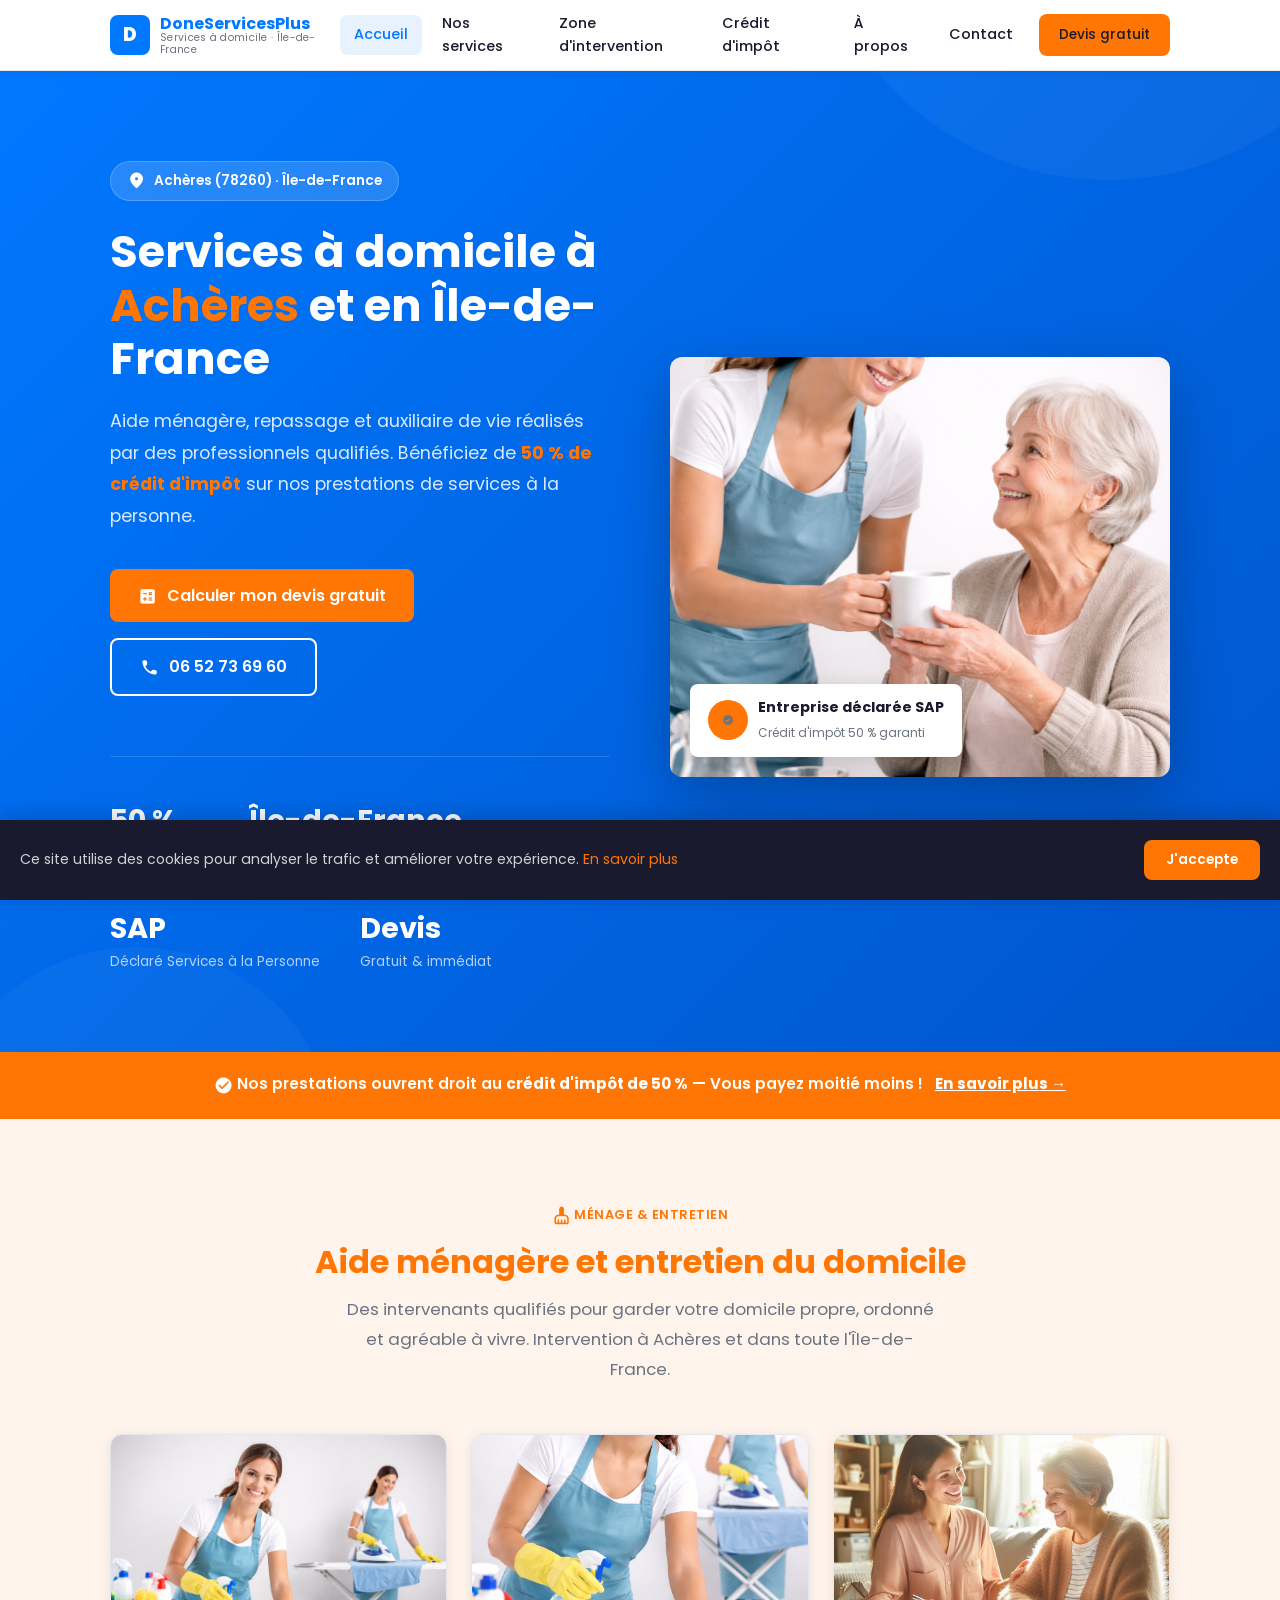
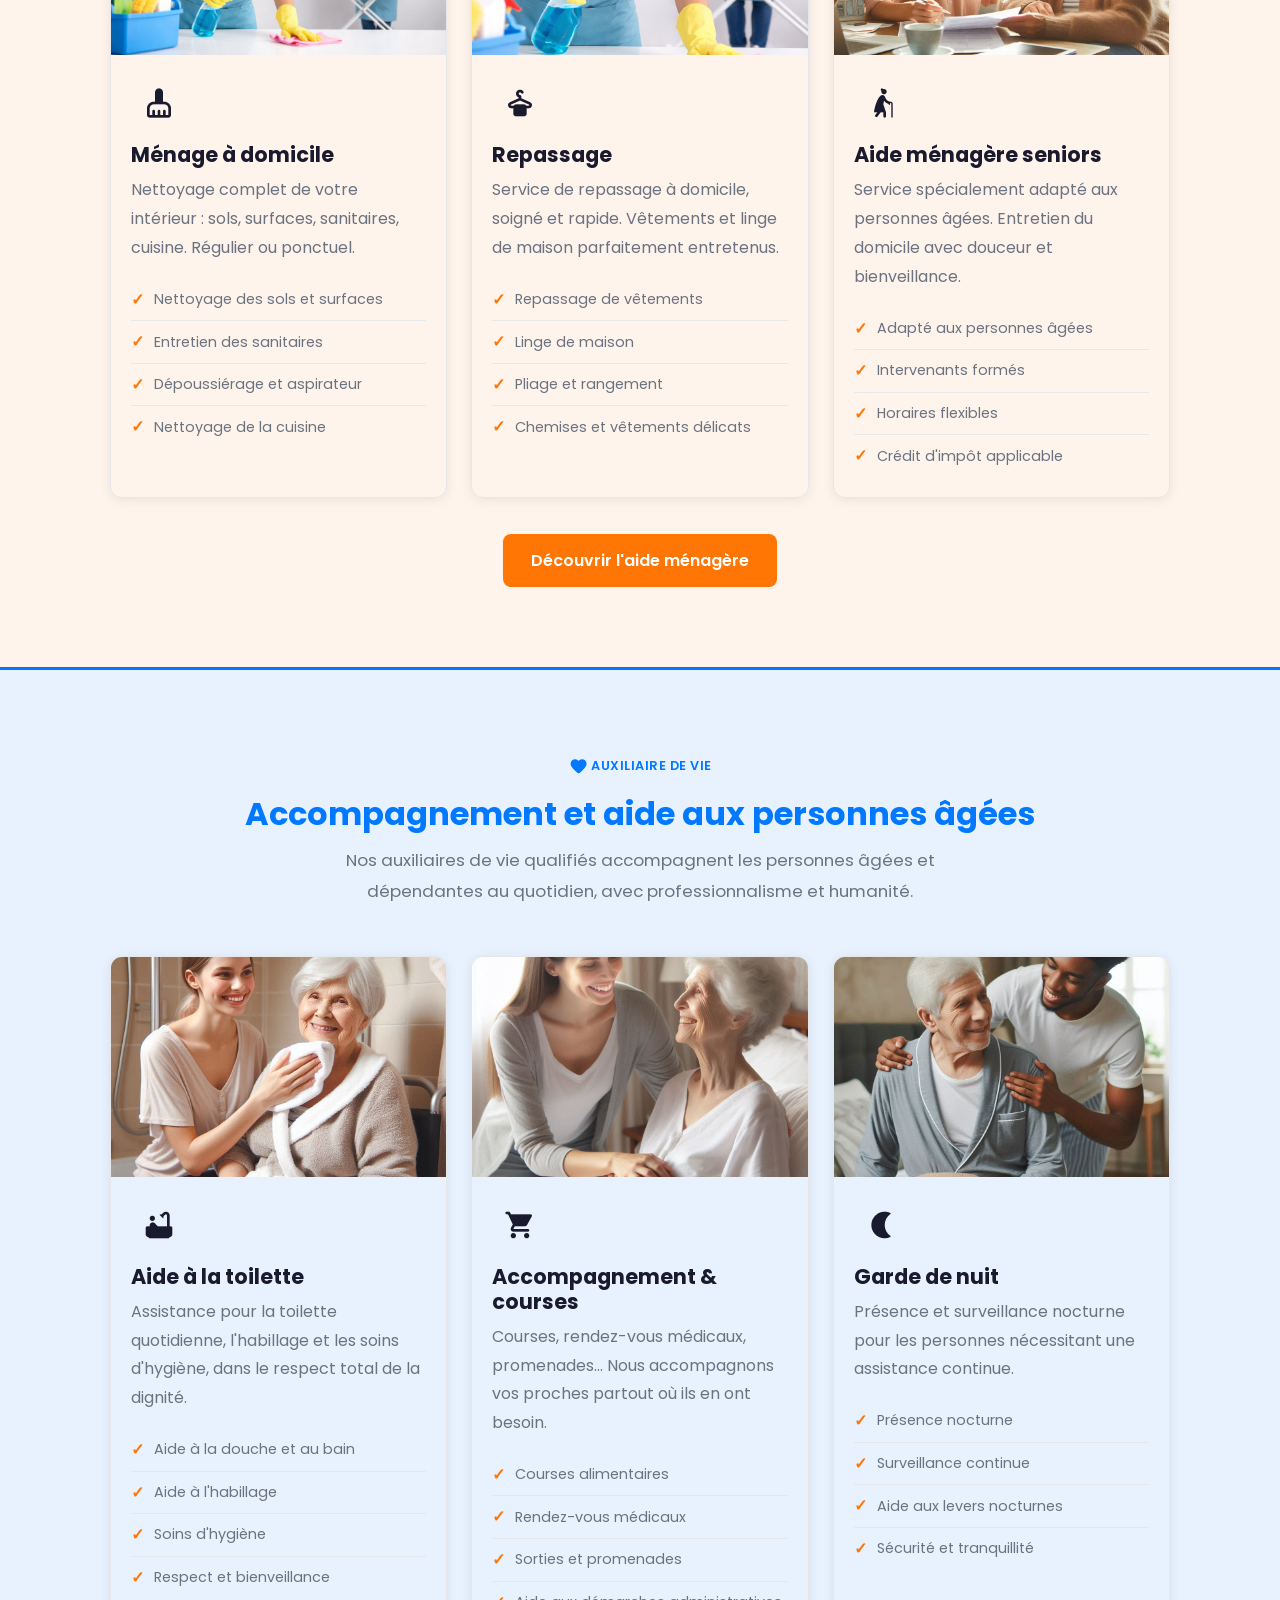
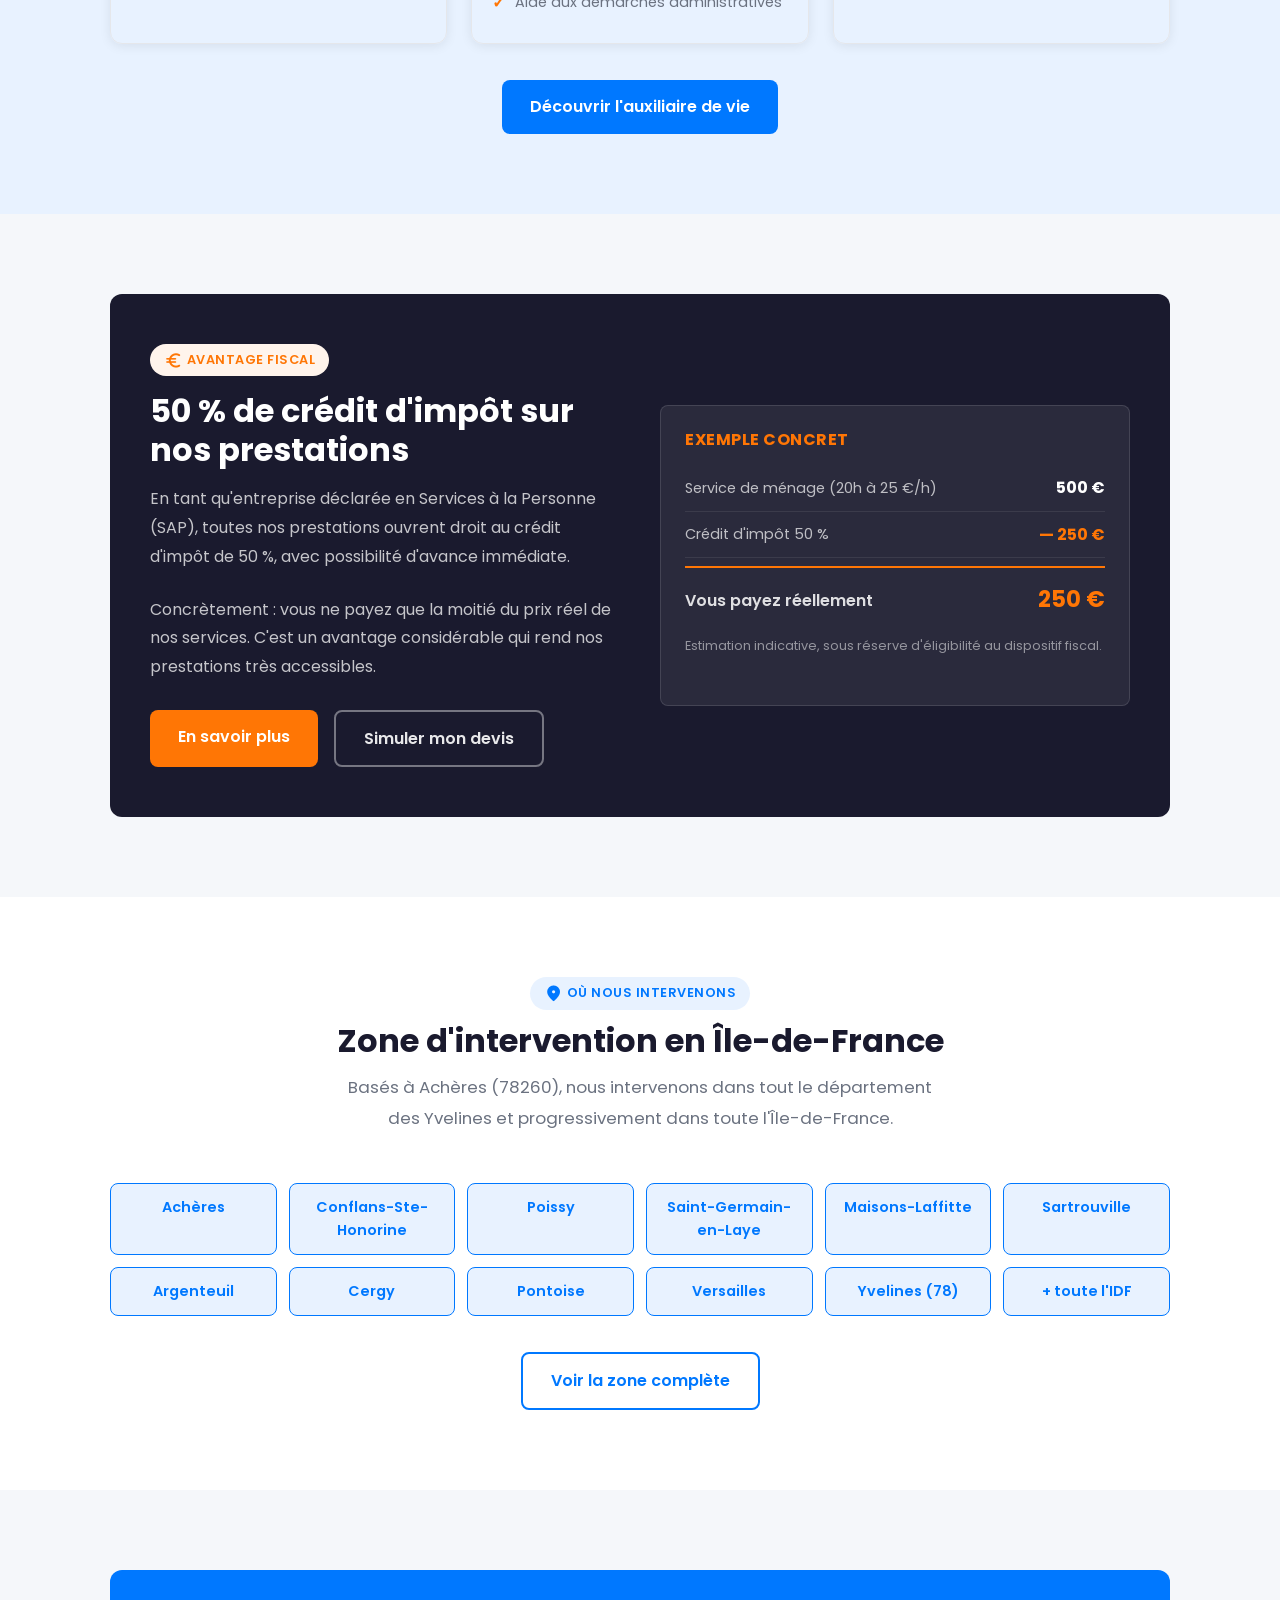
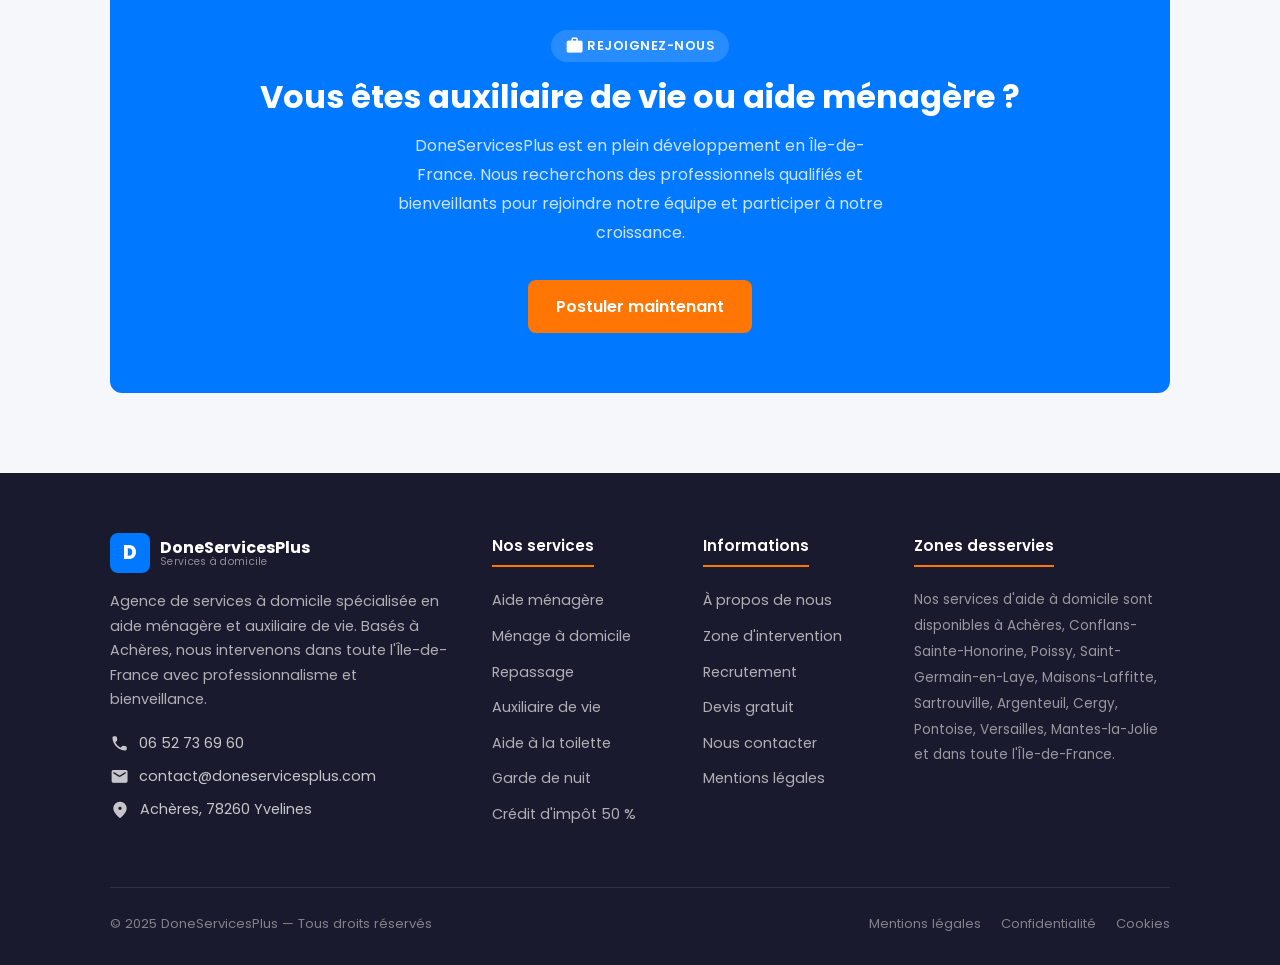
<file: index.html>
<!DOCTYPE html>
<html lang="fr">
<head>
  <meta charset="UTF-8">
  <meta name="viewport" content="width=device-width, initial-scale=1.0">

  <!-- SEO -->
  <title>Services à domicile à Achères et en Île-de-France | DoneServicesPlus</title>
  <meta name="description" content="DoneServicesPlus, agence de services à domicile à Achères. Aide ménagère, repassage, auxiliaire de vie et accompagnement personnes âgées en Île-de-France. Crédit d'impôt 50 %. Devis gratuit.">
  <meta name="robots" content="index, follow">
  <link rel="canonical" href="https://doneservicesplus.com/">

  <!-- Open Graph -->
  <meta property="og:title" content="Services à domicile à Achères | DoneServicesPlus">
  <meta property="og:description" content="Aide ménagère et auxiliaire de vie en Île-de-France avec 50 % de crédit d'impôt. Devis gratuit en ligne.">
  <meta property="og:type" content="website">
  <meta property="og:url" content="https://doneservicesplus.com/">
  <meta property="og:locale" content="fr_FR">

  <!-- Schema.org LocalBusiness -->
  <script type="application/ld+json">
  {
    "@context": "https://schema.org",
    "@type": "HomeAndConstructionBusiness",
    "name": "DoneServicesPlus",
    "description": "Agence de services à domicile spécialisée en aide ménagère et auxiliaire de vie en Île-de-France.",
    "url": "https://doneservicesplus.com",
    "telephone": "+33652736960",
    "email": "contact@doneservicesplus.com",
    "address": {
      "@type": "PostalAddress",
      "addressLocality": "Achères",
      "postalCode": "78260",
      "addressRegion": "Île-de-France",
      "addressCountry": "FR"
    },
    "areaServed": "Île-de-France",
    "priceRange": "€€",
    "serviceType": [
      "Aide ménagère",
      "Auxiliaire de vie",
      "Ménage à domicile",
      "Repassage",
      "Services à la personne"
    ]
  }
  </script>

  <!-- Fonts -->
  <link rel="preconnect" href="https://fonts.googleapis.com">
  <link rel="preconnect" href="https://fonts.gstatic.com" crossorigin>
  <link href="https://fonts.googleapis.com/css2?family=Poppins:wght@400;500;600;700;800&display=swap" rel="stylesheet">

  <!-- CSS -->
  <link rel="stylesheet" href="css/style.css">

  <style>
    /* Animations fade-in */
    .fade-in {
      opacity: 0;
      transform: translateY(20px);
      transition: opacity 0.5s ease, transform 0.5s ease;
    }
    .fade-in.visible {
      opacity: 1;
      transform: translateY(0);
    }
  </style>
  <link rel="apple-touch-icon" sizes="180x180" href="assets/images/favicon_io/apple-touch-icon.png">
  <link rel="icon" type="image/png" sizes="32x32" href="assets/images/favicon_io/favicon-32x32.png">
  <link rel="icon" type="image/png" sizes="16x16" href="assets/images/favicon_io/favicon-16x16.png">
  <link rel="manifest" href="assets/images/favicon_io/site.webmanifest">
  <link rel="shortcut icon" href="assets/images/favicon_io/favicon.ico">
</head>

<body>

  <!-- ========== HEADER ========== -->
  <header class="header">
    <div class="container">
      <div class="header-inner">

        <!-- Logo -->
        <a href="index.html" class="logo">
          <div class="logo-icon">D</div>
          <div class="logo-text">
            <span class="logo-name">DoneServicesPlus</span>
            <span class="logo-tagline">Services à domicile · Île-de-France</span>
          </div>
        </a>

        <!-- Navigation desktop -->
        <nav class="nav">
          <a href="index.html">Accueil</a>
          <a href="nos-services.html">Nos services</a>
          <a href="zone-intervention-ile-de-france.html">Zone d'intervention</a>
          <a href="credit-impot-50-services-personne.html">Crédit d'impôt</a>
          <a href="a-propos.html">À propos</a>
          <a href="contact.html">Contact</a>
          <a href="devis.html" class="btn btn-orange">Devis gratuit</a>
        </nav>

        <!-- Hamburger mobile -->
        <button class="hamburger" aria-label="Menu" aria-expanded="false">
          <span></span>
          <span></span>
          <span></span>
        </button>

      </div>
    </div>

    <!-- Menu mobile -->
    <nav class="mobile-menu">
      <a href="index.html"><span class="mi mi-sm">home</span> Accueil</a>
      <a href="nos-services.html"><span class="mi mi-sm">room_service</span> Nos services</a>
      <a href="aide-menagere-acheres.html"><span class="mi mi-sm">cleaning_services</span> Aide ménagère</a>
      <a href="auxiliaire-de-vie-acheres.html"><span class="mi mi-sm">favorite</span> Auxiliaire de vie</a>
      <a href="zone-intervention-ile-de-france.html"><span class="mi mi-sm">location_on</span> Zone d'intervention</a>
      <a href="credit-impot-50-services-personne.html"><span class="mi mi-sm">euro</span> Crédit d'impôt 50 %</a>
      <a href="recrutement.html"><span class="mi mi-sm">work</span> Recrutement</a>
      <a href="a-propos.html"><span class="mi mi-sm">info</span> À propos</a>
      <a href="contact.html"><span class="mi mi-sm">call</span> Contact</a>
      <a href="devis.html" class="btn btn-orange">Obtenir un devis gratuit</a>
    </nav>
  </header>

  <!-- ========== HERO ========== -->
  <section class="hero">
    <div class="container">
      <div class="hero-split">

        <!-- Texte -->
        <div class="hero-content">
          <div class="hero-badge">
            <span class="mi mi-sm">location_on</span> Achères (78260) · Île-de-France
          </div>

          <h1>Services à domicile à <span>Achères</span> et en Île-de-France</h1>

          <p>
            Aide ménagère, repassage et auxiliaire de vie réalisés par des professionnels qualifiés.
            Bénéficiez de <strong style="color:#FF7605">50 % de crédit d'impôt</strong> sur nos prestations de services à la personne.
          </p>

          <div class="hero-cta">
            <a href="devis.html" class="btn btn-orange" onclick="trackEvent('clic_devis_hero')">
              <span class="mi mi-sm" style="margin-right:6px;">calculate</span> Calculer mon devis gratuit
            </a>
            <a href="tel:+33652736960" class="btn btn-outline" onclick="trackEvent('clic_tel_hero')">
              <span class="mi mi-sm" style="margin-right:6px;">phone</span> 06 52 73 69 60
            </a>
          </div>

          <div class="hero-stats">
            <div class="hero-stat">
              <strong>50 %</strong>
              <span>Crédit d'impôt</span>
            </div>
            <div class="hero-stat">
              <strong>Île-de-France</strong>
              <span>Zone d'intervention</span>
            </div>
            <div class="hero-stat">
              <strong>SAP</strong>
              <span>Déclaré Services à la Personne</span>
            </div>
            <div class="hero-stat">
              <strong>Devis</strong>
              <span>Gratuit & immédiat</span>
            </div>
          </div>
        </div>

        <!-- Image -->
        <div class="hero-image-wrap">
          <img src="assets/images/service_personne_ag%C3%A9e.png"
               alt="Service à domicile professionnel DoneServicesPlus — Île-de-France"
               loading="eager">
          <div class="hero-image-badge">
            <div class="icon"><span class="mi">verified</span></div>
            <div>
              <strong>Entreprise déclarée SAP</strong>
              <span>Crédit d'impôt 50 % garanti</span>
            </div>
          </div>
        </div>

      </div>
    </div>
  </section>

  <!-- ========== BANDEAU CRÉDIT D'IMPÔT ========== -->
  <div class="bandeau-impot">
    <div class="container">
      <p>
        <span class="mi mi-sm">check_circle</span> Nos prestations ouvrent droit au <strong>crédit d'impôt de 50 %</strong> — Vous payez moitié moins !
        <a href="credit-impot-50-services-personne.html">En savoir plus →</a>
      </p>
    </div>
  </div>

  <!-- ========== SECTION AIDE MÉNAGÈRE ========== -->
  <section class="section section-menage">
    <div class="container">

      <div class="section-title">
        <span class="badge badge-orange"><span class="mi mi-sm">cleaning_services</span> Ménage & Entretien</span>
        <h2>Aide ménagère et entretien du domicile</h2>
        <p>
          Des intervenants qualifiés pour garder votre domicile propre, ordonné et agréable à vivre.
          Intervention à Achères et dans toute l'Île-de-France.
        </p>
      </div>

      <div class="grid-3">

        <div class="photo-card">
          <img src="assets/images/menage.png" alt="Ménage à domicile DoneServicesPlus" loading="lazy">
          <div class="photo-card-body">
            <div class="card-icon card-icon-orange" style="margin-bottom:12px;"><span class="mi mi-lg">cleaning_services</span></div>
            <h3>Ménage à domicile</h3>
            <p>Nettoyage complet de votre intérieur : sols, surfaces, sanitaires, cuisine. Régulier ou ponctuel.</p>
            <ul class="service-list">
              <li>Nettoyage des sols et surfaces</li>
              <li>Entretien des sanitaires</li>
              <li>Dépoussiérage et aspirateur</li>
              <li>Nettoyage de la cuisine</li>
            </ul>
          </div>
        </div>

        <div class="photo-card">
          <img src="assets/images/menage%20%26%20repassage.png" alt="Repassage à domicile DoneServicesPlus" loading="lazy">
          <div class="photo-card-body">
            <div class="card-icon card-icon-orange" style="margin-bottom:12px;"><span class="mi mi-lg">dry_cleaning</span></div>
            <h3>Repassage</h3>
            <p>Service de repassage à domicile, soigné et rapide. Vêtements et linge de maison parfaitement entretenus.</p>
            <ul class="service-list">
              <li>Repassage de vêtements</li>
              <li>Linge de maison</li>
              <li>Pliage et rangement</li>
              <li>Chemises et vêtements délicats</li>
            </ul>
          </div>
        </div>

        <div class="photo-card">
          <img src="assets/images/assistance%20personnalis%C3%A9e_une%20jeune%20femme%20souriante%20remplisse%20des%20paperasse%20accompagn%C3%A9e%20d'une%20dame%20ag%C3%A9e.jpg" alt="Aide ménagère seniors DoneServicesPlus" loading="lazy">
          <div class="photo-card-body">
            <div class="card-icon card-icon-orange" style="margin-bottom:12px;"><span class="mi mi-lg">elderly_woman</span></div>
            <h3>Aide ménagère seniors</h3>
            <p>Service spécialement adapté aux personnes âgées. Entretien du domicile avec douceur et bienveillance.</p>
            <ul class="service-list">
              <li>Adapté aux personnes âgées</li>
              <li>Intervenants formés</li>
              <li>Horaires flexibles</li>
              <li>Crédit d'impôt applicable</li>
            </ul>
          </div>
        </div>

      </div>

      <div style="text-align:center; margin-top:36px;">
        <a href="aide-menagere-acheres.html" class="btn btn-orange">Découvrir l'aide ménagère</a>
      </div>

    </div>
  </section>

  <!-- ========== SECTION AUXILIAIRE DE VIE ========== -->
  <section class="section section-auxiliaire">
    <div class="container">

      <div class="section-title">
        <span class="badge badge-blue"><span class="mi mi-sm">favorite</span> Auxiliaire de vie</span>
        <h2>Accompagnement et aide aux personnes âgées</h2>
        <p>
          Nos auxiliaires de vie qualifiés accompagnent les personnes âgées et dépendantes au quotidien,
          avec professionnalisme et humanité.
        </p>
      </div>

      <div class="grid-3">

        <div class="photo-card">
          <img src="assets/images/aide%20%C3%A0%20la%20toilette.jpg" alt="Aide à la toilette DoneServicesPlus" loading="lazy">
          <div class="photo-card-body">
            <div class="card-icon card-icon-blue" style="margin-bottom:12px;"><span class="mi mi-lg">bathtub</span></div>
            <h3>Aide à la toilette</h3>
            <p>Assistance pour la toilette quotidienne, l'habillage et les soins d'hygiène, dans le respect total de la dignité.</p>
            <ul class="service-list">
              <li>Aide à la douche et au bain</li>
              <li>Aide à l'habillage</li>
              <li>Soins d'hygiène</li>
              <li>Respect et bienveillance</li>
            </ul>
          </div>
        </div>

        <div class="photo-card">
          <img src="assets/images/jeune%20femme%20aide%20%C3%A0%20coucher%20une%20femme%20ag%C3%A9e.jpg" alt="Accompagnement personnes âgées DoneServicesPlus" loading="lazy">
          <div class="photo-card-body">
            <div class="card-icon card-icon-blue" style="margin-bottom:12px;"><span class="mi mi-lg">shopping_cart</span></div>
            <h3>Accompagnement & courses</h3>
            <p>Courses, rendez-vous médicaux, promenades... Nous accompagnons vos proches partout où ils en ont besoin.</p>
            <ul class="service-list">
              <li>Courses alimentaires</li>
              <li>Rendez-vous médicaux</li>
              <li>Sorties et promenades</li>
              <li>Aide aux démarches administratives</li>
            </ul>
          </div>
        </div>

        <div class="photo-card">
          <img src="assets/images/aide%20au%20coucher%20et%20lever.jpg" alt="Garde de nuit auxiliaire de vie DoneServicesPlus" loading="lazy">
          <div class="photo-card-body">
            <div class="card-icon card-icon-blue" style="margin-bottom:12px;"><span class="mi mi-lg">nightlight</span></div>
            <h3>Garde de nuit</h3>
            <p>Présence et surveillance nocturne pour les personnes nécessitant une assistance continue.</p>
            <ul class="service-list">
              <li>Présence nocturne</li>
              <li>Surveillance continue</li>
              <li>Aide aux levers nocturnes</li>
              <li>Sécurité et tranquillité</li>
            </ul>
          </div>
        </div>

      </div>

      <div style="text-align:center; margin-top:36px;">
        <a href="auxiliaire-de-vie-acheres.html" class="btn btn-blue">Découvrir l'auxiliaire de vie</a>
      </div>

    </div>
  </section>

  <!-- ========== SECTION CRÉDIT D'IMPÔT ========== -->
  <section class="section" style="background: var(--grey-light);">
    <div class="container">
      <div class="credit-block">

        <div>
          <span class="badge badge-orange" style="margin-bottom:16px;"><span class="mi mi-sm">euro</span> Avantage fiscal</span>
          <h2>50 % de crédit d'impôt sur nos prestations</h2>
          <p>
            En tant qu'entreprise déclarée en Services à la Personne (SAP),
            toutes nos prestations ouvrent droit au crédit d'impôt de 50 %,
            avec possibilité d'avance immédiate.
          </p>
          <p style="margin-top:12px;">
            Concrètement : vous ne payez que la moitié du prix réel de nos services.
            C'est un avantage considérable qui rend nos prestations très accessibles.
          </p>
          <div style="margin-top:28px; display:flex; gap:16px; flex-wrap:wrap;">
            <a href="credit-impot-50-services-personne.html" class="btn btn-orange">En savoir plus</a>
            <a href="devis.html" class="btn btn-outline" style="border-color:rgba(255,255,255,0.4); color:rgba(255,255,255,0.9);">Simuler mon devis</a>
          </div>
        </div>

        <div class="credit-example">
          <h3>Exemple concret</h3>
          <div class="credit-line">
            <span>Service de ménage (20h à 25 €/h)</span>
            <strong>500 €</strong>
          </div>
          <div class="credit-line">
            <span>Crédit d'impôt 50 %</span>
            <strong style="color:var(--orange);">— 250 €</strong>
          </div>
          <div class="credit-final">
            <span>Vous payez réellement</span>
            <strong>250 €</strong>
          </div>
          <p style="margin-top:16px; font-size:0.8rem; color:rgba(255,255,255,0.5);">
            Estimation indicative, sous réserve d'éligibilité au dispositif fiscal.
          </p>
        </div>

      </div>
    </div>
  </section>

  <!-- ========== SECTION ZONE D'INTERVENTION ========== -->
  <section class="section">
    <div class="container">

      <div class="section-title">
        <span class="badge badge-blue"><span class="mi mi-sm">location_on</span> Où nous intervenons</span>
        <h2>Zone d'intervention en Île-de-France</h2>
        <p>
          Basés à Achères (78260), nous intervenons dans tout le département des Yvelines
          et progressivement dans toute l'Île-de-France.
        </p>
      </div>

      <div class="zone-grid">
        <div class="zone-item">Achères</div>
        <div class="zone-item">Conflans-Ste-Honorine</div>
        <div class="zone-item">Poissy</div>
        <div class="zone-item">Saint-Germain-en-Laye</div>
        <div class="zone-item">Maisons-Laffitte</div>
        <div class="zone-item">Sartrouville</div>
        <div class="zone-item">Argenteuil</div>
        <div class="zone-item">Cergy</div>
        <div class="zone-item">Pontoise</div>
        <div class="zone-item">Versailles</div>
        <div class="zone-item">Yvelines (78)</div>
        <div class="zone-item">+ toute l'IDF</div>
      </div>

      <div style="text-align:center; margin-top:36px;">
        <a href="zone-intervention-ile-de-france.html" class="btn btn-outline-blue">Voir la zone complète</a>
      </div>

    </div>
  </section>

  <!-- ========== SECTION RECRUTEMENT ========== -->
  <section class="section" style="background: var(--grey-light); padding-bottom:80px;">
    <div class="container">
      <div class="recrutement-block">
        <span class="badge" style="background:rgba(255,255,255,0.15); color:white; margin-bottom:16px;"><span class="mi mi-sm">work</span> Rejoignez-nous</span>
        <h2>Vous êtes auxiliaire de vie ou aide ménagère ?</h2>
        <p>
          DoneServicesPlus est en plein développement en Île-de-France.
          Nous recherchons des professionnels qualifiés et bienveillants pour rejoindre notre équipe
          et participer à notre croissance.
        </p>
        <a href="recrutement.html" class="btn btn-orange">Postuler maintenant</a>
      </div>
    </div>
  </section>

  <!-- ========== FOOTER ========== -->
  <footer class="footer">
    <div class="container">
      <div class="footer-grid">

        <!-- Colonne 1 : infos -->
        <div>
          <div class="footer-logo">
            <div class="logo-icon">D</div>
            <div class="logo-text">
              <span class="logo-name">DoneServicesPlus</span>
              <span class="logo-tagline">Services à domicile</span>
            </div>
          </div>
          <p class="footer-desc">
            Agence de services à domicile spécialisée en aide ménagère et auxiliaire de vie.
            Basés à Achères, nous intervenons dans toute l'Île-de-France avec professionnalisme et bienveillance.
          </p>
          <div class="footer-contact-item">
            <span class="mi mi-sm">call</span>
            <a href="tel:+33652736960">06 52 73 69 60</a>
          </div>
          <div class="footer-contact-item">
            <span class="mi mi-sm">mail</span>
            <a href="mailto:contact@doneservicesplus.com">contact@doneservicesplus.com</a>
          </div>
          <div class="footer-contact-item">
            <span><span class="mi">location_on</span></span>
            <span>Achères, 78260 Yvelines</span>
          </div>
        </div>

        <!-- Colonne 2 : Services -->
        <div class="footer-col">
          <h4>Nos services</h4>
          <ul>
            <li><a href="aide-menagere-acheres.html">Aide ménagère</a></li>
            <li><a href="aide-menagere-acheres.html">Ménage à domicile</a></li>
            <li><a href="aide-menagere-acheres.html">Repassage</a></li>
            <li><a href="auxiliaire-de-vie-acheres.html">Auxiliaire de vie</a></li>
            <li><a href="auxiliaire-de-vie-acheres.html">Aide à la toilette</a></li>
            <li><a href="auxiliaire-de-vie-acheres.html">Garde de nuit</a></li>
            <li><a href="credit-impot-50-services-personne.html">Crédit d'impôt 50 %</a></li>
          </ul>
        </div>

        <!-- Colonne 3 : Liens utiles -->
        <div class="footer-col">
          <h4>Informations</h4>
          <ul>
            <li><a href="a-propos.html">À propos de nous</a></li>
            <li><a href="zone-intervention-ile-de-france.html">Zone d'intervention</a></li>
            <li><a href="recrutement.html">Recrutement</a></li>
            <li><a href="devis.html">Devis gratuit</a></li>
            <li><a href="contact.html">Nous contacter</a></li>
            <li><a href="mentions-legales.html">Mentions légales</a></li>
          </ul>
        </div>

        <!-- Colonne 4 : Villes -->
        <div class="footer-col">
          <h4>Zones desservies</h4>
          <p class="footer-villes">
            Nos services d'aide à domicile sont disponibles à Achères, Conflans-Sainte-Honorine, Poissy, Saint-Germain-en-Laye, Maisons-Laffitte, Sartrouville, Argenteuil, Cergy, Pontoise, Versailles, Mantes-la-Jolie et dans toute l'Île-de-France.
          </p>
        </div>

      </div>

      <!-- Footer bottom -->
      <div class="footer-bottom">
        <p>© 2025 DoneServicesPlus — Tous droits réservés</p>
        <div style="display:flex; gap:20px;">
          <a href="mentions-legales.html">Mentions légales</a>
          <a href="mentions-legales.html#confidentialite">Confidentialité</a>
          <a href="mentions-legales.html#cookies">Cookies</a>
        </div>
      </div>

    </div>
  </footer>

  <!-- ========== BANNIÈRE COOKIES ========== -->
  <div id="cookie-banner">
    <p>
      Ce site utilise des cookies pour analyser le trafic et améliorer votre expérience.
      <a href="mentions-legales.html#cookies">En savoir plus</a>
    </p>
    <button id="cookie-accept" class="btn btn-orange">J'accepte</button>
  </div>

  <!-- JS -->
  <script src="js/main.js"></script>

</body>
</html>
</file>
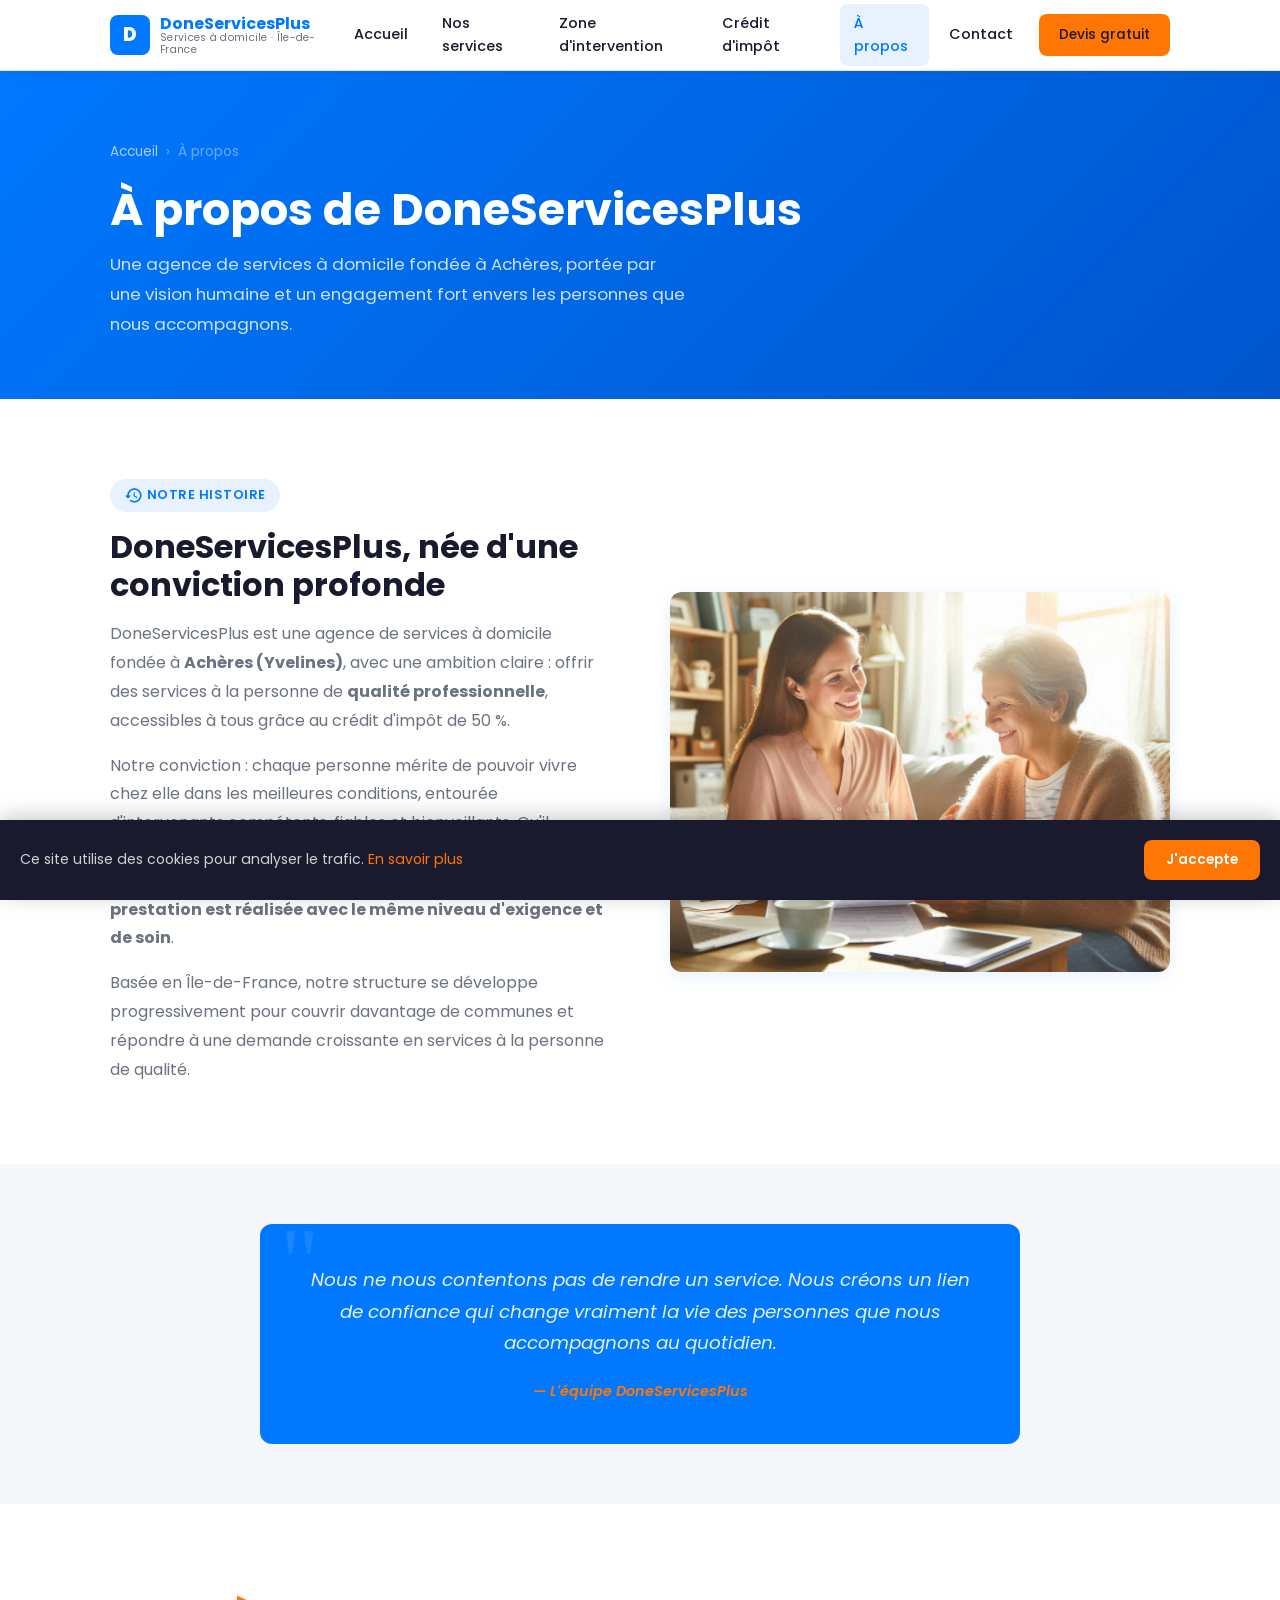
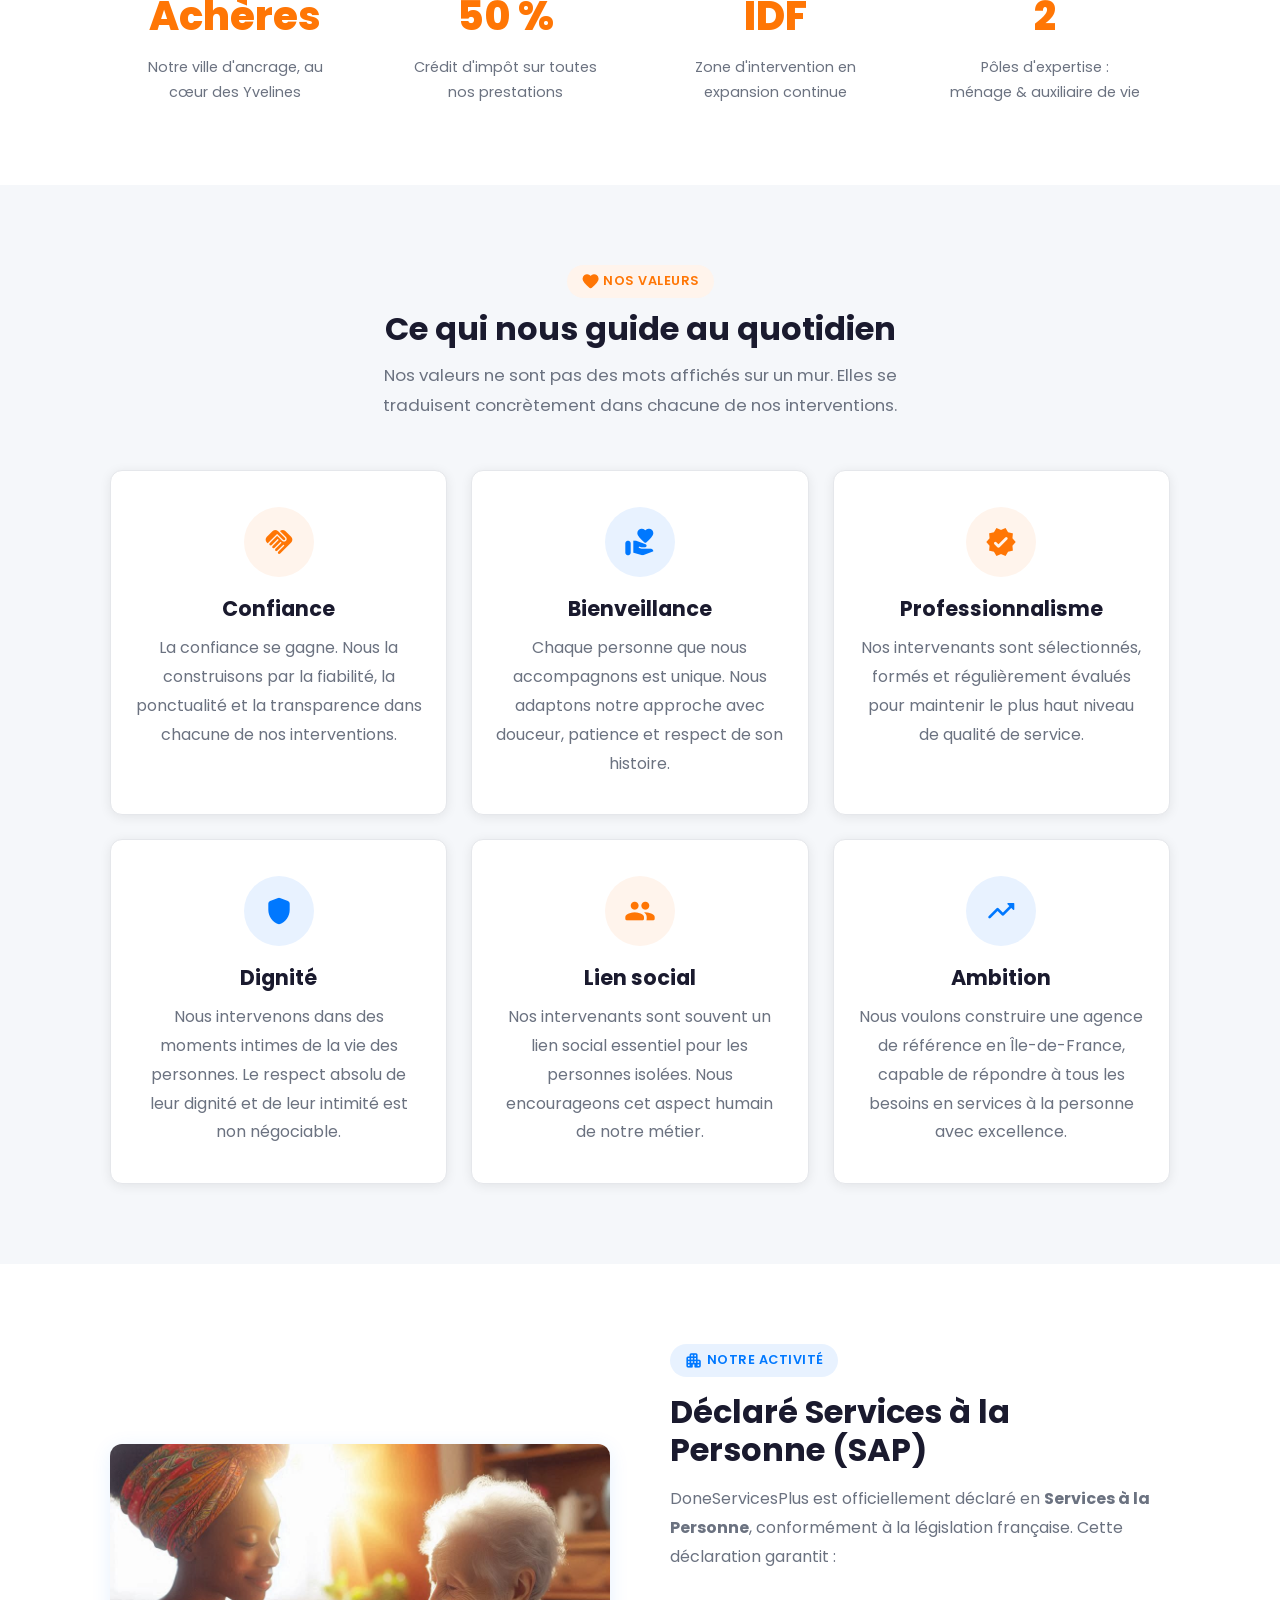
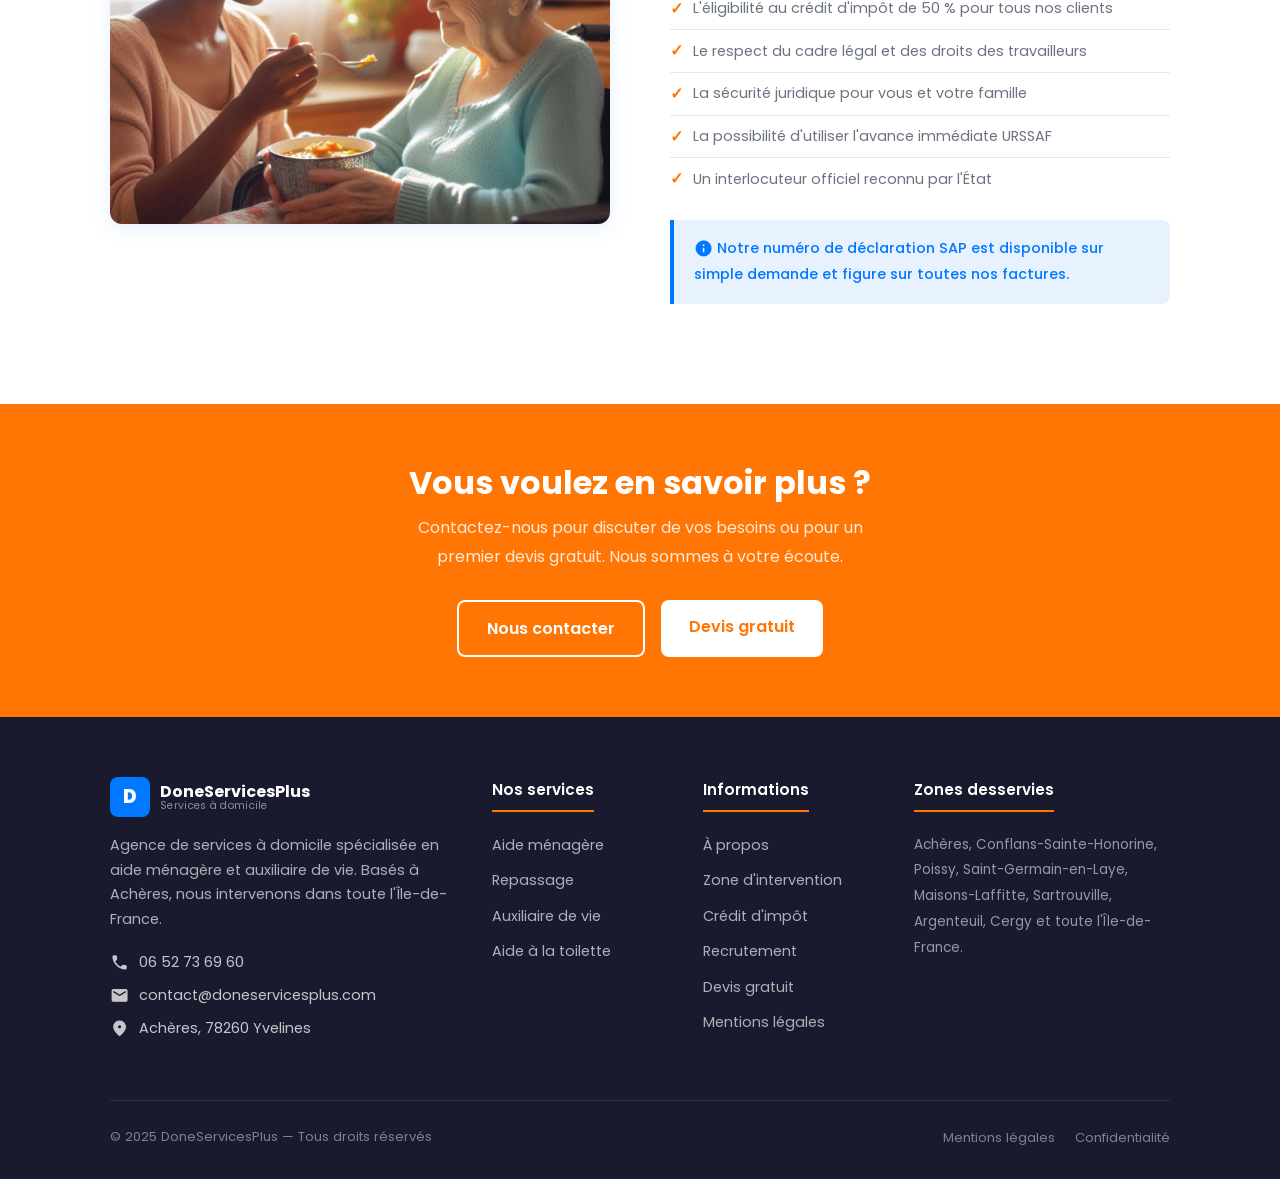
<file: a-propos.html>
<!DOCTYPE html>
<html lang="fr">
<head>
  <meta charset="UTF-8">
  <meta name="viewport" content="width=device-width, initial-scale=1.0">

  <title>À propos de DoneServicesPlus — Agence de services à domicile à Achères</title>
  <meta name="description" content="DoneServicesPlus, agence de services à domicile fondée à Achères. Notre mission : apporter aide ménagère et auxiliaire de vie de qualité en Île-de-France, avec professionnalisme et humanité.">
  <meta name="robots" content="index, follow">
  <link rel="canonical" href="https://doneservicesplus.com/a-propos.html">

  <link rel="preconnect" href="https://fonts.googleapis.com">
  <link rel="preconnect" href="https://fonts.gstatic.com" crossorigin>
  <link href="https://fonts.googleapis.com/css2?family=Poppins:wght@400;500;600;700;800&display=swap" rel="stylesheet">
  <link rel="stylesheet" href="css/style.css">

  <style>
    .fade-in { opacity:0; transform:translateY(20px); transition:opacity .5s ease,transform .5s ease; }
    .fade-in.visible { opacity:1; transform:translateY(0); }

    .valeur-big {
      text-align: center;
      padding: 36px 24px;
      border-radius: var(--radius);
      background: var(--white);
      border: 1px solid var(--border);
      box-shadow: var(--shadow-card);
      transition: transform var(--transition), box-shadow var(--transition);
    }
    .valeur-big:hover {
      transform: translateY(-6px);
      box-shadow: var(--shadow);
    }
    .valeur-big .icon-wrap {
      width: 70px;
      height: 70px;
      border-radius: 50%;
      display: flex;
      align-items: center;
      justify-content: center;
      margin: 0 auto 20px;
    }
    .valeur-big h3 { margin-bottom: 12px; color: var(--dark); }

    .stat-big {
      text-align: center;
      padding: 30px;
    }
    .stat-big strong {
      display: block;
      font-size: 2.5rem;
      font-weight: 800;
      color: var(--orange);
      margin-bottom: 6px;
    }
    .stat-big span {
      color: var(--grey);
      font-size: .9rem;
    }

    .citation {
      background: var(--blue);
      border-radius: var(--radius);
      padding: 40px;
      text-align: center;
      position: relative;
    }
    .citation::before {
      content: '"';
      font-size: 6rem;
      color: rgba(255,255,255,.1);
      position: absolute;
      top: -10px;
      left: 20px;
      line-height: 1;
      font-family: Georgia, serif;
    }
    .citation p {
      color: rgba(255,255,255,.9);
      font-size: 1.15rem;
      font-style: italic;
      line-height: 1.7;
      position: relative;
      z-index: 1;
      margin-bottom: 20px;
    }
    .citation cite {
      color: var(--orange);
      font-weight: 600;
      font-size: .9rem;
    }
  </style>
  <link rel="apple-touch-icon" sizes="180x180" href="assets/images/favicon_io/apple-touch-icon.png">
  <link rel="icon" type="image/png" sizes="32x32" href="assets/images/favicon_io/favicon-32x32.png">
  <link rel="icon" type="image/png" sizes="16x16" href="assets/images/favicon_io/favicon-16x16.png">
  <link rel="manifest" href="assets/images/favicon_io/site.webmanifest">
  <link rel="shortcut icon" href="assets/images/favicon_io/favicon.ico">
</head>

<body>

  <!-- HEADER -->
  <header class="header">
    <div class="container">
      <div class="header-inner">
        <a href="index.html" class="logo">
          <div class="logo-icon">D</div>
          <div class="logo-text">
            <span class="logo-name">DoneServicesPlus</span>
            <span class="logo-tagline">Services à domicile · Île-de-France</span>
          </div>
        </a>
        <nav class="nav">
          <a href="index.html">Accueil</a>
          <a href="nos-services.html">Nos services</a>
          <a href="zone-intervention-ile-de-france.html">Zone d'intervention</a>
          <a href="credit-impot-50-services-personne.html">Crédit d'impôt</a>
          <a href="a-propos.html" class="active">À propos</a>
          <a href="contact.html">Contact</a>
          <a href="devis.html" class="btn btn-orange">Devis gratuit</a>
        </nav>
        <button class="hamburger" aria-label="Menu"><span></span><span></span><span></span></button>
      </div>
    </div>
    <nav class="mobile-menu">
      <a href="index.html">Accueil</a>
      <a href="nos-services.html">Nos services</a>
      <a href="aide-menagere-acheres.html">Aide ménagère</a>
      <a href="auxiliaire-de-vie-acheres.html">Auxiliaire de vie</a>
      <a href="zone-intervention-ile-de-france.html">Zone d'intervention</a>
      <a href="credit-impot-50-services-personne.html">Crédit d'impôt 50 %</a>
      <a href="recrutement.html">Recrutement</a>
      <a href="a-propos.html" class="active">À propos</a>
      <a href="contact.html">Contact</a>
      <a href="devis.html" class="btn btn-orange">Devis gratuit</a>
    </nav>
  </header>

  <!-- PAGE HERO -->
  <section class="page-hero">
    <div class="container">
      <nav class="breadcrumb">
        <a href="index.html">Accueil</a><span>›</span><span>À propos</span>
      </nav>
      <h1>À propos de DoneServicesPlus</h1>
      <p>Une agence de services à domicile fondée à Achères, portée par une vision humaine et un engagement fort envers les personnes que nous accompagnons.</p>
    </div>
  </section>

  <!-- NOTRE HISTOIRE -->
  <section class="section">
    <div class="container">
      <div class="section-img-split" style="gap:60px; align-items:center;">

        <div>
          <span class="badge badge-blue" style="margin-bottom:16px;"><span class="mi mi-sm">history</span> Notre histoire</span>
          <h2>DoneServicesPlus, née d'une conviction profonde</h2>
          <p style="margin:16px 0;">
            DoneServicesPlus est une agence de services à domicile fondée à <strong>Achères (Yvelines)</strong>,
            avec une ambition claire : offrir des services à la personne de <strong>qualité professionnelle</strong>,
            accessibles à tous grâce au crédit d'impôt de 50 %.
          </p>
          <p style="margin-bottom:16px;">
            Notre conviction : chaque personne mérite de pouvoir vivre chez elle dans les meilleures conditions,
            entourée d'intervenants compétents, fiables et bienveillants.
            Qu'il s'agisse d'aide ménagère, de repassage ou d'accompagnement pour les personnes âgées,
            <strong>chaque prestation est réalisée avec le même niveau d'exigence et de soin</strong>.
          </p>
          <p>
            Basée en Île-de-France, notre structure se développe progressivement pour couvrir davantage de communes
            et répondre à une demande croissante en services à la personne de qualité.
          </p>
        </div>

        <div class="section-img-wrap">
          <img src="assets/images/assistance%20personnalis%C3%A9e_une%20jeune%20femme%20souriante%20remplisse%20des%20paperasse%20accompagn%C3%A9e%20d'une%20dame%20ag%C3%A9e.jpg"
               alt="Assistance personnalisée DoneServicesPlus"
               loading="eager">
        </div>

      </div>
    </div>
  </section>

  <!-- CITATION -->
  <section class="section-sm" style="background:var(--grey-light); padding:60px 0;">
    <div class="container" style="max-width:800px;">
      <div class="citation">
        <p>Nous ne nous contentons pas de rendre un service. Nous créons un lien de confiance qui change vraiment la vie des personnes que nous accompagnons au quotidien.</p>
        <cite>— L'équipe DoneServicesPlus</cite>
      </div>
    </div>
  </section>

  <!-- CHIFFRES -->
  <section class="section-sm">
    <div class="container">
      <div class="grid-4">
        <div class="stat-big">
          <strong>Achères</strong>
          <span>Notre ville d'ancrage, au cœur des Yvelines</span>
        </div>
        <div class="stat-big">
          <strong>50 %</strong>
          <span>Crédit d'impôt sur toutes nos prestations</span>
        </div>
        <div class="stat-big">
          <strong>IDF</strong>
          <span>Zone d'intervention en expansion continue</span>
        </div>
        <div class="stat-big">
          <strong>2</strong>
          <span>Pôles d'expertise : ménage & auxiliaire de vie</span>
        </div>
      </div>
    </div>
  </section>

  <!-- NOS VALEURS -->
  <section class="section" style="background:var(--grey-light);">
    <div class="container">
      <div class="section-title">
        <span class="badge badge-orange"><span class="mi mi-sm">favorite</span> Nos valeurs</span>
        <h2>Ce qui nous guide au quotidien</h2>
        <p>Nos valeurs ne sont pas des mots affichés sur un mur. Elles se traduisent concrètement dans chacune de nos interventions.</p>
      </div>
      <div class="grid-3">
        <div class="valeur-big">
          <div class="icon-wrap" style="background:var(--orange-light);">
            <span class="mi" style="font-size:2rem; color:var(--orange);">handshake</span>
          </div>
          <h3>Confiance</h3>
          <p>La confiance se gagne. Nous la construisons par la fiabilité, la ponctualité et la transparence dans chacune de nos interventions.</p>
        </div>
        <div class="valeur-big">
          <div class="icon-wrap" style="background:var(--blue-light);">
            <span class="mi" style="font-size:2rem; color:var(--blue);">volunteer_activism</span>
          </div>
          <h3>Bienveillance</h3>
          <p>Chaque personne que nous accompagnons est unique. Nous adaptons notre approche avec douceur, patience et respect de son histoire.</p>
        </div>
        <div class="valeur-big">
          <div class="icon-wrap" style="background:var(--orange-light);">
            <span class="mi" style="font-size:2rem; color:var(--orange);">verified</span>
          </div>
          <h3>Professionnalisme</h3>
          <p>Nos intervenants sont sélectionnés, formés et régulièrement évalués pour maintenir le plus haut niveau de qualité de service.</p>
        </div>
        <div class="valeur-big">
          <div class="icon-wrap" style="background:var(--blue-light);">
            <span class="mi" style="font-size:2rem; color:var(--blue);">shield</span>
          </div>
          <h3>Dignité</h3>
          <p>Nous intervenons dans des moments intimes de la vie des personnes. Le respect absolu de leur dignité et de leur intimité est non négociable.</p>
        </div>
        <div class="valeur-big">
          <div class="icon-wrap" style="background:var(--orange-light);">
            <span class="mi" style="font-size:2rem; color:var(--orange);">people</span>
          </div>
          <h3>Lien social</h3>
          <p>Nos intervenants sont souvent un lien social essentiel pour les personnes isolées. Nous encourageons cet aspect humain de notre métier.</p>
        </div>
        <div class="valeur-big">
          <div class="icon-wrap" style="background:var(--blue-light);">
            <span class="mi" style="font-size:2rem; color:var(--blue);">trending_up</span>
          </div>
          <h3>Ambition</h3>
          <p>Nous voulons construire une agence de référence en Île-de-France, capable de répondre à tous les besoins en services à la personne avec excellence.</p>
        </div>
      </div>
    </div>
  </section>

  <!-- NOTRE ACTIVITÉ -->
  <section class="section">
    <div class="container">
      <div class="section-img-split reverse" style="gap:60px; align-items:center;">

        <div>
          <span class="badge badge-blue" style="margin-bottom:16px;"><span class="mi mi-sm">apartment</span> Notre activité</span>
          <h2>Déclaré Services à la Personne (SAP)</h2>
          <p style="margin:16px 0;">
            DoneServicesPlus est officiellement déclaré en <strong>Services à la Personne</strong>,
            conformément à la législation française. Cette déclaration garantit :
          </p>
          <ul class="service-list">
            <li>L'éligibilité au crédit d'impôt de 50 % pour tous nos clients</li>
            <li>Le respect du cadre légal et des droits des travailleurs</li>
            <li>La sécurité juridique pour vous et votre famille</li>
            <li>La possibilité d'utiliser l'avance immédiate URSSAF</li>
            <li>Un interlocuteur officiel reconnu par l'État</li>
          </ul>
          <div class="info-box" style="margin-top:20px;">
            <p><span class="mi mi-sm">info</span> Notre numéro de déclaration SAP est disponible sur simple demande et figure sur toutes nos factures.</p>
          </div>
        </div>

        <div class="section-img-wrap">
          <img src="assets/images/une%20jeune%20femme%20noire%20donne%20%C3%A0%20manger%20une%20jeune%20femme.jpg"
               alt="Auxiliaire de vie DoneServicesPlus accompagnement repas"
               loading="lazy">
        </div>

      </div>
    </div>
  </section>

  <!-- CTA -->
  <section class="section-sm" style="background:var(--orange); padding:60px 0;">
    <div class="container" style="text-align:center;">
      <h2 style="color:white; margin-bottom:12px;">Vous voulez en savoir plus ?</h2>
      <p style="color:rgba(255,255,255,.85); margin-bottom:28px; max-width:480px; margin-left:auto; margin-right:auto;">Contactez-nous pour discuter de vos besoins ou pour un premier devis gratuit. Nous sommes à votre écoute.</p>
      <div style="display:flex; gap:16px; justify-content:center; flex-wrap:wrap;">
        <a href="contact.html" class="btn btn-outline">Nous contacter</a>
        <a href="devis.html" class="btn" style="background:white; color:var(--orange);">Devis gratuit</a>
      </div>
    </div>
  </section>

  <!-- FOOTER -->
  <footer class="footer">
    <div class="container">
      <div class="footer-grid">
        <div>
          <div class="footer-logo"><div class="logo-icon">D</div><div class="logo-text"><span class="logo-name">DoneServicesPlus</span><span class="logo-tagline">Services à domicile</span></div></div>
          <p class="footer-desc">Agence de services à domicile spécialisée en aide ménagère et auxiliaire de vie. Basés à Achères, nous intervenons dans toute l'Île-de-France.</p>
          <div class="footer-contact-item"><span class="mi mi-sm">phone</span><a href="tel:+33652736960">06 52 73 69 60</a></div>
          <div class="footer-contact-item"><span class="mi mi-sm">mail</span><a href="mailto:contact@doneservicesplus.com">contact@doneservicesplus.com</a></div>
          <div class="footer-contact-item"><span class="mi mi-sm">location_on</span><span>Achères, 78260 Yvelines</span></div>
        </div>
        <div class="footer-col"><h4>Nos services</h4><ul>
          <li><a href="aide-menagere-acheres.html">Aide ménagère</a></li>
          <li><a href="aide-menagere-acheres.html">Repassage</a></li>
          <li><a href="auxiliaire-de-vie-acheres.html">Auxiliaire de vie</a></li>
          <li><a href="auxiliaire-de-vie-acheres.html">Aide à la toilette</a></li>
        </ul></div>
        <div class="footer-col"><h4>Informations</h4><ul>
          <li><a href="a-propos.html">À propos</a></li>
          <li><a href="zone-intervention-ile-de-france.html">Zone d'intervention</a></li>
          <li><a href="credit-impot-50-services-personne.html">Crédit d'impôt</a></li>
          <li><a href="recrutement.html">Recrutement</a></li>
          <li><a href="devis.html">Devis gratuit</a></li>
          <li><a href="mentions-legales.html">Mentions légales</a></li>
        </ul></div>
        <div class="footer-col"><h4>Zones desservies</h4><p class="footer-villes">Achères, Conflans-Sainte-Honorine, Poissy, Saint-Germain-en-Laye, Maisons-Laffitte, Sartrouville, Argenteuil, Cergy et toute l'Île-de-France.</p></div>
      </div>
      <div class="footer-bottom">
        <p>© 2025 DoneServicesPlus — Tous droits réservés</p>
        <div style="display:flex;gap:20px;"><a href="mentions-legales.html">Mentions légales</a><a href="mentions-legales.html#confidentialite">Confidentialité</a></div>
      </div>
    </div>
  </footer>

  <div id="cookie-banner">
    <p>Ce site utilise des cookies pour analyser le trafic. <a href="mentions-legales.html#cookies">En savoir plus</a></p>
    <button id="cookie-accept" class="btn btn-orange">J'accepte</button>
  </div>

  <script src="js/main.js"></script>
</body>
</html>
</file>
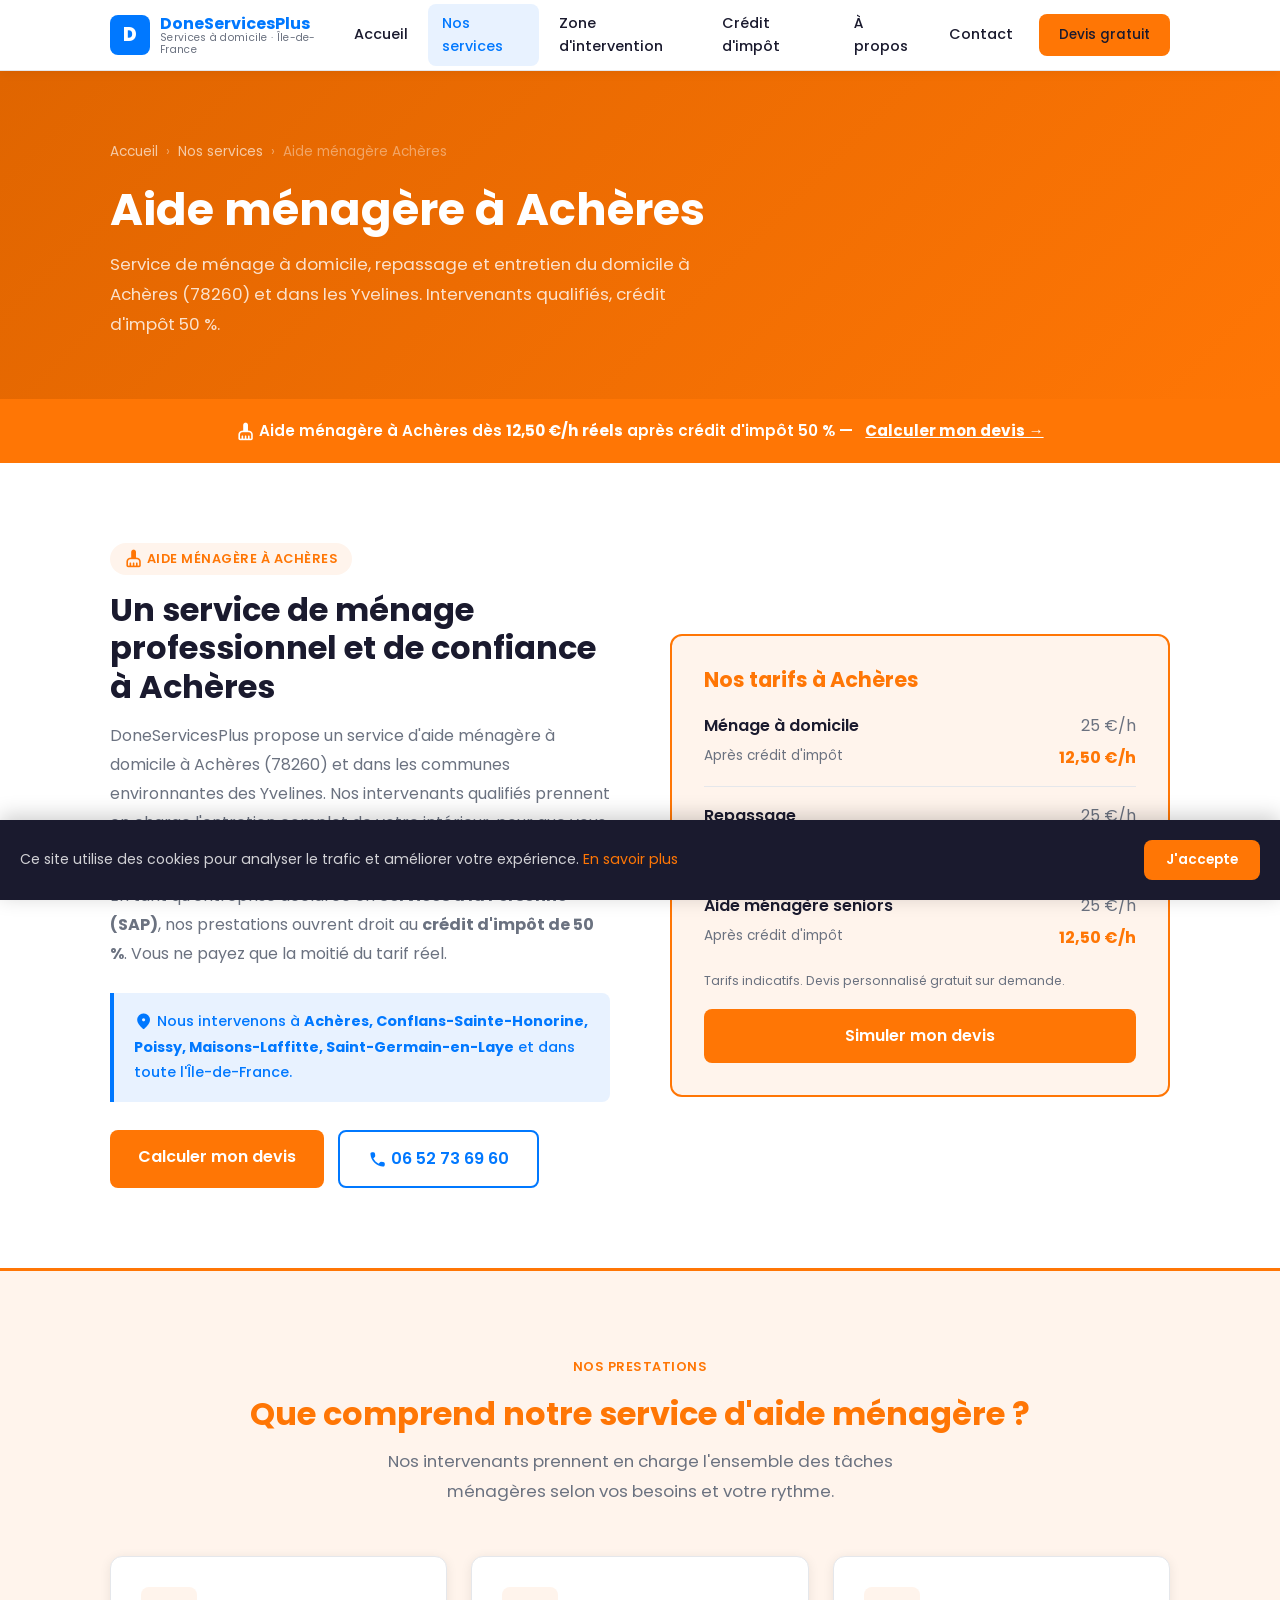
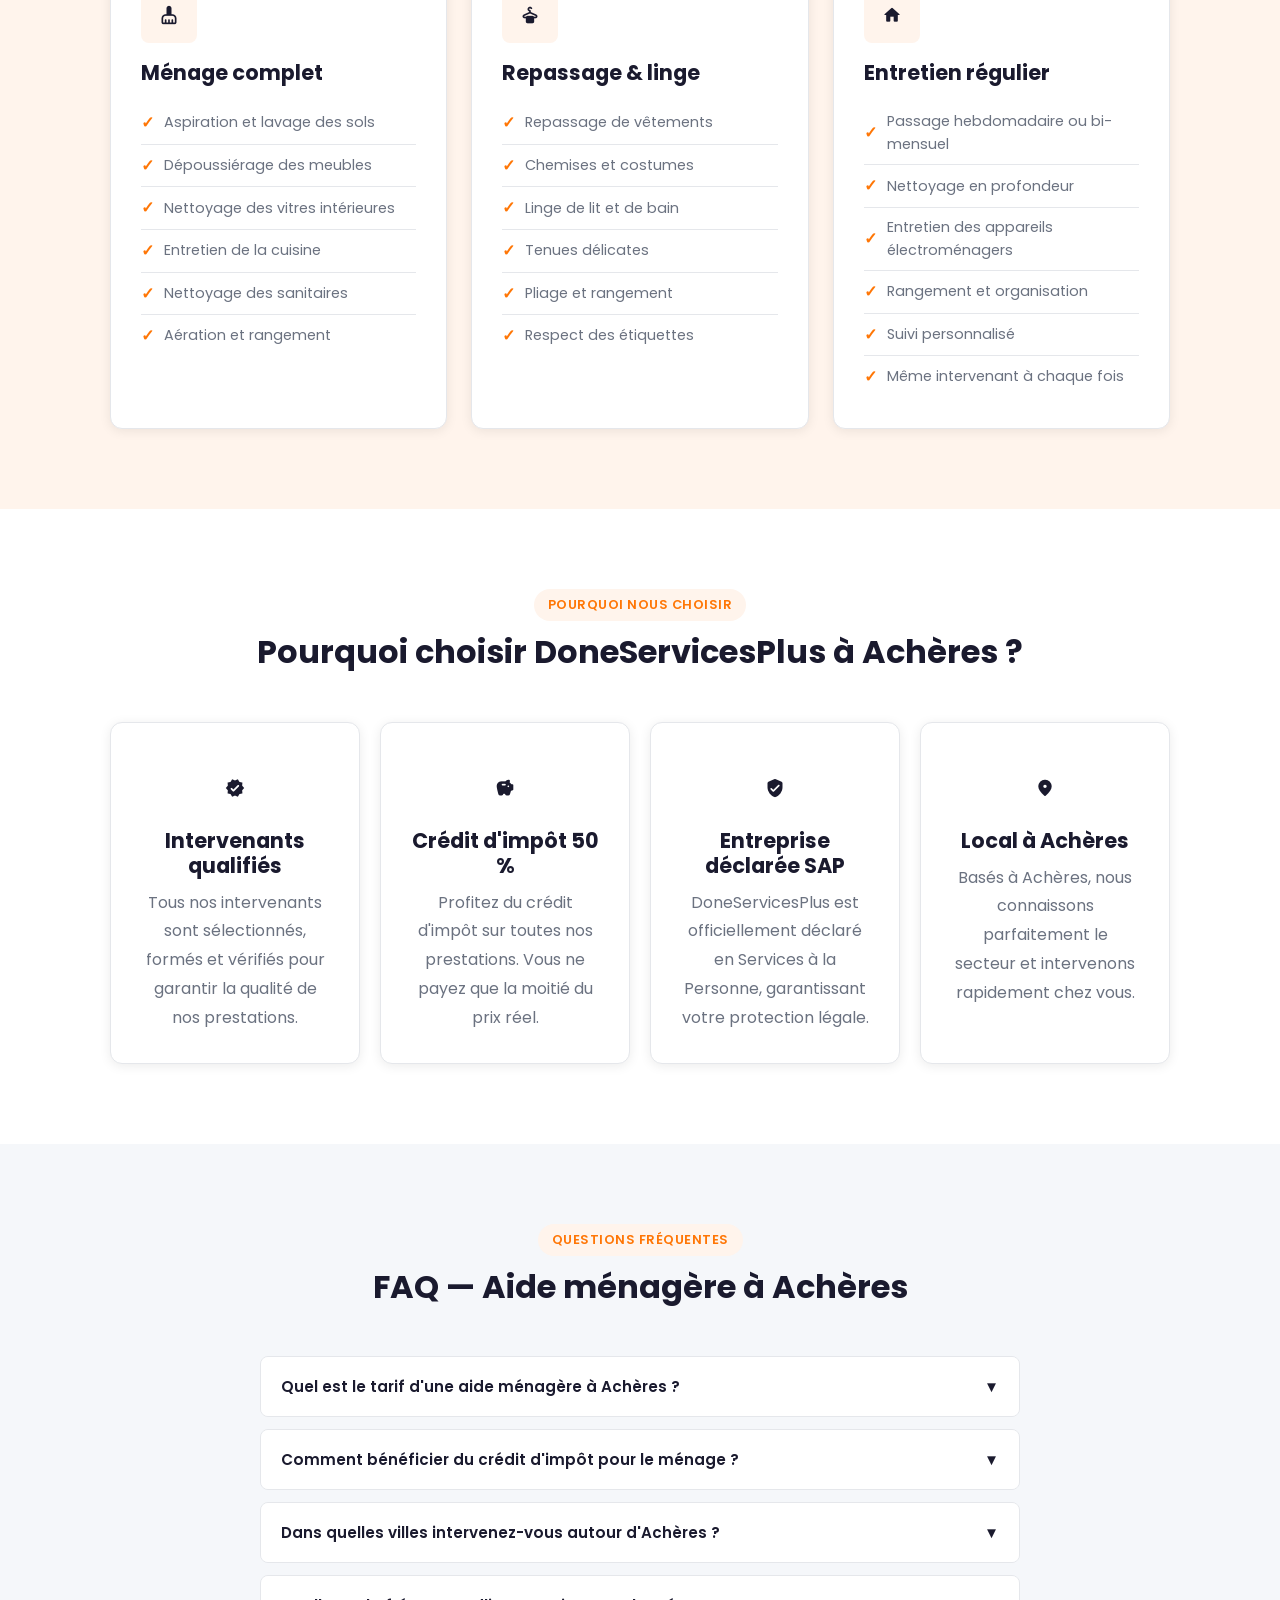
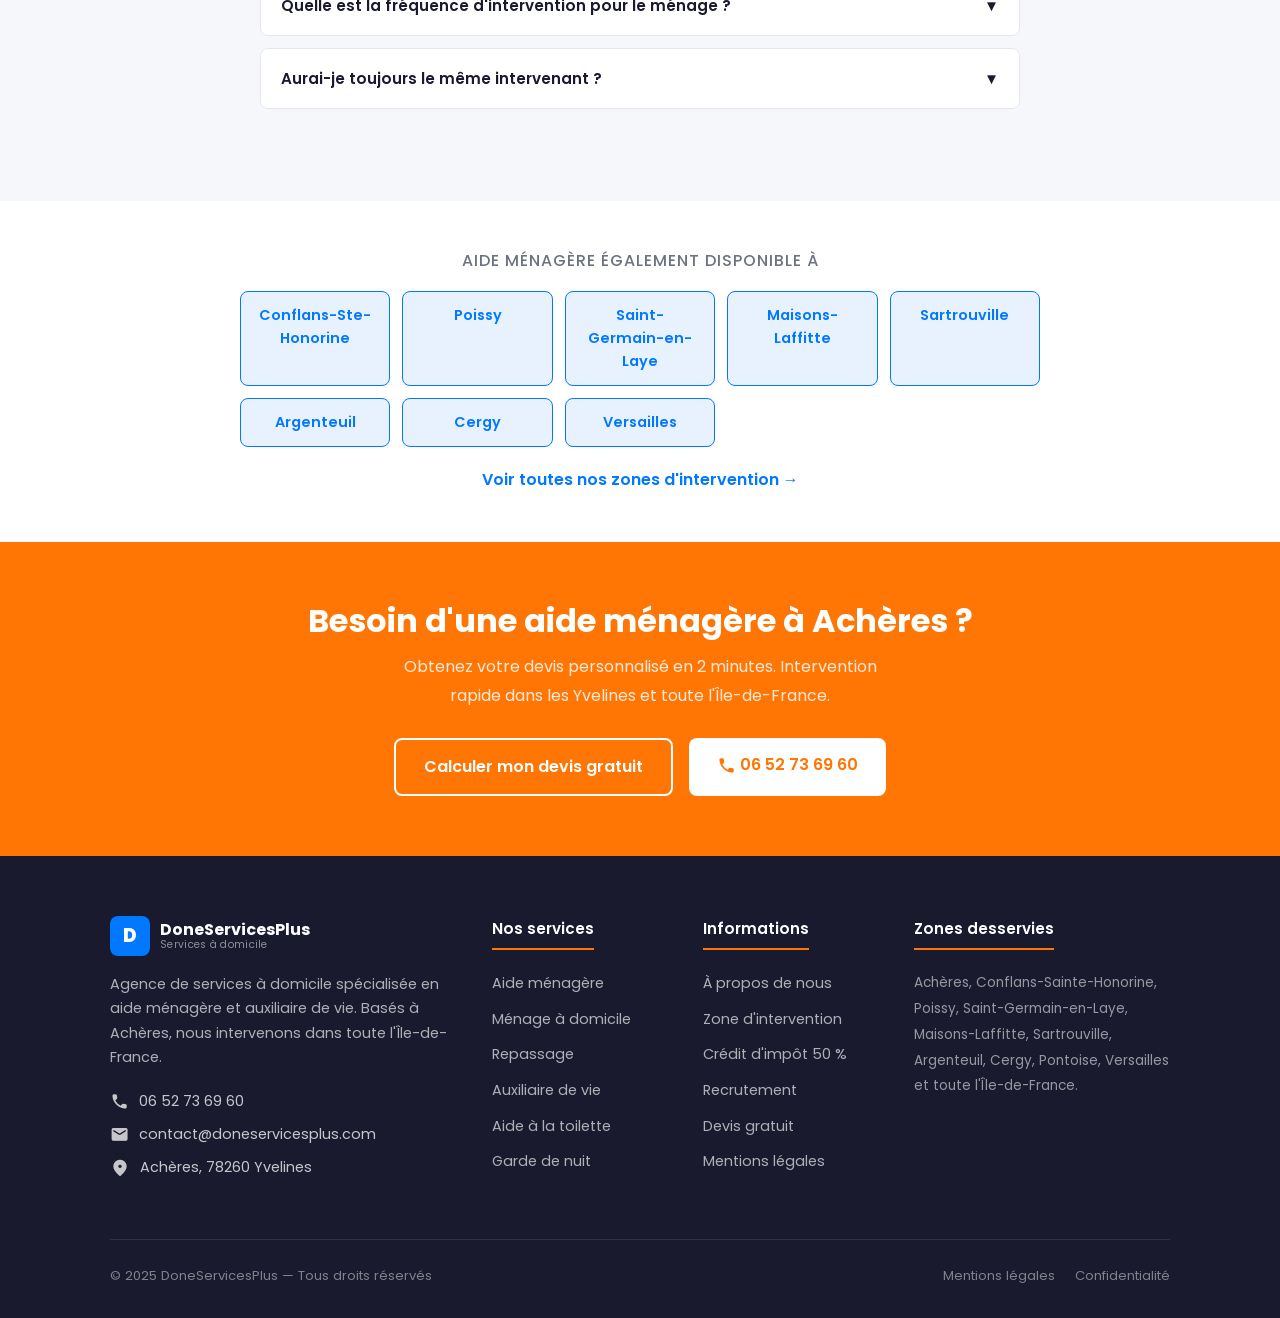
<file: aide-menagere-acheres.html>
<!DOCTYPE html>
<html lang="fr">
<head>
  <meta charset="UTF-8">
  <meta name="viewport" content="width=device-width, initial-scale=1.0">

  <title>Aide ménagère à Achères (78260) | DoneServicesPlus</title>
  <meta name="description" content="Service d'aide ménagère à Achères et en Île-de-France. Ménage à domicile, repassage et entretien par des professionnels qualifiés. Crédit d'impôt 50 %. Devis gratuit — DoneServicesPlus.">
  <meta name="robots" content="index, follow">
  <link rel="canonical" href="https://doneservicesplus.com/aide-menagere-acheres.html">

  <script type="application/ld+json">
  {
    "@context": "https://schema.org",
    "@type": "Service",
    "name": "Aide ménagère à Achères",
    "provider": {
      "@type": "LocalBusiness",
      "name": "DoneServicesPlus",
      "telephone": "+33652736960",
      "address": {
        "@type": "PostalAddress",
        "addressLocality": "Achères",
        "postalCode": "78260",
        "addressRegion": "Île-de-France",
        "addressCountry": "FR"
      }
    },
    "areaServed": "Achères, Yvelines, Île-de-France",
    "description": "Service d'aide ménagère à Achères : ménage, repassage, entretien du domicile avec crédit d'impôt 50 %."
  }
  </script>

  <link rel="preconnect" href="https://fonts.googleapis.com">
  <link rel="preconnect" href="https://fonts.gstatic.com" crossorigin>
  <link href="https://fonts.googleapis.com/css2?family=Poppins:wght@400;500;600;700;800&display=swap" rel="stylesheet">
  <link rel="stylesheet" href="css/style.css">

  <style>
    .fade-in { opacity:0; transform:translateY(20px); transition:opacity .5s ease,transform .5s ease; }
    .fade-in.visible { opacity:1; transform:translateY(0); }

    .faq-item {
      border: 1px solid var(--border);
      border-radius: var(--radius-sm);
      margin-bottom: 12px;
      overflow: hidden;
    }
    .faq-question {
      width: 100%;
      background: var(--white);
      border: none;
      padding: 18px 20px;
      text-align: left;
      font-family: var(--font);
      font-size: 0.95rem;
      font-weight: 600;
      color: var(--dark);
      cursor: pointer;
      display: flex;
      justify-content: space-between;
      align-items: center;
      transition: background var(--transition);
    }
    .faq-question:hover { background: var(--orange-light); }
    .faq-question.open { background: var(--orange-light); color: var(--orange); }
    .faq-question .icon { transition: transform var(--transition); font-style:normal; }
    .faq-question.open .icon { transform: rotate(180deg); }
    .faq-answer {
      display: none;
      padding: 0 20px 18px;
      color: var(--grey);
      font-size: 0.9rem;
      line-height: 1.8;
      border-top: 1px solid var(--border);
      background: var(--orange-light);
    }
    .faq-answer.open { display: block; }
  </style>
  <link rel="apple-touch-icon" sizes="180x180" href="assets/images/favicon_io/apple-touch-icon.png">
  <link rel="icon" type="image/png" sizes="32x32" href="assets/images/favicon_io/favicon-32x32.png">
  <link rel="icon" type="image/png" sizes="16x16" href="assets/images/favicon_io/favicon-16x16.png">
  <link rel="manifest" href="assets/images/favicon_io/site.webmanifest">
  <link rel="shortcut icon" href="assets/images/favicon_io/favicon.ico">
</head>

<body>

  <!-- HEADER -->
  <header class="header">
    <div class="container">
      <div class="header-inner">
        <a href="index.html" class="logo">
          <div class="logo-icon">D</div>
          <div class="logo-text">
            <span class="logo-name">DoneServicesPlus</span>
            <span class="logo-tagline">Services à domicile · Île-de-France</span>
          </div>
        </a>
        <nav class="nav">
          <a href="index.html">Accueil</a>
          <a href="nos-services.html" class="active">Nos services</a>
          <a href="zone-intervention-ile-de-france.html">Zone d'intervention</a>
          <a href="credit-impot-50-services-personne.html">Crédit d'impôt</a>
          <a href="a-propos.html">À propos</a>
          <a href="contact.html">Contact</a>
          <a href="devis.html" class="btn btn-orange">Devis gratuit</a>
        </nav>
        <button class="hamburger" aria-label="Menu">
          <span></span><span></span><span></span>
        </button>
      </div>
    </div>
    <nav class="mobile-menu">
      <a href="index.html"><span class="mi mi-sm">home</span> Accueil</a>
      <a href="nos-services.html"><span class="mi mi-sm">room_service</span> Nos services</a>
      <a href="aide-menagere-acheres.html" class="active"><span class="mi mi-sm">cleaning_services</span> Aide ménagère</a>
      <a href="auxiliaire-de-vie-acheres.html"><span class="mi mi-sm">favorite</span> Auxiliaire de vie</a>
      <a href="zone-intervention-ile-de-france.html"><span class="mi mi-sm">location_on</span> Zone d'intervention</a>
      <a href="credit-impot-50-services-personne.html"><span class="mi mi-sm">euro</span> Crédit d'impôt 50 %</a>
      <a href="recrutement.html"><span class="mi mi-sm">work</span> Recrutement</a>
      <a href="a-propos.html"><span class="mi mi-sm">info</span> À propos</a>
      <a href="contact.html"><span class="mi mi-sm">call</span> Contact</a>
      <a href="devis.html" class="btn btn-orange">Obtenir un devis gratuit</a>
    </nav>
  </header>

  <!-- PAGE HERO -->
  <section class="page-hero" style="background:linear-gradient(135deg, #e06500 0%, var(--orange) 100%);">
    <div class="container">
      <nav class="breadcrumb">
        <a href="index.html">Accueil</a>
        <span>›</span>
        <a href="nos-services.html">Nos services</a>
        <span>›</span>
        <span>Aide ménagère Achères</span>
      </nav>
      <h1>Aide ménagère à Achères</h1>
      <p>Service de ménage à domicile, repassage et entretien du domicile à Achères (78260) et dans les Yvelines. Intervenants qualifiés, crédit d'impôt 50 %.</p>
    </div>
  </section>

  <!-- BANDEAU -->
  <div class="bandeau-impot">
    <div class="container">
      <p><span class="mi mi-sm">cleaning_services</span> Aide ménagère à Achères dès <strong>12,50 €/h réels</strong> après crédit d'impôt 50 % — <a href="devis.html?service=menage">Calculer mon devis →</a></p>
    </div>
  </div>

  <!-- PRÉSENTATION -->
  <section class="section">
    <div class="container">
      <div class="grid-2" style="gap:60px; align-items:center;">

        <div>
          <span class="badge badge-orange" style="margin-bottom:16px;"><span class="mi mi-sm">cleaning_services</span> Aide ménagère à Achères</span>
          <h2>Un service de ménage professionnel et de confiance à Achères</h2>
          <p style="margin:16px 0;">
            DoneServicesPlus propose un service d'aide ménagère à domicile à Achères (78260) et dans les communes environnantes des Yvelines.
            Nos intervenants qualifiés prennent en charge l'entretien complet de votre intérieur, pour que vous puissiez profiter de votre temps librement.
          </p>
          <p>
            En tant qu'entreprise déclarée en <strong>Services à la Personne (SAP)</strong>, nos prestations ouvrent droit
            au <strong>crédit d'impôt de 50 %</strong>. Vous ne payez que la moitié du tarif réel.
          </p>

          <div class="info-box" style="margin-top:24px;">
            <p><span class="mi mi-sm">location_on</span> Nous intervenons à <strong>Achères, Conflans-Sainte-Honorine, Poissy, Maisons-Laffitte, Saint-Germain-en-Laye</strong> et dans toute l'Île-de-France.</p>
          </div>

          <div style="margin-top:28px; display:flex; gap:14px; flex-wrap:wrap;">
            <a href="devis.html?service=menage" class="btn btn-orange" onclick="trackEvent('clic_devis_menage')">Calculer mon devis</a>
            <a href="tel:+33652736960" class="btn btn-outline-blue"><span class="mi mi-sm">call</span> 06 52 73 69 60</a>
          </div>
        </div>

        <div>
          <div style="background:var(--orange-light); border-radius:var(--radius); padding:32px; border:2px solid var(--orange);">
            <h3 style="color:var(--orange); margin-bottom:20px;">Nos tarifs à Achères</h3>

            <div style="margin-bottom:16px; padding-bottom:16px; border-bottom:1px solid var(--border);">
              <div style="display:flex; justify-content:space-between; margin-bottom:6px;">
                <span style="font-weight:600; color:var(--dark);">Ménage à domicile</span>
                <span style="color:var(--grey);">25 €/h</span>
              </div>
              <div style="display:flex; justify-content:space-between;">
                <span style="font-size:.85rem; color:var(--grey);">Après crédit d'impôt</span>
                <span style="color:var(--orange); font-weight:700;">12,50 €/h</span>
              </div>
            </div>

            <div style="margin-bottom:16px; padding-bottom:16px; border-bottom:1px solid var(--border);">
              <div style="display:flex; justify-content:space-between; margin-bottom:6px;">
                <span style="font-weight:600; color:var(--dark);">Repassage</span>
                <span style="color:var(--grey);">25 €/h</span>
              </div>
              <div style="display:flex; justify-content:space-between;">
                <span style="font-size:.85rem; color:var(--grey);">Après crédit d'impôt</span>
                <span style="color:var(--orange); font-weight:700;">12,50 €/h</span>
              </div>
            </div>

            <div>
              <div style="display:flex; justify-content:space-between; margin-bottom:6px;">
                <span style="font-weight:600; color:var(--dark);">Aide ménagère seniors</span>
                <span style="color:var(--grey);">25 €/h</span>
              </div>
              <div style="display:flex; justify-content:space-between;">
                <span style="font-size:.85rem; color:var(--grey);">Après crédit d'impôt</span>
                <span style="color:var(--orange); font-weight:700;">12,50 €/h</span>
              </div>
            </div>

            <p style="margin-top:20px; font-size:0.78rem; color:var(--grey);">Tarifs indicatifs. Devis personnalisé gratuit sur demande.</p>
            <a href="devis.html?service=menage" class="btn btn-orange" style="width:100%; text-align:center; margin-top:16px;">Simuler mon devis</a>
          </div>
        </div>

      </div>
    </div>
  </section>

  <!-- NOS PRESTATIONS -->
  <section class="section section-menage">
    <div class="container">
      <div class="section-title">
        <span class="badge badge-orange">Nos prestations</span>
        <h2 style="color:var(--orange);">Que comprend notre service d'aide ménagère ?</h2>
        <p>Nos intervenants prennent en charge l'ensemble des tâches ménagères selon vos besoins et votre rythme.</p>
      </div>

      <div class="grid-3">
        <div class="card">
          <div class="card-icon card-icon-orange"><span class="mi">cleaning_services</span></div>
          <h3>Ménage complet</h3>
          <ul class="service-list">
            <li>Aspiration et lavage des sols</li>
            <li>Dépoussiérage des meubles</li>
            <li>Nettoyage des vitres intérieures</li>
            <li>Entretien de la cuisine</li>
            <li>Nettoyage des sanitaires</li>
            <li>Aération et rangement</li>
          </ul>
        </div>
        <div class="card">
          <div class="card-icon card-icon-orange"><span class="mi">dry_cleaning</span></div>
          <h3>Repassage & linge</h3>
          <ul class="service-list">
            <li>Repassage de vêtements</li>
            <li>Chemises et costumes</li>
            <li>Linge de lit et de bain</li>
            <li>Tenues délicates</li>
            <li>Pliage et rangement</li>
            <li>Respect des étiquettes</li>
          </ul>
        </div>
        <div class="card">
          <div class="card-icon card-icon-orange"><span class="mi">home</span></div>
          <h3>Entretien régulier</h3>
          <ul class="service-list">
            <li>Passage hebdomadaire ou bi-mensuel</li>
            <li>Nettoyage en profondeur</li>
            <li>Entretien des appareils électroménagers</li>
            <li>Rangement et organisation</li>
            <li>Suivi personnalisé</li>
            <li>Même intervenant à chaque fois</li>
          </ul>
        </div>
      </div>
    </div>
  </section>

  <!-- POURQUOI CHOISIR -->
  <section class="section">
    <div class="container">
      <div class="section-title">
        <span class="badge badge-orange">Pourquoi nous choisir</span>
        <h2>Pourquoi choisir DoneServicesPlus à Achères ?</h2>
      </div>
      <div class="grid-4">
        <div class="card" style="text-align:center;">
          <div style="font-size:2.5rem; margin-bottom:12px;"><span class="mi">verified</span></div>
          <h3>Intervenants qualifiés</h3>
          <p>Tous nos intervenants sont sélectionnés, formés et vérifiés pour garantir la qualité de nos prestations.</p>
        </div>
        <div class="card" style="text-align:center;">
          <div style="font-size:2.5rem; margin-bottom:12px;"><span class="mi">savings</span></div>
          <h3>Crédit d'impôt 50 %</h3>
          <p>Profitez du crédit d'impôt sur toutes nos prestations. Vous ne payez que la moitié du prix réel.</p>
        </div>
        <div class="card" style="text-align:center;">
          <div style="font-size:2.5rem; margin-bottom:12px;"><span class="mi">verified_user</span></div>
          <h3>Entreprise déclarée SAP</h3>
          <p>DoneServicesPlus est officiellement déclaré en Services à la Personne, garantissant votre protection légale.</p>
        </div>
        <div class="card" style="text-align:center;">
          <div style="font-size:2.5rem; margin-bottom:12px;"><span class="mi">location_on</span></div>
          <h3>Local à Achères</h3>
          <p>Basés à Achères, nous connaissons parfaitement le secteur et intervenons rapidement chez vous.</p>
        </div>
      </div>
    </div>
  </section>

  <!-- FAQ -->
  <section class="section" style="background:var(--grey-light);">
    <div class="container" style="max-width:800px;">
      <div class="section-title">
        <span class="badge badge-orange">Questions fréquentes</span>
        <h2>FAQ — Aide ménagère à Achères</h2>
      </div>

      <div class="faq-item">
        <button class="faq-question" onclick="toggleFaq(this)">
          Quel est le tarif d'une aide ménagère à Achères ?
          <i class="icon">▼</i>
        </button>
        <div class="faq-answer">
          Notre tarif pour l'aide ménagère à Achères est de <strong>25 €/h</strong>. Grâce au crédit d'impôt de 50 %, vous ne payez réellement que <strong>12,50 €/h</strong>. Utilisez notre simulateur de devis pour obtenir une estimation personnalisée selon vos besoins.
        </div>
      </div>

      <div class="faq-item">
        <button class="faq-question" onclick="toggleFaq(this)">
          Comment bénéficier du crédit d'impôt pour le ménage ?
          <i class="icon">▼</i>
        </button>
        <div class="faq-answer">
          Dès lors que vous faites appel à une entreprise déclarée en Services à la Personne (SAP) comme DoneServicesPlus, vous bénéficiez automatiquement du crédit d'impôt de 50 % sur le montant de vos prestations. Vous pouvez également bénéficier de l'avance immédiate, qui déduit la réduction directement sur vos factures mensuelles.
        </div>
      </div>

      <div class="faq-item">
        <button class="faq-question" onclick="toggleFaq(this)">
          Dans quelles villes intervenez-vous autour d'Achères ?
          <i class="icon">▼</i>
        </button>
        <div class="faq-answer">
          Nous intervenons à Achères et dans les communes proches : <strong>Conflans-Sainte-Honorine, Poissy, Maisons-Laffitte, Saint-Germain-en-Laye, Sartrouville, Argenteuil</strong> et progressivement dans toute l'Île-de-France. Contactez-nous pour vérifier votre secteur.
        </div>
      </div>

      <div class="faq-item">
        <button class="faq-question" onclick="toggleFaq(this)">
          Quelle est la fréquence d'intervention pour le ménage ?
          <i class="icon">▼</i>
        </button>
        <div class="faq-answer">
          Nous nous adaptons à vos besoins : intervention <strong>hebdomadaire, bi-mensuelle ou mensuelle</strong>. Nous proposons aussi des interventions ponctuelles (grand nettoyage, déménagement, etc.). Tout est défini lors de votre devis personnalisé.
        </div>
      </div>

      <div class="faq-item">
        <button class="faq-question" onclick="toggleFaq(this)">
          Aurai-je toujours le même intervenant ?
          <i class="icon">▼</i>
        </button>
        <div class="faq-answer">
          Oui, nous privilégions la continuité de service. Dans la mesure du possible, vous aurez <strong>le même intervenant</strong> à chaque passage, pour instaurer une relation de confiance et une connaissance parfaite de votre domicile.
        </div>
      </div>

    </div>
  </section>

  <!-- VILLES PROCHES -->
  <section class="section-sm">
    <div class="container" style="text-align:center;">
      <h3 style="margin-bottom:20px; color:var(--grey); font-size:1rem; font-weight:500; text-transform:uppercase; letter-spacing:1px;">Aide ménagère également disponible à</h3>
      <div class="zone-grid" style="max-width:800px; margin:0 auto;">
        <div class="zone-item">Conflans-Ste-Honorine</div>
        <div class="zone-item">Poissy</div>
        <div class="zone-item">Saint-Germain-en-Laye</div>
        <div class="zone-item">Maisons-Laffitte</div>
        <div class="zone-item">Sartrouville</div>
        <div class="zone-item">Argenteuil</div>
        <div class="zone-item">Cergy</div>
        <div class="zone-item">Versailles</div>
      </div>
      <a href="zone-intervention-ile-de-france.html" style="display:inline-block; margin-top:20px; color:var(--blue); font-weight:600;">Voir toutes nos zones d'intervention →</a>
    </div>
  </section>

  <!-- CTA FINAL -->
  <section class="section-sm" style="background:var(--orange); padding:60px 0;">
    <div class="container" style="text-align:center;">
      <h2 style="color:white; margin-bottom:12px;">Besoin d'une aide ménagère à Achères ?</h2>
      <p style="color:rgba(255,255,255,0.85); margin-bottom:28px; max-width:500px; margin-left:auto; margin-right:auto;">Obtenez votre devis personnalisé en 2 minutes. Intervention rapide dans les Yvelines et toute l'Île-de-France.</p>
      <div style="display:flex; gap:16px; justify-content:center; flex-wrap:wrap;">
        <a href="devis.html?service=menage" class="btn btn-outline" onclick="trackEvent('clic_devis_menage_bas')">Calculer mon devis gratuit</a>
        <a href="tel:+33652736960" class="btn" style="background:white; color:var(--orange);" onclick="trackEvent('clic_tel_menage')"><span class="mi mi-sm">call</span> 06 52 73 69 60</a>
      </div>
    </div>
  </section>

  <!-- FOOTER -->
  <footer class="footer">
    <div class="container">
      <div class="footer-grid">
        <div>
          <div class="footer-logo">
            <div class="logo-icon">D</div>
            <div class="logo-text">
              <span class="logo-name">DoneServicesPlus</span>
              <span class="logo-tagline">Services à domicile</span>
            </div>
          </div>
          <p class="footer-desc">Agence de services à domicile spécialisée en aide ménagère et auxiliaire de vie. Basés à Achères, nous intervenons dans toute l'Île-de-France.</p>
          <div class="footer-contact-item"><span class="mi mi-sm">call</span><a href="tel:+33652736960">06 52 73 69 60</a></div>
          <div class="footer-contact-item"><span class="mi mi-sm">mail</span><a href="mailto:contact@doneservicesplus.com">contact@doneservicesplus.com</a></div>
          <div class="footer-contact-item"><span><span class="mi">location_on</span></span><span>Achères, 78260 Yvelines</span></div>
        </div>
        <div class="footer-col">
          <h4>Nos services</h4>
          <ul>
            <li><a href="aide-menagere-acheres.html">Aide ménagère</a></li>
            <li><a href="aide-menagere-acheres.html">Ménage à domicile</a></li>
            <li><a href="aide-menagere-acheres.html">Repassage</a></li>
            <li><a href="auxiliaire-de-vie-acheres.html">Auxiliaire de vie</a></li>
            <li><a href="auxiliaire-de-vie-acheres.html">Aide à la toilette</a></li>
            <li><a href="auxiliaire-de-vie-acheres.html">Garde de nuit</a></li>
          </ul>
        </div>
        <div class="footer-col">
          <h4>Informations</h4>
          <ul>
            <li><a href="a-propos.html">À propos de nous</a></li>
            <li><a href="zone-intervention-ile-de-france.html">Zone d'intervention</a></li>
            <li><a href="credit-impot-50-services-personne.html">Crédit d'impôt 50 %</a></li>
            <li><a href="recrutement.html">Recrutement</a></li>
            <li><a href="devis.html">Devis gratuit</a></li>
            <li><a href="mentions-legales.html">Mentions légales</a></li>
          </ul>
        </div>
        <div class="footer-col">
          <h4>Zones desservies</h4>
          <p class="footer-villes">Achères, Conflans-Sainte-Honorine, Poissy, Saint-Germain-en-Laye, Maisons-Laffitte, Sartrouville, Argenteuil, Cergy, Pontoise, Versailles et toute l'Île-de-France.</p>
        </div>
      </div>
      <div class="footer-bottom">
        <p>© 2025 DoneServicesPlus — Tous droits réservés</p>
        <div style="display:flex; gap:20px;">
          <a href="mentions-legales.html">Mentions légales</a>
          <a href="mentions-legales.html#confidentialite">Confidentialité</a>
        </div>
      </div>
    </div>
  </footer>

  <div id="cookie-banner">
    <p>Ce site utilise des cookies pour analyser le trafic et améliorer votre expérience. <a href="mentions-legales.html#cookies">En savoir plus</a></p>
    <button id="cookie-accept" class="btn btn-orange">J'accepte</button>
  </div>

  <script src="js/main.js"></script>
  <script>
    function toggleFaq(btn) {
      const answer = btn.nextElementSibling;
      const isOpen = btn.classList.contains('open');
      document.querySelectorAll('.faq-question').forEach(b => b.classList.remove('open'));
      document.querySelectorAll('.faq-answer').forEach(a => a.classList.remove('open'));
      if (!isOpen) {
        btn.classList.add('open');
        answer.classList.add('open');
      }
    }
  </script>
</body>
</html>
</file>
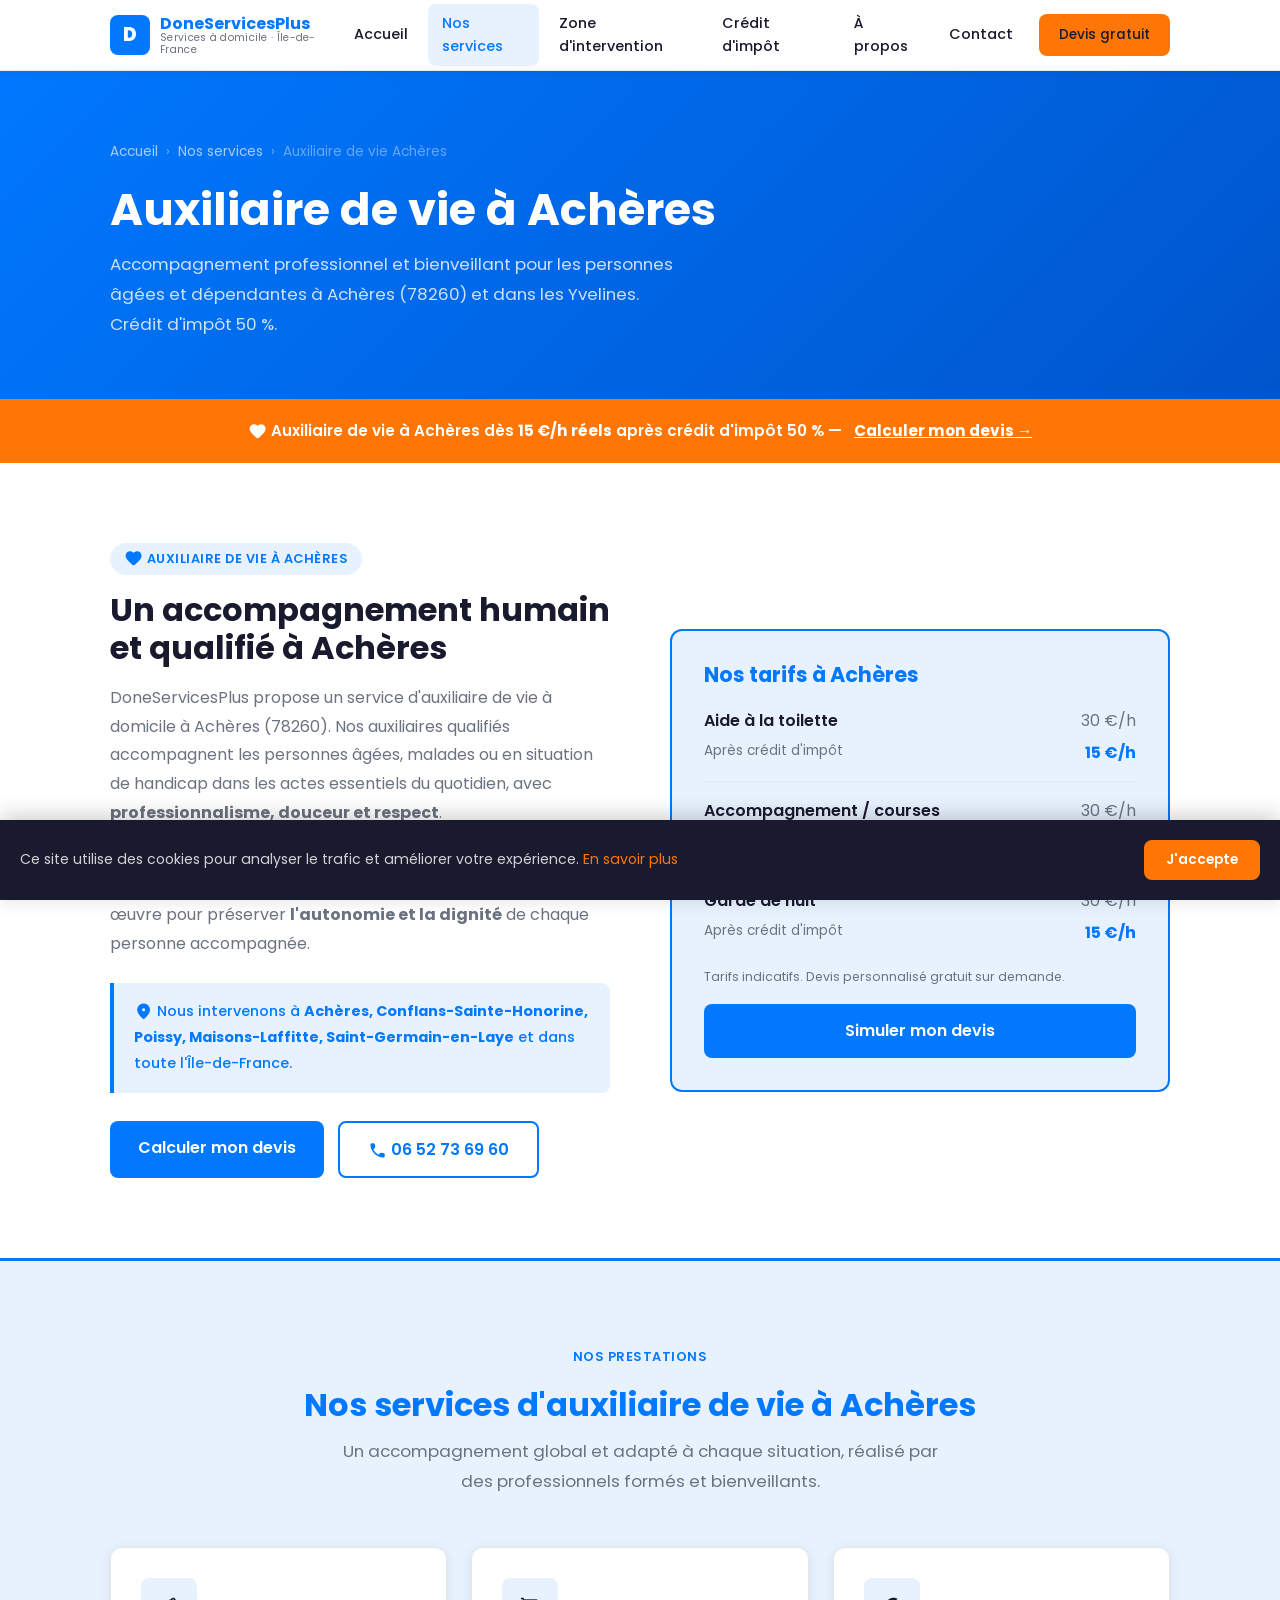
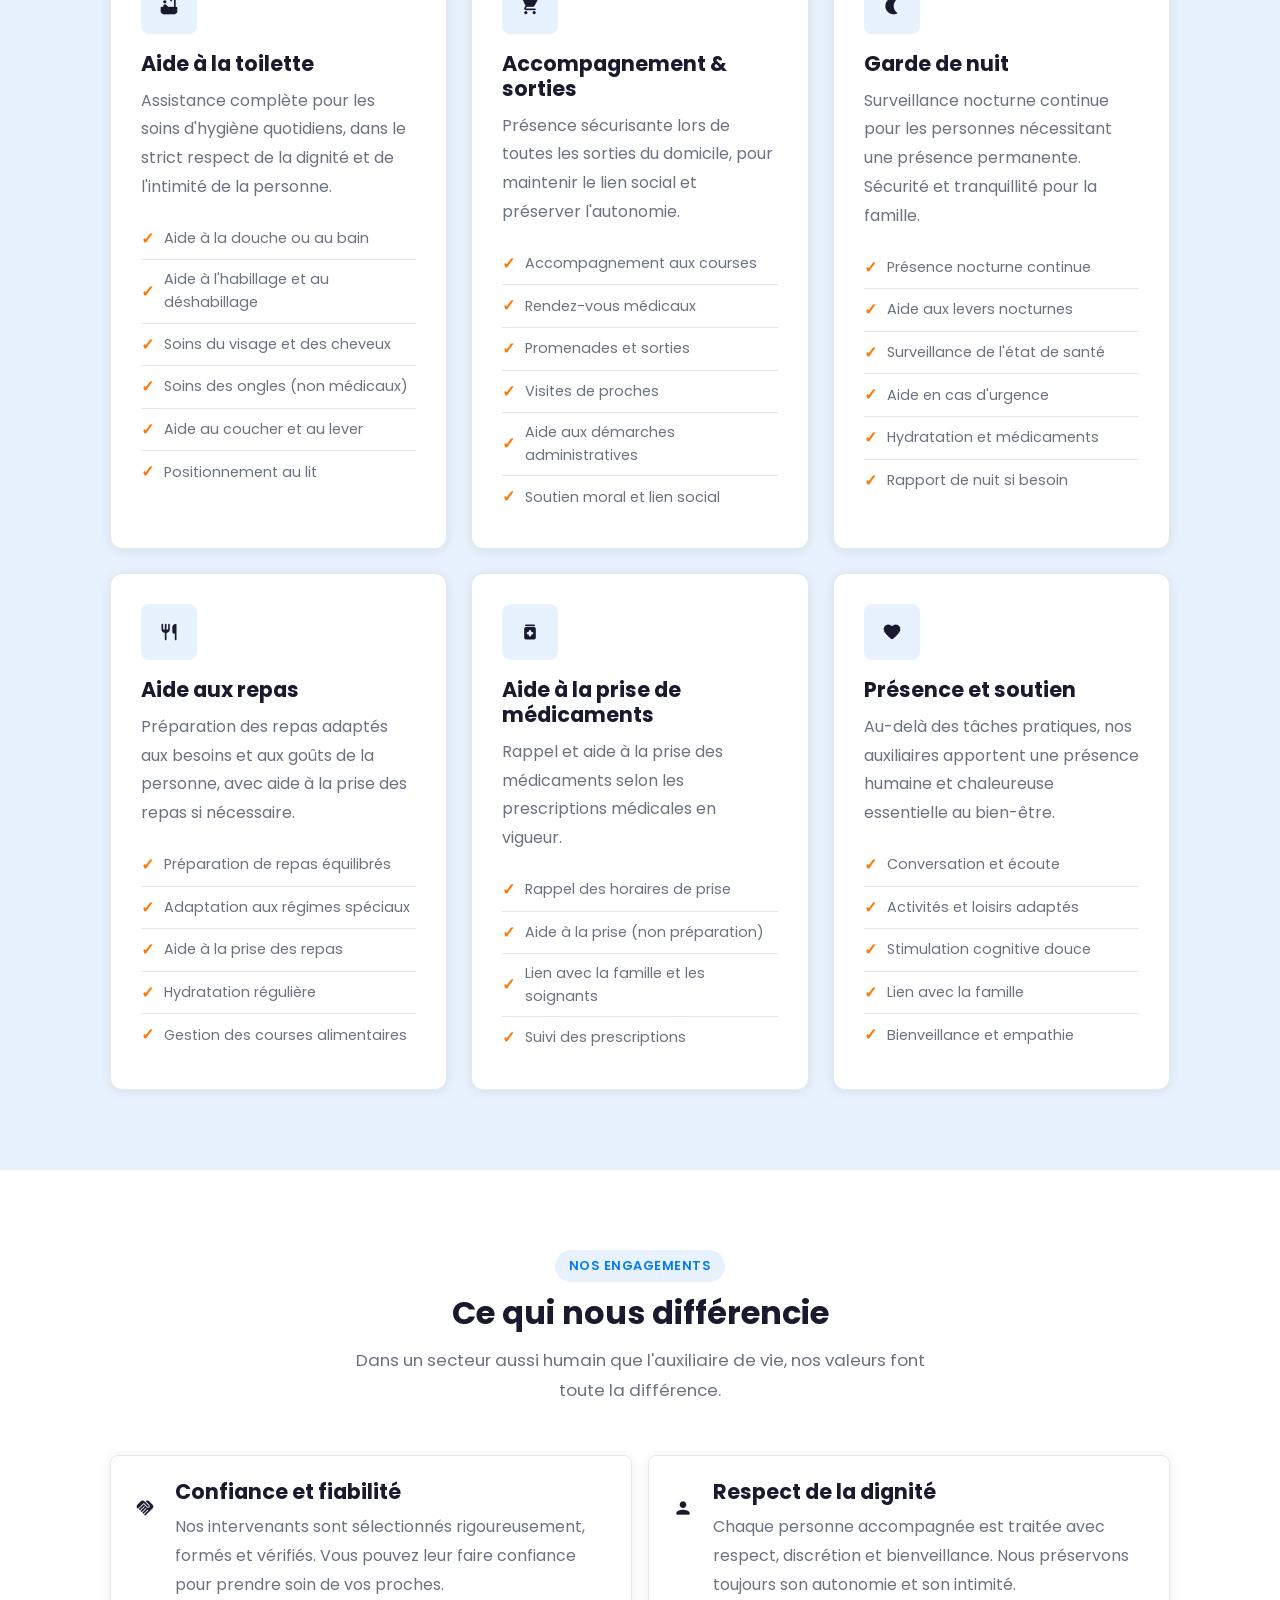
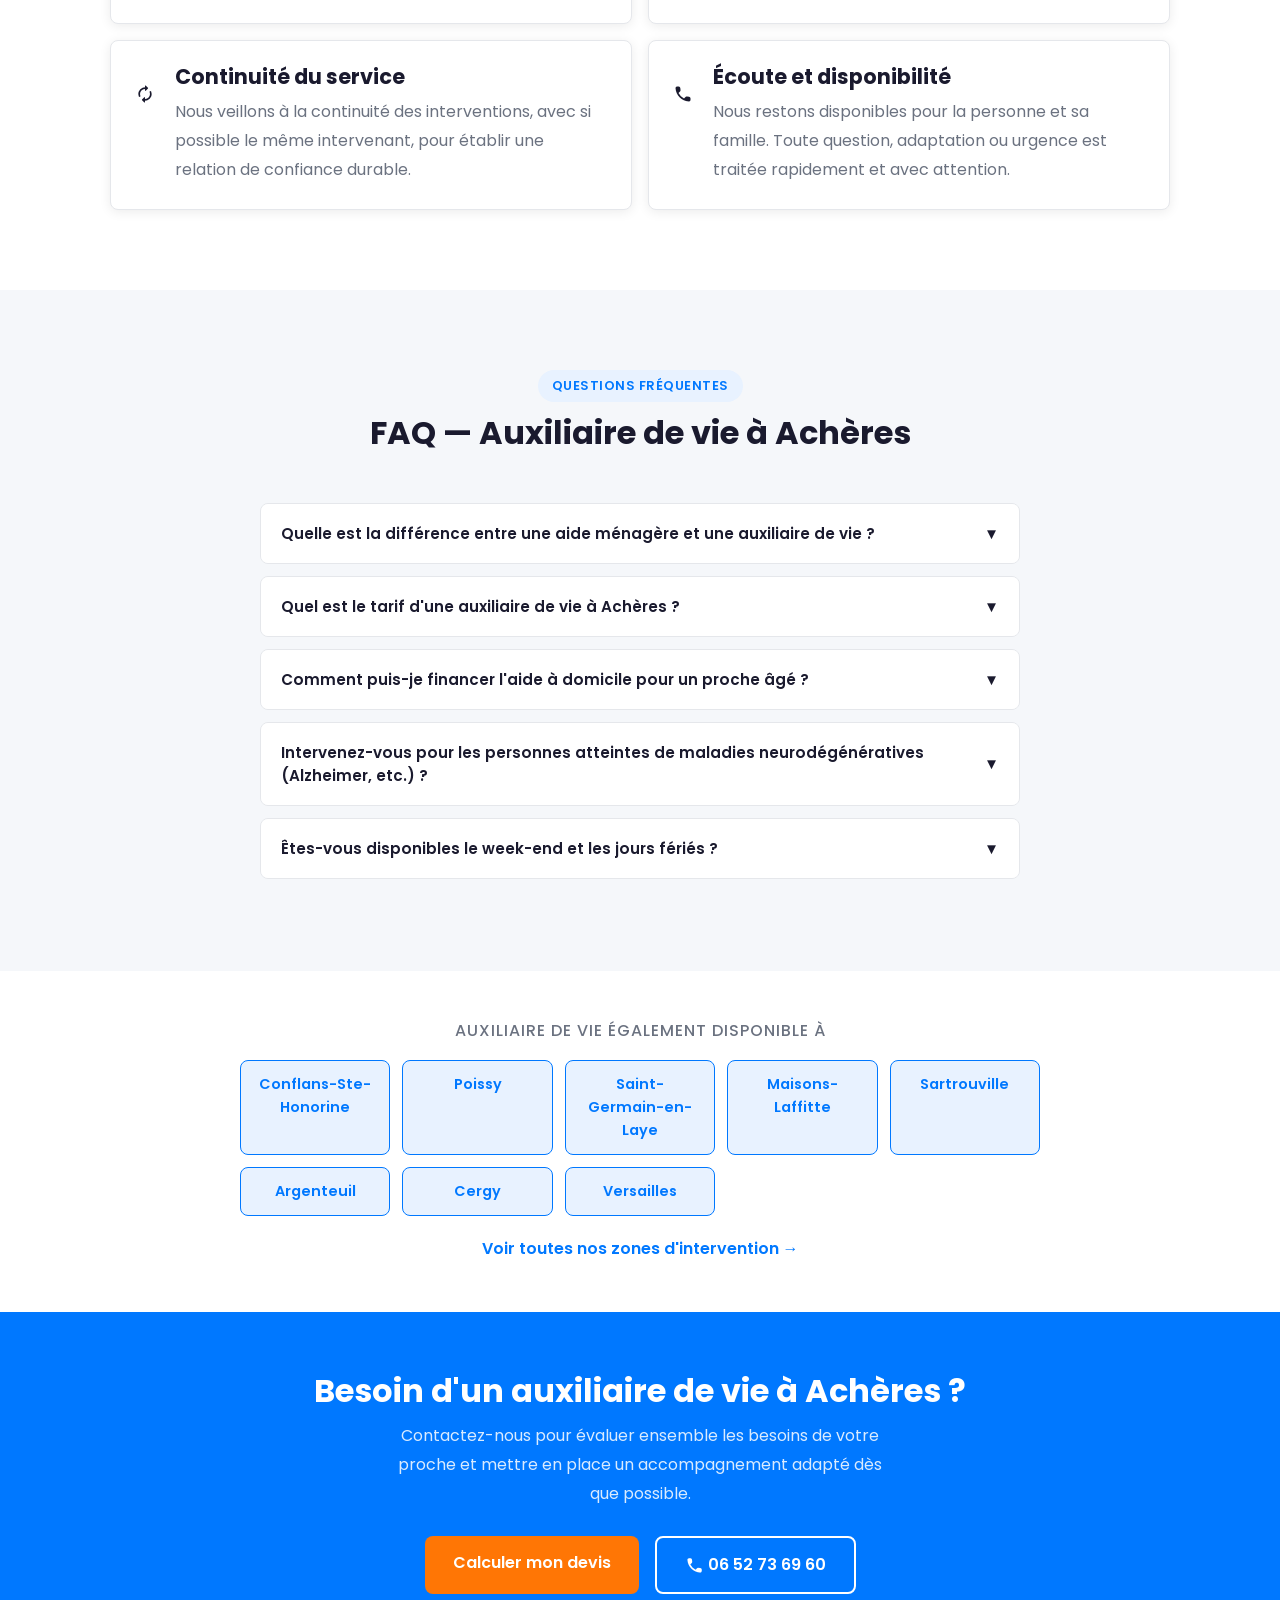
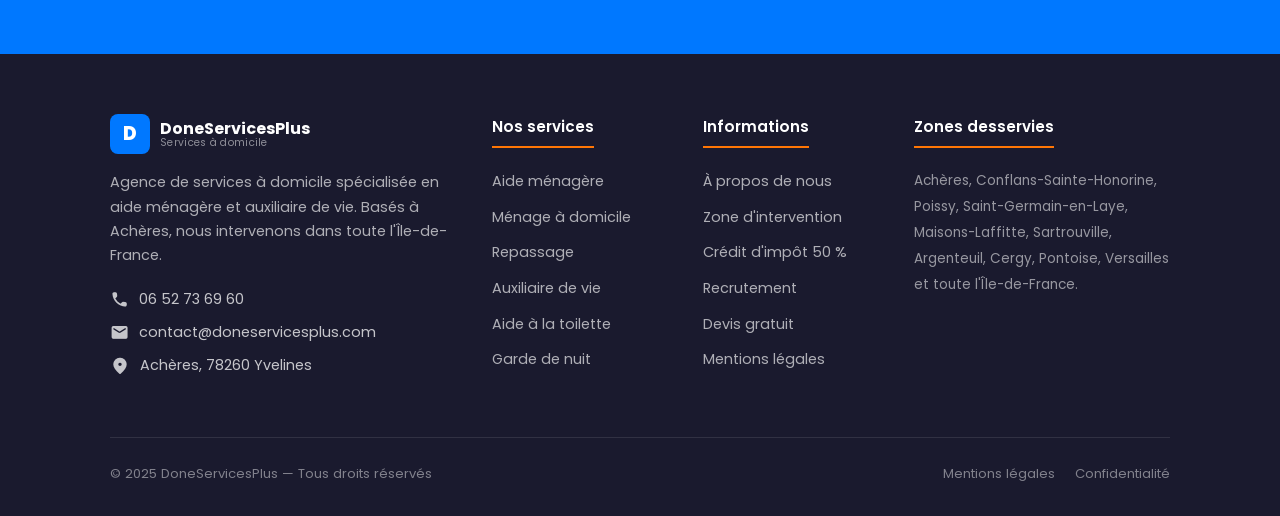
<file: auxiliaire-de-vie-acheres.html>
<!DOCTYPE html>
<html lang="fr">
<head>
  <meta charset="UTF-8">
  <meta name="viewport" content="width=device-width, initial-scale=1.0">

  <title>Auxiliaire de vie à Achères (78260) | DoneServicesPlus</title>
  <meta name="description" content="Service d'auxiliaire de vie à Achères et en Île-de-France. Aide à la toilette, accompagnement, garde de nuit pour personnes âgées et dépendantes. Crédit d'impôt 50 %. DoneServicesPlus.">
  <meta name="robots" content="index, follow">
  <link rel="canonical" href="https://doneservicesplus.com/auxiliaire-de-vie-acheres.html">

  <script type="application/ld+json">
  {
    "@context": "https://schema.org",
    "@type": "Service",
    "name": "Auxiliaire de vie à Achères",
    "provider": {
      "@type": "LocalBusiness",
      "name": "DoneServicesPlus",
      "telephone": "+33652736960",
      "address": {
        "@type": "PostalAddress",
        "addressLocality": "Achères",
        "postalCode": "78260",
        "addressRegion": "Île-de-France",
        "addressCountry": "FR"
      }
    },
    "areaServed": "Achères, Yvelines, Île-de-France",
    "description": "Service d'auxiliaire de vie à Achères : aide à la toilette, accompagnement, garde de nuit pour personnes âgées et dépendantes."
  }
  </script>

  <link rel="preconnect" href="https://fonts.googleapis.com">
  <link rel="preconnect" href="https://fonts.gstatic.com" crossorigin>
  <link href="https://fonts.googleapis.com/css2?family=Poppins:wght@400;500;600;700;800&display=swap" rel="stylesheet">
  <link rel="stylesheet" href="css/style.css">

  <style>
    .fade-in { opacity:0; transform:translateY(20px); transition:opacity .5s ease,transform .5s ease; }
    .fade-in.visible { opacity:1; transform:translateY(0); }

    .faq-item { border:1px solid var(--border); border-radius:var(--radius-sm); margin-bottom:12px; overflow:hidden; }
    .faq-question { width:100%; background:var(--white); border:none; padding:18px 20px; text-align:left; font-family:var(--font); font-size:.95rem; font-weight:600; color:var(--dark); cursor:pointer; display:flex; justify-content:space-between; align-items:center; transition:background var(--transition); }
    .faq-question:hover { background:var(--blue-light); }
    .faq-question.open { background:var(--blue-light); color:var(--blue); }
    .faq-question .icon { transition:transform var(--transition); font-style:normal; }
    .faq-question.open .icon { transform:rotate(180deg); }
    .faq-answer { display:none; padding:0 20px 18px; color:var(--grey); font-size:.9rem; line-height:1.8; border-top:1px solid var(--border); background:var(--blue-light); }
    .faq-answer.open { display:block; }

    .valeur-card {
      display: flex;
      gap: 20px;
      align-items: flex-start;
      padding: 24px;
      background: var(--white);
      border-radius: var(--radius-sm);
      border: 1px solid var(--border);
      box-shadow: var(--shadow-card);
    }
    .valeur-icon {
      font-size: 2rem;
      flex-shrink: 0;
    }
  </style>
  <link rel="apple-touch-icon" sizes="180x180" href="assets/images/favicon_io/apple-touch-icon.png">
  <link rel="icon" type="image/png" sizes="32x32" href="assets/images/favicon_io/favicon-32x32.png">
  <link rel="icon" type="image/png" sizes="16x16" href="assets/images/favicon_io/favicon-16x16.png">
  <link rel="manifest" href="assets/images/favicon_io/site.webmanifest">
  <link rel="shortcut icon" href="assets/images/favicon_io/favicon.ico">
</head>

<body>

  <!-- HEADER -->
  <header class="header">
    <div class="container">
      <div class="header-inner">
        <a href="index.html" class="logo">
          <div class="logo-icon">D</div>
          <div class="logo-text">
            <span class="logo-name">DoneServicesPlus</span>
            <span class="logo-tagline">Services à domicile · Île-de-France</span>
          </div>
        </a>
        <nav class="nav">
          <a href="index.html">Accueil</a>
          <a href="nos-services.html" class="active">Nos services</a>
          <a href="zone-intervention-ile-de-france.html">Zone d'intervention</a>
          <a href="credit-impot-50-services-personne.html">Crédit d'impôt</a>
          <a href="a-propos.html">À propos</a>
          <a href="contact.html">Contact</a>
          <a href="devis.html" class="btn btn-orange">Devis gratuit</a>
        </nav>
        <button class="hamburger" aria-label="Menu">
          <span></span><span></span><span></span>
        </button>
      </div>
    </div>
    <nav class="mobile-menu">
      <a href="index.html"><span class="mi mi-sm">home</span> Accueil</a>
      <a href="nos-services.html"><span class="mi mi-sm">room_service</span> Nos services</a>
      <a href="aide-menagere-acheres.html"><span class="mi mi-sm">cleaning_services</span> Aide ménagère</a>
      <a href="auxiliaire-de-vie-acheres.html" class="active"><span class="mi mi-sm">favorite</span> Auxiliaire de vie</a>
      <a href="zone-intervention-ile-de-france.html"><span class="mi mi-sm">location_on</span> Zone d'intervention</a>
      <a href="credit-impot-50-services-personne.html"><span class="mi mi-sm">euro</span> Crédit d'impôt 50 %</a>
      <a href="recrutement.html"><span class="mi mi-sm">work</span> Recrutement</a>
      <a href="a-propos.html"><span class="mi mi-sm">info</span> À propos</a>
      <a href="contact.html"><span class="mi mi-sm">call</span> Contact</a>
      <a href="devis.html" class="btn btn-orange">Obtenir un devis gratuit</a>
    </nav>
  </header>

  <!-- PAGE HERO -->
  <section class="page-hero">
    <div class="container">
      <nav class="breadcrumb">
        <a href="index.html">Accueil</a>
        <span>›</span>
        <a href="nos-services.html">Nos services</a>
        <span>›</span>
        <span>Auxiliaire de vie Achères</span>
      </nav>
      <h1>Auxiliaire de vie à Achères</h1>
      <p>Accompagnement professionnel et bienveillant pour les personnes âgées et dépendantes à Achères (78260) et dans les Yvelines. Crédit d'impôt 50 %.</p>
    </div>
  </section>

  <!-- BANDEAU -->
  <div class="bandeau-impot">
    <div class="container">
      <p><span class="mi mi-sm">favorite</span> Auxiliaire de vie à Achères dès <strong>15 €/h réels</strong> après crédit d'impôt 50 % — <a href="devis.html?service=auxiliaire">Calculer mon devis →</a></p>
    </div>
  </div>

  <!-- PRÉSENTATION -->
  <section class="section">
    <div class="container">
      <div class="grid-2" style="gap:60px; align-items:center;">

        <div>
          <span class="badge badge-blue" style="margin-bottom:16px;"><span class="mi mi-sm">favorite</span> Auxiliaire de vie à Achères</span>
          <h2>Un accompagnement humain et qualifié à Achères</h2>
          <p style="margin:16px 0;">
            DoneServicesPlus propose un service d'auxiliaire de vie à domicile à Achères (78260).
            Nos auxiliaires qualifiés accompagnent les personnes âgées, malades ou en situation de handicap dans les actes essentiels du quotidien,
            avec <strong>professionnalisme, douceur et respect</strong>.
          </p>
          <p>
            Parce que le maintien à domicile est souvent le souhait profond des personnes et de leurs familles,
            nous mettons tout en œuvre pour préserver <strong>l'autonomie et la dignité</strong> de chaque personne accompagnée.
          </p>

          <div class="info-box" style="margin-top:24px;">
            <p><span class="mi mi-sm">location_on</span> Nous intervenons à <strong>Achères, Conflans-Sainte-Honorine, Poissy, Maisons-Laffitte, Saint-Germain-en-Laye</strong> et dans toute l'Île-de-France.</p>
          </div>

          <div style="margin-top:28px; display:flex; gap:14px; flex-wrap:wrap;">
            <a href="devis.html?service=auxiliaire" class="btn btn-blue" onclick="trackEvent('clic_devis_auxiliaire')">Calculer mon devis</a>
            <a href="tel:+33652736960" class="btn btn-outline-blue"><span class="mi mi-sm">call</span> 06 52 73 69 60</a>
          </div>
        </div>

        <div>
          <div style="background:var(--blue-light); border-radius:var(--radius); padding:32px; border:2px solid var(--blue);">
            <h3 style="color:var(--blue); margin-bottom:20px;">Nos tarifs à Achères</h3>

            <div style="margin-bottom:16px; padding-bottom:16px; border-bottom:1px solid var(--border);">
              <div style="display:flex; justify-content:space-between; margin-bottom:6px;">
                <span style="font-weight:600; color:var(--dark);">Aide à la toilette</span>
                <span style="color:var(--grey);">30 €/h</span>
              </div>
              <div style="display:flex; justify-content:space-between;">
                <span style="font-size:.85rem; color:var(--grey);">Après crédit d'impôt</span>
                <span style="color:var(--blue); font-weight:700;">15 €/h</span>
              </div>
            </div>

            <div style="margin-bottom:16px; padding-bottom:16px; border-bottom:1px solid var(--border);">
              <div style="display:flex; justify-content:space-between; margin-bottom:6px;">
                <span style="font-weight:600; color:var(--dark);">Accompagnement / courses</span>
                <span style="color:var(--grey);">30 €/h</span>
              </div>
              <div style="display:flex; justify-content:space-between;">
                <span style="font-size:.85rem; color:var(--grey);">Après crédit d'impôt</span>
                <span style="color:var(--blue); font-weight:700;">15 €/h</span>
              </div>
            </div>

            <div>
              <div style="display:flex; justify-content:space-between; margin-bottom:6px;">
                <span style="font-weight:600; color:var(--dark);">Garde de nuit</span>
                <span style="color:var(--grey);">30 €/h</span>
              </div>
              <div style="display:flex; justify-content:space-between;">
                <span style="font-size:.85rem; color:var(--grey);">Après crédit d'impôt</span>
                <span style="color:var(--blue); font-weight:700;">15 €/h</span>
              </div>
            </div>

            <p style="margin-top:20px; font-size:0.78rem; color:var(--grey);">Tarifs indicatifs. Devis personnalisé gratuit sur demande.</p>
            <a href="devis.html?service=auxiliaire" class="btn btn-blue" style="width:100%; text-align:center; margin-top:16px;">Simuler mon devis</a>
          </div>
        </div>

      </div>
    </div>
  </section>

  <!-- NOS PRESTATIONS -->
  <section class="section section-auxiliaire">
    <div class="container">
      <div class="section-title">
        <span class="badge badge-blue">Nos prestations</span>
        <h2 style="color:var(--blue);">Nos services d'auxiliaire de vie à Achères</h2>
        <p>Un accompagnement global et adapté à chaque situation, réalisé par des professionnels formés et bienveillants.</p>
      </div>

      <div class="grid-3">
        <div class="card">
          <div class="card-icon card-icon-blue"><span class="mi">bathtub</span></div>
          <h3>Aide à la toilette</h3>
          <p>Assistance complète pour les soins d'hygiène quotidiens, dans le strict respect de la dignité et de l'intimité de la personne.</p>
          <ul class="service-list">
            <li>Aide à la douche ou au bain</li>
            <li>Aide à l'habillage et au déshabillage</li>
            <li>Soins du visage et des cheveux</li>
            <li>Soins des ongles (non médicaux)</li>
            <li>Aide au coucher et au lever</li>
            <li>Positionnement au lit</li>
          </ul>
        </div>

        <div class="card">
          <div class="card-icon card-icon-blue"><span class="mi">shopping_cart</span></div>
          <h3>Accompagnement & sorties</h3>
          <p>Présence sécurisante lors de toutes les sorties du domicile, pour maintenir le lien social et préserver l'autonomie.</p>
          <ul class="service-list">
            <li>Accompagnement aux courses</li>
            <li>Rendez-vous médicaux</li>
            <li>Promenades et sorties</li>
            <li>Visites de proches</li>
            <li>Aide aux démarches administratives</li>
            <li>Soutien moral et lien social</li>
          </ul>
        </div>

        <div class="card">
          <div class="card-icon card-icon-blue"><span class="mi">nightlight</span></div>
          <h3>Garde de nuit</h3>
          <p>Surveillance nocturne continue pour les personnes nécessitant une présence permanente. Sécurité et tranquillité pour la famille.</p>
          <ul class="service-list">
            <li>Présence nocturne continue</li>
            <li>Aide aux levers nocturnes</li>
            <li>Surveillance de l'état de santé</li>
            <li>Aide en cas d'urgence</li>
            <li>Hydratation et médicaments</li>
            <li>Rapport de nuit si besoin</li>
          </ul>
        </div>

        <div class="card">
          <div class="card-icon card-icon-blue"><span class="mi">restaurant</span></div>
          <h3>Aide aux repas</h3>
          <p>Préparation des repas adaptés aux besoins et aux goûts de la personne, avec aide à la prise des repas si nécessaire.</p>
          <ul class="service-list">
            <li>Préparation de repas équilibrés</li>
            <li>Adaptation aux régimes spéciaux</li>
            <li>Aide à la prise des repas</li>
            <li>Hydratation régulière</li>
            <li>Gestion des courses alimentaires</li>
          </ul>
        </div>

        <div class="card">
          <div class="card-icon card-icon-blue"><span class="mi">medication</span></div>
          <h3>Aide à la prise de médicaments</h3>
          <p>Rappel et aide à la prise des médicaments selon les prescriptions médicales en vigueur.</p>
          <ul class="service-list">
            <li>Rappel des horaires de prise</li>
            <li>Aide à la prise (non préparation)</li>
            <li>Lien avec la famille et les soignants</li>
            <li>Suivi des prescriptions</li>
          </ul>
        </div>

        <div class="card">
          <div class="card-icon card-icon-blue"><span class="mi">favorite</span></div>
          <h3>Présence et soutien</h3>
          <p>Au-delà des tâches pratiques, nos auxiliaires apportent une présence humaine et chaleureuse essentielle au bien-être.</p>
          <ul class="service-list">
            <li>Conversation et écoute</li>
            <li>Activités et loisirs adaptés</li>
            <li>Stimulation cognitive douce</li>
            <li>Lien avec la famille</li>
            <li>Bienveillance et empathie</li>
          </ul>
        </div>
      </div>
    </div>
  </section>

  <!-- NOS VALEURS -->
  <section class="section">
    <div class="container">
      <div class="section-title">
        <span class="badge badge-blue">Nos engagements</span>
        <h2>Ce qui nous différencie</h2>
        <p>Dans un secteur aussi humain que l'auxiliaire de vie, nos valeurs font toute la différence.</p>
      </div>
      <div class="grid-2" style="gap:16px;">
        <div class="valeur-card">
          <div class="valeur-icon"><span class="mi">handshake</span></div>
          <div>
            <h3 style="margin-bottom:8px;">Confiance et fiabilité</h3>
            <p style="margin:0;">Nos intervenants sont sélectionnés rigoureusement, formés et vérifiés. Vous pouvez leur faire confiance pour prendre soin de vos proches.</p>
          </div>
        </div>
        <div class="valeur-card">
          <div class="valeur-icon"><span class="mi">person</span></div>
          <div>
            <h3 style="margin-bottom:8px;">Respect de la dignité</h3>
            <p style="margin:0;">Chaque personne accompagnée est traitée avec respect, discrétion et bienveillance. Nous préservons toujours son autonomie et son intimité.</p>
          </div>
        </div>
        <div class="valeur-card">
          <div class="valeur-icon"><span class="mi">autorenew</span></div>
          <div>
            <h3 style="margin-bottom:8px;">Continuité du service</h3>
            <p style="margin:0;">Nous veillons à la continuité des interventions, avec si possible le même intervenant, pour établir une relation de confiance durable.</p>
          </div>
        </div>
        <div class="valeur-card">
          <div class="valeur-icon"><span class="mi">call</span></div>
          <div>
            <h3 style="margin-bottom:8px;">Écoute et disponibilité</h3>
            <p style="margin:0;">Nous restons disponibles pour la personne et sa famille. Toute question, adaptation ou urgence est traitée rapidement et avec attention.</p>
          </div>
        </div>
      </div>
    </div>
  </section>

  <!-- FAQ -->
  <section class="section" style="background:var(--grey-light);">
    <div class="container" style="max-width:800px;">
      <div class="section-title">
        <span class="badge badge-blue">Questions fréquentes</span>
        <h2>FAQ — Auxiliaire de vie à Achères</h2>
      </div>

      <div class="faq-item">
        <button class="faq-question" onclick="toggleFaq(this)">
          Quelle est la différence entre une aide ménagère et une auxiliaire de vie ?
          <i class="icon">▼</i>
        </button>
        <div class="faq-answer">
          L'<strong>aide ménagère</strong> s'occupe principalement de l'entretien du domicile (ménage, repassage). L'<strong>auxiliaire de vie</strong> intervient sur des actes plus personnels liés au corps et à l'autonomie : aide à la toilette, habillage, accompagnement, garde de nuit. Les deux peuvent bénéficier du crédit d'impôt de 50 %.
        </div>
      </div>

      <div class="faq-item">
        <button class="faq-question" onclick="toggleFaq(this)">
          Quel est le tarif d'une auxiliaire de vie à Achères ?
          <i class="icon">▼</i>
        </button>
        <div class="faq-answer">
          Notre tarif pour l'auxiliaire de vie à Achères est de <strong>30 €/h</strong>. Grâce au crédit d'impôt de 50 %, vous ne payez réellement que <strong>15 €/h</strong>. Utilisez notre simulateur de devis pour obtenir une estimation selon vos besoins réels.
        </div>
      </div>

      <div class="faq-item">
        <button class="faq-question" onclick="toggleFaq(this)">
          Comment puis-je financer l'aide à domicile pour un proche âgé ?
          <i class="icon">▼</i>
        </button>
        <div class="faq-answer">
          Plusieurs dispositifs existent : <strong>crédit d'impôt 50 %</strong> (valable pour tous), <strong>APA</strong> (Allocation Personnalisée d'Autonomie) pour les personnes de plus de 60 ans en perte d'autonomie, <strong>PCH</strong> (Prestation de Compensation du Handicap), aides de caisses de retraite. Contactez-nous, nous pouvons vous orienter vers les bons dispositifs.
        </div>
      </div>

      <div class="faq-item">
        <button class="faq-question" onclick="toggleFaq(this)">
          Intervenez-vous pour les personnes atteintes de maladies neurodégénératives (Alzheimer, etc.) ?
          <i class="icon">▼</i>
        </button>
        <div class="faq-answer">
          Oui. Nos auxiliaires sont formés pour accompagner les personnes atteintes de maladies neurodégénératives comme Alzheimer ou Parkinson. Nous adaptons notre approche avec patience, bienveillance et techniques adaptées. Contactez-nous pour évaluer ensemble la situation.
        </div>
      </div>

      <div class="faq-item">
        <button class="faq-question" onclick="toggleFaq(this)">
          Êtes-vous disponibles le week-end et les jours fériés ?
          <i class="icon">▼</i>
        </button>
        <div class="faq-answer">
          Nous nous efforçons d'être disponibles <strong>7 jours sur 7</strong>, y compris les week-ends. Les disponibilités peuvent varier selon les périodes. Contactez-nous directement pour connaître les créneaux disponibles pour votre situation.
        </div>
      </div>

    </div>
  </section>

  <!-- VILLES -->
  <section class="section-sm">
    <div class="container" style="text-align:center;">
      <h3 style="margin-bottom:20px; color:var(--grey); font-size:1rem; font-weight:500; text-transform:uppercase; letter-spacing:1px;">Auxiliaire de vie également disponible à</h3>
      <div class="zone-grid" style="max-width:800px; margin:0 auto;">
        <div class="zone-item">Conflans-Ste-Honorine</div>
        <div class="zone-item">Poissy</div>
        <div class="zone-item">Saint-Germain-en-Laye</div>
        <div class="zone-item">Maisons-Laffitte</div>
        <div class="zone-item">Sartrouville</div>
        <div class="zone-item">Argenteuil</div>
        <div class="zone-item">Cergy</div>
        <div class="zone-item">Versailles</div>
      </div>
      <a href="zone-intervention-ile-de-france.html" style="display:inline-block; margin-top:20px; color:var(--blue); font-weight:600;">Voir toutes nos zones d'intervention →</a>
    </div>
  </section>

  <!-- CTA FINAL -->
  <section class="section-sm" style="background:var(--blue); padding:60px 0;">
    <div class="container" style="text-align:center;">
      <h2 style="color:white; margin-bottom:12px;">Besoin d'un auxiliaire de vie à Achères ?</h2>
      <p style="color:rgba(255,255,255,0.85); margin-bottom:28px; max-width:500px; margin-left:auto; margin-right:auto;">Contactez-nous pour évaluer ensemble les besoins de votre proche et mettre en place un accompagnement adapté dès que possible.</p>
      <div style="display:flex; gap:16px; justify-content:center; flex-wrap:wrap;">
        <a href="devis.html?service=auxiliaire" class="btn btn-orange" onclick="trackEvent('clic_devis_auxiliaire_bas')">Calculer mon devis</a>
        <a href="tel:+33652736960" class="btn btn-outline" onclick="trackEvent('clic_tel_auxiliaire')"><span class="mi mi-sm">call</span> 06 52 73 69 60</a>
      </div>
    </div>
  </section>

  <!-- FOOTER -->
  <footer class="footer">
    <div class="container">
      <div class="footer-grid">
        <div>
          <div class="footer-logo">
            <div class="logo-icon">D</div>
            <div class="logo-text">
              <span class="logo-name">DoneServicesPlus</span>
              <span class="logo-tagline">Services à domicile</span>
            </div>
          </div>
          <p class="footer-desc">Agence de services à domicile spécialisée en aide ménagère et auxiliaire de vie. Basés à Achères, nous intervenons dans toute l'Île-de-France.</p>
          <div class="footer-contact-item"><span class="mi mi-sm">call</span><a href="tel:+33652736960">06 52 73 69 60</a></div>
          <div class="footer-contact-item"><span class="mi mi-sm">mail</span><a href="mailto:contact@doneservicesplus.com">contact@doneservicesplus.com</a></div>
          <div class="footer-contact-item"><span><span class="mi">location_on</span></span><span>Achères, 78260 Yvelines</span></div>
        </div>
        <div class="footer-col">
          <h4>Nos services</h4>
          <ul>
            <li><a href="aide-menagere-acheres.html">Aide ménagère</a></li>
            <li><a href="aide-menagere-acheres.html">Ménage à domicile</a></li>
            <li><a href="aide-menagere-acheres.html">Repassage</a></li>
            <li><a href="auxiliaire-de-vie-acheres.html">Auxiliaire de vie</a></li>
            <li><a href="auxiliaire-de-vie-acheres.html">Aide à la toilette</a></li>
            <li><a href="auxiliaire-de-vie-acheres.html">Garde de nuit</a></li>
          </ul>
        </div>
        <div class="footer-col">
          <h4>Informations</h4>
          <ul>
            <li><a href="a-propos.html">À propos de nous</a></li>
            <li><a href="zone-intervention-ile-de-france.html">Zone d'intervention</a></li>
            <li><a href="credit-impot-50-services-personne.html">Crédit d'impôt 50 %</a></li>
            <li><a href="recrutement.html">Recrutement</a></li>
            <li><a href="devis.html">Devis gratuit</a></li>
            <li><a href="mentions-legales.html">Mentions légales</a></li>
          </ul>
        </div>
        <div class="footer-col">
          <h4>Zones desservies</h4>
          <p class="footer-villes">Achères, Conflans-Sainte-Honorine, Poissy, Saint-Germain-en-Laye, Maisons-Laffitte, Sartrouville, Argenteuil, Cergy, Pontoise, Versailles et toute l'Île-de-France.</p>
        </div>
      </div>
      <div class="footer-bottom">
        <p>© 2025 DoneServicesPlus — Tous droits réservés</p>
        <div style="display:flex; gap:20px;">
          <a href="mentions-legales.html">Mentions légales</a>
          <a href="mentions-legales.html#confidentialite">Confidentialité</a>
        </div>
      </div>
    </div>
  </footer>

  <div id="cookie-banner">
    <p>Ce site utilise des cookies pour analyser le trafic et améliorer votre expérience. <a href="mentions-legales.html#cookies">En savoir plus</a></p>
    <button id="cookie-accept" class="btn btn-orange">J'accepte</button>
  </div>

  <script src="js/main.js"></script>
  <script>
    function toggleFaq(btn) {
      const answer = btn.nextElementSibling;
      const isOpen = btn.classList.contains('open');
      document.querySelectorAll('.faq-question').forEach(b => b.classList.remove('open'));
      document.querySelectorAll('.faq-answer').forEach(a => a.classList.remove('open'));
      if (!isOpen) { btn.classList.add('open'); answer.classList.add('open'); }
    }
  </script>
</body>
</html>
</file>
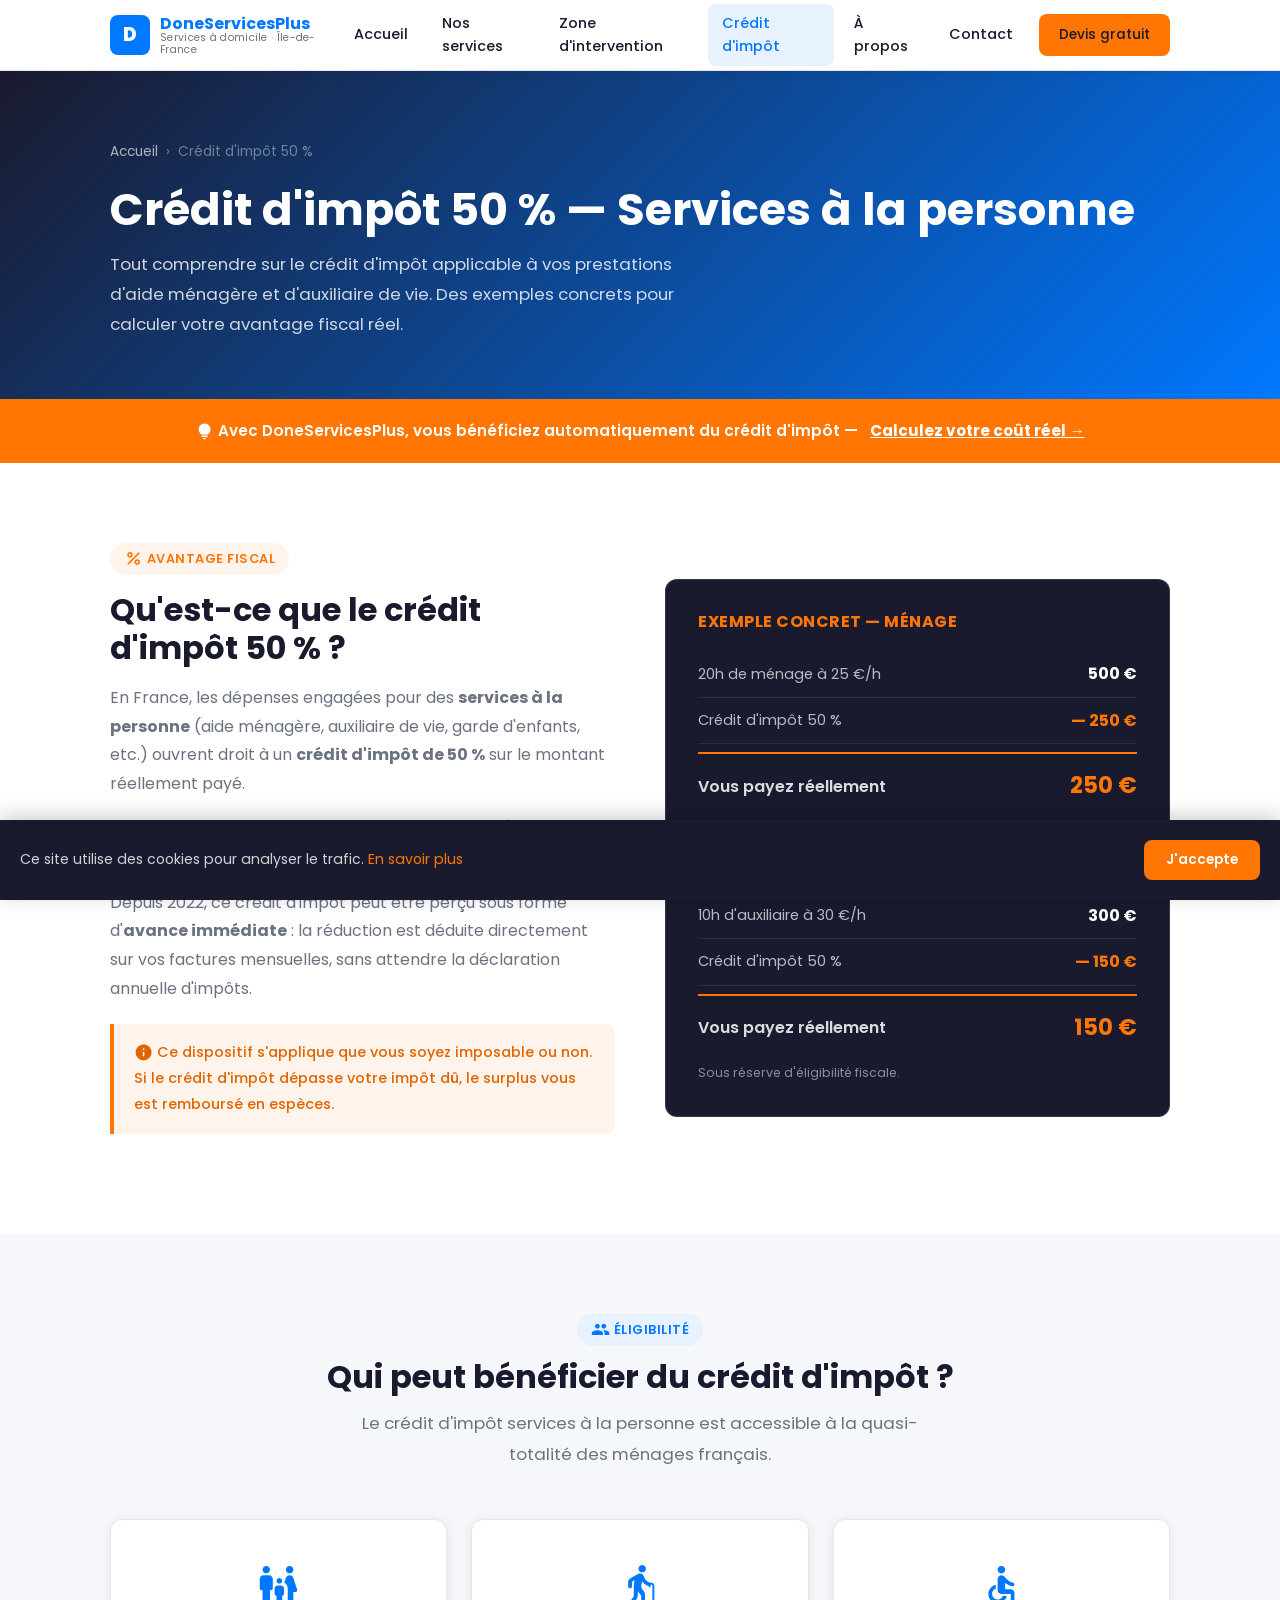
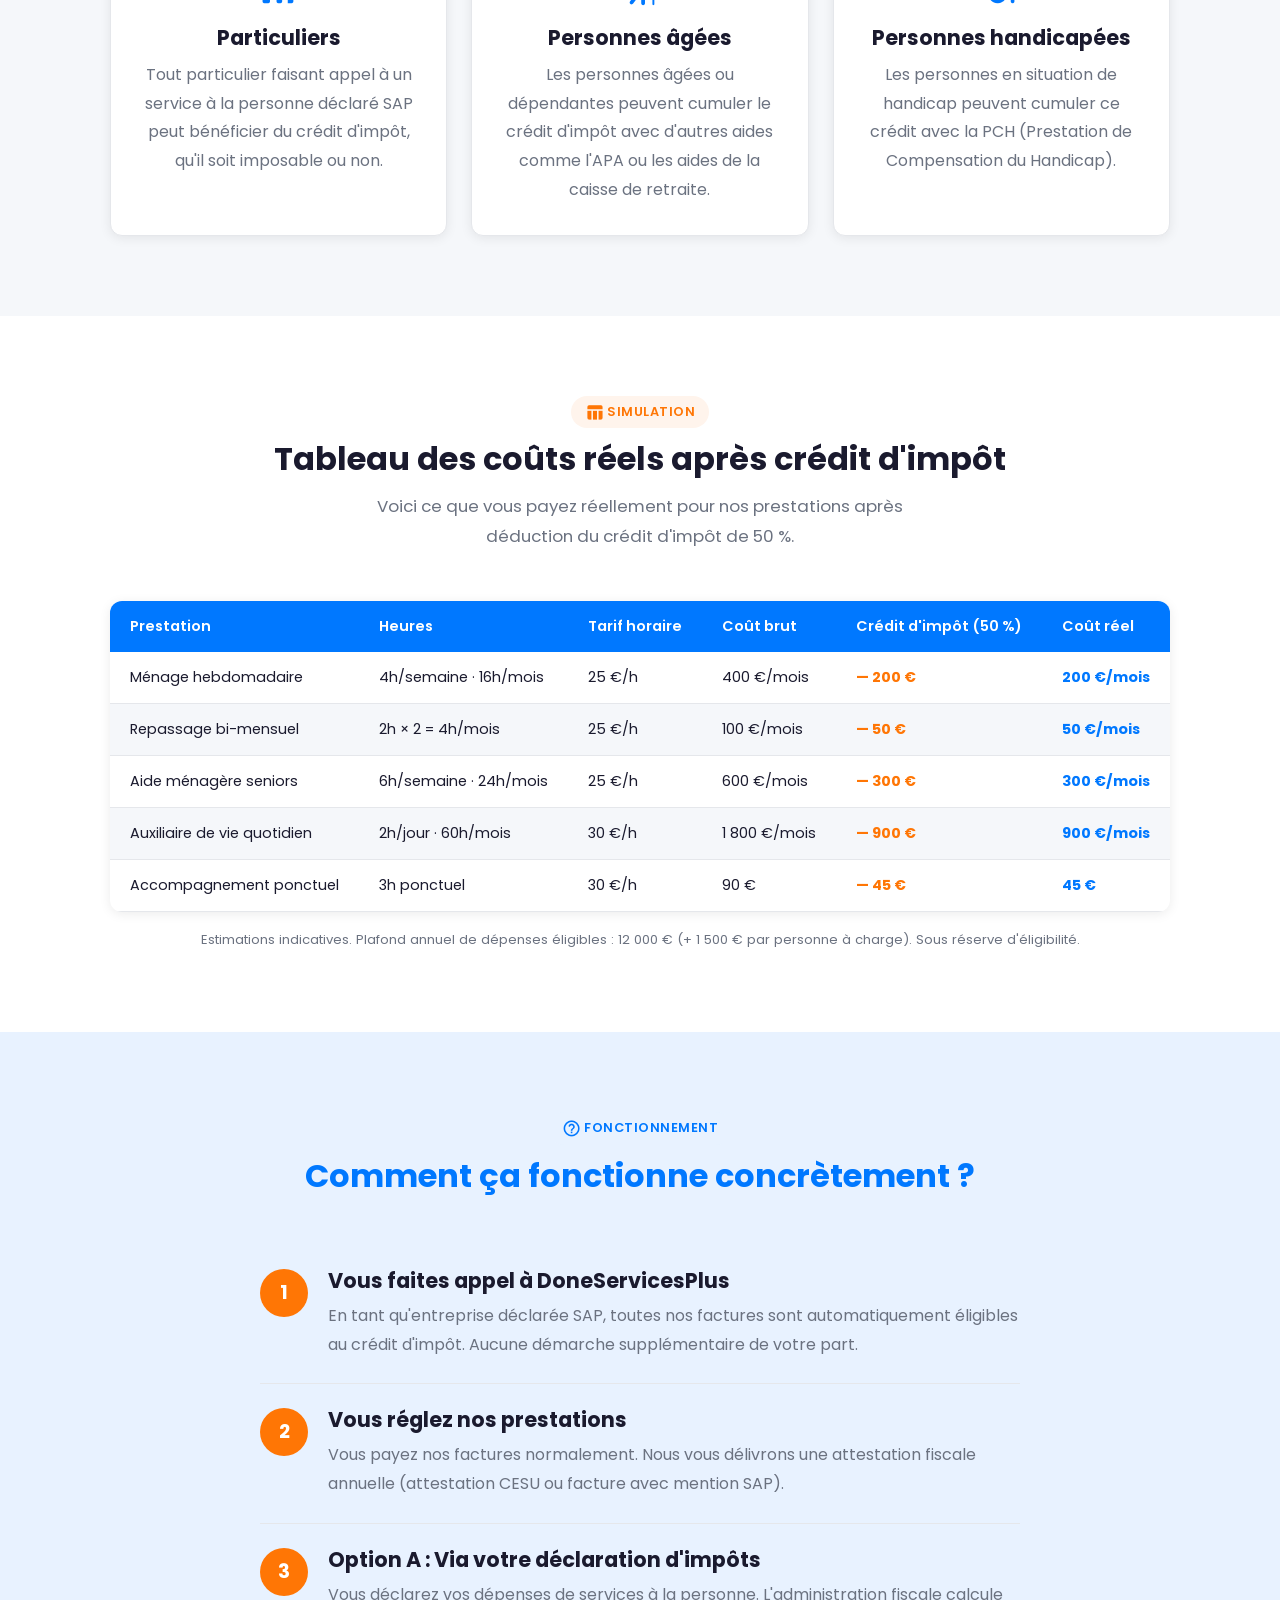
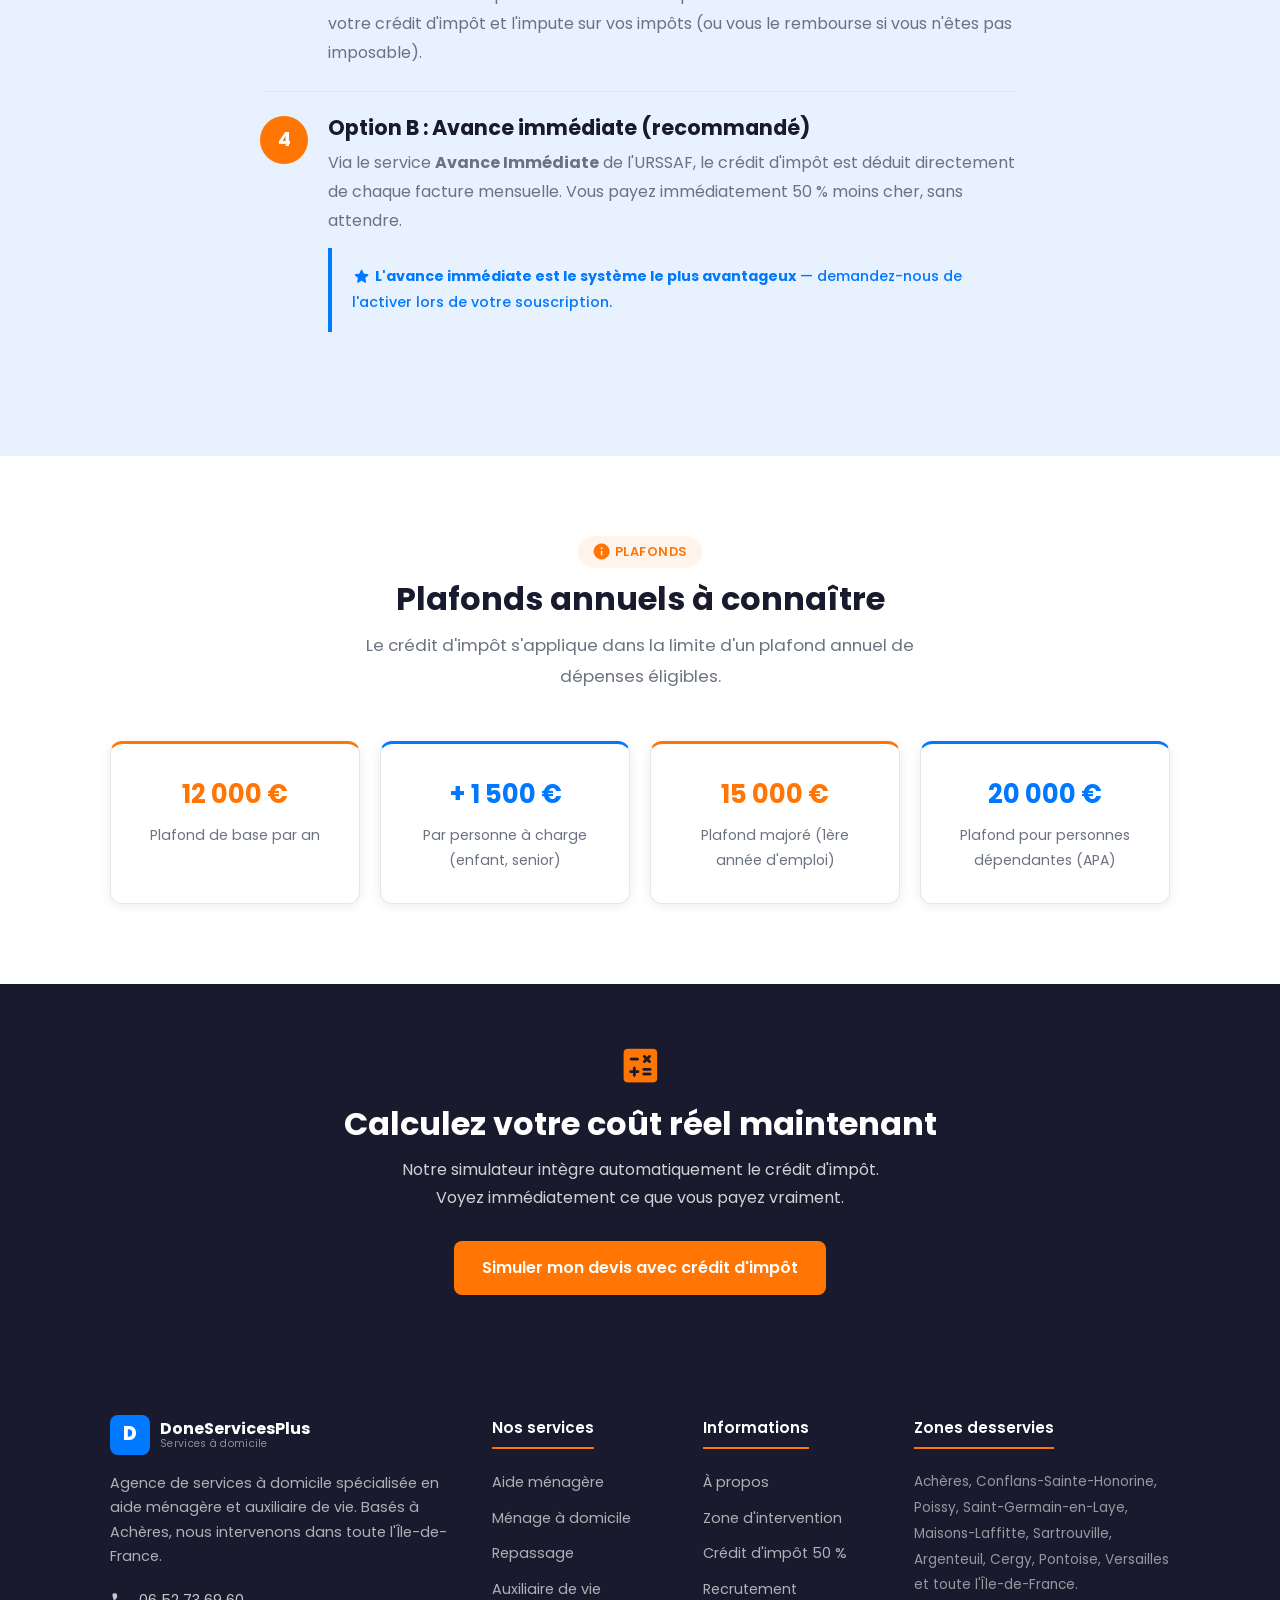
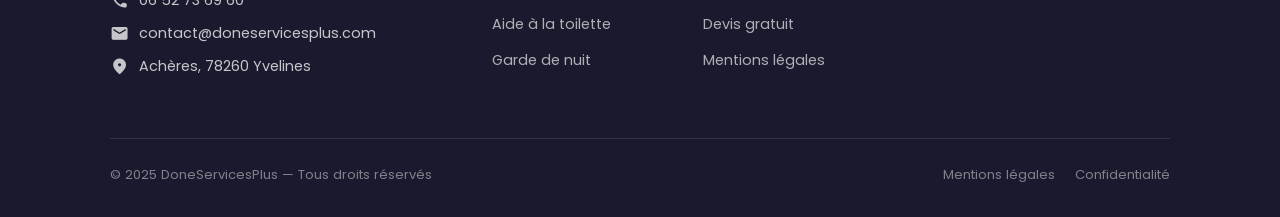
<file: credit-impot-50-services-personne.html>
<!DOCTYPE html>
<html lang="fr">
<head>
  <meta charset="UTF-8">
  <meta name="viewport" content="width=device-width, initial-scale=1.0">

  <title>Crédit d'impôt 50 % services à la personne | DoneServicesPlus Achères</title>
  <meta name="description" content="Bénéficiez du crédit d'impôt de 50 % sur vos prestations d'aide ménagère et auxiliaire de vie à Achères. Explication complète, exemples chiffrés et avance immédiate. DoneServicesPlus.">
  <meta name="robots" content="index, follow">
  <link rel="canonical" href="https://doneservicesplus.com/credit-impot-50-services-personne.html">

  <link rel="preconnect" href="https://fonts.googleapis.com">
  <link rel="preconnect" href="https://fonts.gstatic.com" crossorigin>
  <link href="https://fonts.googleapis.com/css2?family=Poppins:wght@400;500;600;700;800&display=swap" rel="stylesheet">
  <link rel="stylesheet" href="css/style.css">

  <style>
    .fade-in { opacity:0; transform:translateY(20px); transition:opacity .5s ease,transform .5s ease; }
    .fade-in.visible { opacity:1; transform:translateY(0); }

    .step-circle {
      width: 48px;
      height: 48px;
      background: var(--orange);
      color: white;
      border-radius: 50%;
      display: flex;
      align-items: center;
      justify-content: center;
      font-size: 1.2rem;
      font-weight: 700;
      flex-shrink: 0;
    }

    .step-item {
      display: flex;
      gap: 20px;
      align-items: flex-start;
      padding: 24px 0;
      border-bottom: 1px solid var(--border);
    }
    .step-item:last-child { border-bottom: none; }

    .calc-table {
      width: 100%;
      border-collapse: collapse;
      border-radius: var(--radius);
      overflow: hidden;
      box-shadow: var(--shadow-card);
    }
    .calc-table thead th {
      background: var(--blue);
      color: white;
      padding: 14px 20px;
      text-align: left;
      font-size: 0.9rem;
      font-weight: 600;
    }
    .calc-table tbody tr:nth-child(even) { background: var(--grey-light); }
    .calc-table tbody td {
      padding: 14px 20px;
      font-size: 0.9rem;
      border-bottom: 1px solid var(--border);
      color: var(--dark);
    }
    .calc-table .orange { color: var(--orange); font-weight: 700; }
    .calc-table .blue { color: var(--blue); font-weight: 700; }
  </style>
  <link rel="apple-touch-icon" sizes="180x180" href="assets/images/favicon_io/apple-touch-icon.png">
  <link rel="icon" type="image/png" sizes="32x32" href="assets/images/favicon_io/favicon-32x32.png">
  <link rel="icon" type="image/png" sizes="16x16" href="assets/images/favicon_io/favicon-16x16.png">
  <link rel="manifest" href="assets/images/favicon_io/site.webmanifest">
  <link rel="shortcut icon" href="assets/images/favicon_io/favicon.ico">
</head>

<body>

  <!-- HEADER -->
  <header class="header">
    <div class="container">
      <div class="header-inner">
        <a href="index.html" class="logo">
          <div class="logo-icon">D</div>
          <div class="logo-text">
            <span class="logo-name">DoneServicesPlus</span>
            <span class="logo-tagline">Services à domicile · Île-de-France</span>
          </div>
        </a>
        <nav class="nav">
          <a href="index.html">Accueil</a>
          <a href="nos-services.html">Nos services</a>
          <a href="zone-intervention-ile-de-france.html">Zone d'intervention</a>
          <a href="credit-impot-50-services-personne.html" class="active">Crédit d'impôt</a>
          <a href="a-propos.html">À propos</a>
          <a href="contact.html">Contact</a>
          <a href="devis.html" class="btn btn-orange">Devis gratuit</a>
        </nav>
        <button class="hamburger" aria-label="Menu"><span></span><span></span><span></span></button>
      </div>
    </div>
    <nav class="mobile-menu">
      <a href="index.html">Accueil</a>
      <a href="nos-services.html">Nos services</a>
      <a href="aide-menagere-acheres.html">Aide ménagère</a>
      <a href="auxiliaire-de-vie-acheres.html">Auxiliaire de vie</a>
      <a href="zone-intervention-ile-de-france.html">Zone d'intervention</a>
      <a href="credit-impot-50-services-personne.html" class="active">Crédit d'impôt 50 %</a>
      <a href="recrutement.html">Recrutement</a>
      <a href="a-propos.html">À propos</a>
      <a href="contact.html">Contact</a>
      <a href="devis.html" class="btn btn-orange">Devis gratuit</a>
    </nav>
  </header>

  <!-- PAGE HERO -->
  <section class="page-hero" style="background:linear-gradient(135deg,#1a1a2e 0%,#0078FF 100%);">
    <div class="container">
      <nav class="breadcrumb">
        <a href="index.html">Accueil</a><span>›</span><span>Crédit d'impôt 50 %</span>
      </nav>
      <h1>Crédit d'impôt 50 % — Services à la personne</h1>
      <p>Tout comprendre sur le crédit d'impôt applicable à vos prestations d'aide ménagère et d'auxiliaire de vie. Des exemples concrets pour calculer votre avantage fiscal réel.</p>
    </div>
  </section>

  <!-- BANDEAU -->
  <div class="bandeau-impot">
    <div class="container">
      <p><span class="mi mi-sm">lightbulb</span> Avec DoneServicesPlus, vous bénéficiez automatiquement du crédit d'impôt — <a href="devis.html">Calculez votre coût réel →</a></p>
    </div>
  </div>

  <!-- INTRO -->
  <section class="section">
    <div class="container">
      <div class="section-img-split">

        <div>
          <span class="badge badge-orange" style="margin-bottom:16px;"><span class="mi mi-sm">percent</span> Avantage fiscal</span>
          <h2>Qu'est-ce que le crédit d'impôt 50 % ?</h2>
          <p style="margin:16px 0;">
            En France, les dépenses engagées pour des <strong>services à la personne</strong> (aide ménagère, auxiliaire de vie, garde d'enfants, etc.)
            ouvrent droit à un <strong>crédit d'impôt de 50 %</strong> sur le montant réellement payé.
          </p>
          <p style="margin-bottom:16px;">
            Concrètement : si vous payez 500 € de services, l'État vous rembourse 250 €. Vous ne payez réellement que 250 €.
          </p>
          <p>
            Depuis 2022, ce crédit d'impôt peut être perçu sous forme d'<strong>avance immédiate</strong> : la réduction est déduite
            directement sur vos factures mensuelles, sans attendre la déclaration annuelle d'impôts.
          </p>
          <div class="warning-box" style="margin-top:20px;">
            <p><span class="mi mi-sm">info</span> Ce dispositif s'applique que vous soyez imposable ou non. Si le crédit d'impôt dépasse votre impôt dû, le surplus vous est remboursé en espèces.</p>
          </div>
        </div>

        <div>
          <div class="credit-example" style="background:var(--dark); border-radius:var(--radius); padding:32px;">
            <h3 style="color:var(--orange); margin-bottom:20px; font-size:1rem; text-transform:uppercase; letter-spacing:.5px;">Exemple concret — Ménage</h3>
            <div class="credit-line">
              <span>20h de ménage à 25 €/h</span><strong>500 €</strong>
            </div>
            <div class="credit-line">
              <span>Crédit d'impôt 50 %</span><strong style="color:var(--orange);">— 250 €</strong>
            </div>
            <div class="credit-final">
              <span>Vous payez réellement</span><strong>250 €</strong>
            </div>
            <hr style="border:none; border-top:1px solid rgba(255,255,255,.1); margin:24px 0;">
            <h3 style="color:var(--orange); margin-bottom:20px; font-size:1rem; text-transform:uppercase; letter-spacing:.5px;">Exemple — Auxiliaire de vie</h3>
            <div class="credit-line">
              <span>10h d'auxiliaire à 30 €/h</span><strong>300 €</strong>
            </div>
            <div class="credit-line">
              <span>Crédit d'impôt 50 %</span><strong style="color:var(--orange);">— 150 €</strong>
            </div>
            <div class="credit-final">
              <span>Vous payez réellement</span><strong>150 €</strong>
            </div>
            <p style="margin-top:16px; font-size:.78rem; color:rgba(255,255,255,.5);">Sous réserve d'éligibilité fiscale.</p>
          </div>
        </div>

      </div>
    </div>
  </section>

  <!-- QUI EST CONCERNÉ -->
  <section class="section" style="background:var(--grey-light);">
    <div class="container">
      <div class="section-title">
        <span class="badge badge-blue"><span class="mi mi-sm">group</span> Éligibilité</span>
        <h2>Qui peut bénéficier du crédit d'impôt ?</h2>
        <p>Le crédit d'impôt services à la personne est accessible à la quasi-totalité des ménages français.</p>
      </div>
      <div class="grid-3">
        <div class="card" style="text-align:center;">
          <div style="font-size:2.5rem; margin-bottom:12px;"><span class="mi mi-xl" style="color:var(--blue);">family_restroom</span></div>
          <h3>Particuliers</h3>
          <p>Tout particulier faisant appel à un service à la personne déclaré SAP peut bénéficier du crédit d'impôt, qu'il soit imposable ou non.</p>
        </div>
        <div class="card" style="text-align:center;">
          <div style="font-size:2.5rem; margin-bottom:12px;"><span class="mi mi-xl" style="color:var(--blue);">elderly</span></div>
          <h3>Personnes âgées</h3>
          <p>Les personnes âgées ou dépendantes peuvent cumuler le crédit d'impôt avec d'autres aides comme l'APA ou les aides de la caisse de retraite.</p>
        </div>
        <div class="card" style="text-align:center;">
          <div style="font-size:2.5rem; margin-bottom:12px;"><span class="mi mi-xl" style="color:var(--blue);">accessible</span></div>
          <h3>Personnes handicapées</h3>
          <p>Les personnes en situation de handicap peuvent cumuler ce crédit avec la PCH (Prestation de Compensation du Handicap).</p>
        </div>
      </div>
    </div>
  </section>

  <!-- TABLEAU COMPARATIF -->
  <section class="section">
    <div class="container">
      <div class="section-title">
        <span class="badge badge-orange"><span class="mi mi-sm">table_chart</span> Simulation</span>
        <h2>Tableau des coûts réels après crédit d'impôt</h2>
        <p>Voici ce que vous payez réellement pour nos prestations après déduction du crédit d'impôt de 50 %.</p>
      </div>

      <table class="calc-table">
        <thead>
          <tr>
            <th>Prestation</th>
            <th>Heures</th>
            <th>Tarif horaire</th>
            <th>Coût brut</th>
            <th>Crédit d'impôt (50 %)</th>
            <th>Coût réel</th>
          </tr>
        </thead>
        <tbody>
          <tr>
            <td>Ménage hebdomadaire</td>
            <td>4h/semaine · 16h/mois</td>
            <td>25 €/h</td>
            <td>400 €/mois</td>
            <td class="orange">— 200 €</td>
            <td class="blue">200 €/mois</td>
          </tr>
          <tr>
            <td>Repassage bi-mensuel</td>
            <td>2h × 2 = 4h/mois</td>
            <td>25 €/h</td>
            <td>100 €/mois</td>
            <td class="orange">— 50 €</td>
            <td class="blue">50 €/mois</td>
          </tr>
          <tr>
            <td>Aide ménagère seniors</td>
            <td>6h/semaine · 24h/mois</td>
            <td>25 €/h</td>
            <td>600 €/mois</td>
            <td class="orange">— 300 €</td>
            <td class="blue">300 €/mois</td>
          </tr>
          <tr>
            <td>Auxiliaire de vie quotidien</td>
            <td>2h/jour · 60h/mois</td>
            <td>30 €/h</td>
            <td>1 800 €/mois</td>
            <td class="orange">— 900 €</td>
            <td class="blue">900 €/mois</td>
          </tr>
          <tr>
            <td>Accompagnement ponctuel</td>
            <td>3h ponctuel</td>
            <td>30 €/h</td>
            <td>90 €</td>
            <td class="orange">— 45 €</td>
            <td class="blue">45 €</td>
          </tr>
        </tbody>
      </table>

      <p style="text-align:center; margin-top:16px; font-size:0.82rem; color:var(--grey);">
        Estimations indicatives. Plafond annuel de dépenses éligibles : 12 000 € (+ 1 500 € par personne à charge). Sous réserve d'éligibilité.
      </p>
    </div>
  </section>

  <!-- COMMENT ÇA MARCHE -->
  <section class="section" style="background:var(--blue-light);">
    <div class="container" style="max-width:800px;">
      <div class="section-title">
        <span class="badge badge-blue"><span class="mi mi-sm">help_outline</span> Fonctionnement</span>
        <h2 style="color:var(--blue);">Comment ça fonctionne concrètement ?</h2>
      </div>

      <div>
        <div class="step-item">
          <div class="step-circle">1</div>
          <div>
            <h3 style="margin-bottom:8px;">Vous faites appel à DoneServicesPlus</h3>
            <p>En tant qu'entreprise déclarée SAP, toutes nos factures sont automatiquement éligibles au crédit d'impôt. Aucune démarche supplémentaire de votre part.</p>
          </div>
        </div>
        <div class="step-item">
          <div class="step-circle">2</div>
          <div>
            <h3 style="margin-bottom:8px;">Vous réglez nos prestations</h3>
            <p>Vous payez nos factures normalement. Nous vous délivrons une attestation fiscale annuelle (attestation CESU ou facture avec mention SAP).</p>
          </div>
        </div>
        <div class="step-item">
          <div class="step-circle">3</div>
          <div>
            <h3 style="margin-bottom:8px;">Option A : Via votre déclaration d'impôts</h3>
            <p>Vous déclarez vos dépenses de services à la personne. L'administration fiscale calcule votre crédit d'impôt et l'impute sur vos impôts (ou vous le rembourse si vous n'êtes pas imposable).</p>
          </div>
        </div>
        <div class="step-item">
          <div class="step-circle">4</div>
          <div>
            <h3 style="margin-bottom:8px;">Option B : Avance immédiate (recommandé)</h3>
            <p>Via le service <strong>Avance Immédiate</strong> de l'URSSAF, le crédit d'impôt est déduit directement de chaque facture mensuelle. Vous payez immédiatement 50 % moins cher, sans attendre.</p>
            <div class="info-box" style="margin-top:12px;">
              <p><span class="mi mi-sm">star</span> <strong>L'avance immédiate est le système le plus avantageux</strong> — demandez-nous de l'activer lors de votre souscription.</p>
            </div>
          </div>
        </div>
      </div>
    </div>
  </section>

  <!-- PLAFONDS -->
  <section class="section">
    <div class="container">
      <div class="section-title">
        <span class="badge badge-orange"><span class="mi mi-sm">info</span> Plafonds</span>
        <h2>Plafonds annuels à connaître</h2>
        <p>Le crédit d'impôt s'applique dans la limite d'un plafond annuel de dépenses éligibles.</p>
      </div>
      <div class="grid-4">
        <div class="card" style="text-align:center; border-top:3px solid var(--orange);">
          <strong style="font-size:1.6rem; color:var(--orange); display:block; margin-bottom:8px;">12 000 €</strong>
          <p style="font-size:.88rem;">Plafond de base par an</p>
        </div>
        <div class="card" style="text-align:center; border-top:3px solid var(--blue);">
          <strong style="font-size:1.6rem; color:var(--blue); display:block; margin-bottom:8px;">+ 1 500 €</strong>
          <p style="font-size:.88rem;">Par personne à charge (enfant, senior)</p>
        </div>
        <div class="card" style="text-align:center; border-top:3px solid var(--orange);">
          <strong style="font-size:1.6rem; color:var(--orange); display:block; margin-bottom:8px;">15 000 €</strong>
          <p style="font-size:.88rem;">Plafond majoré (1ère année d'emploi)</p>
        </div>
        <div class="card" style="text-align:center; border-top:3px solid var(--blue);">
          <strong style="font-size:1.6rem; color:var(--blue); display:block; margin-bottom:8px;">20 000 €</strong>
          <p style="font-size:.88rem;">Plafond pour personnes dépendantes (APA)</p>
        </div>
      </div>
    </div>
  </section>

  <!-- CTA -->
  <section class="section-sm" style="background:var(--dark); padding:60px 0;">
    <div class="container" style="text-align:center;">
      <span class="mi mi-xl" style="color:var(--orange); display:block; margin-bottom:16px;">calculate</span>
      <h2 style="color:white; margin-bottom:12px;">Calculez votre coût réel maintenant</h2>
      <p style="color:rgba(255,255,255,.8); margin-bottom:28px; max-width:500px; margin-left:auto; margin-right:auto;">Notre simulateur intègre automatiquement le crédit d'impôt. Voyez immédiatement ce que vous payez vraiment.</p>
      <a href="devis.html" class="btn btn-orange">Simuler mon devis avec crédit d'impôt</a>
    </div>
  </section>

  <!-- FOOTER -->
  <footer class="footer">
    <div class="container">
      <div class="footer-grid">
        <div>
          <div class="footer-logo"><div class="logo-icon">D</div><div class="logo-text"><span class="logo-name">DoneServicesPlus</span><span class="logo-tagline">Services à domicile</span></div></div>
          <p class="footer-desc">Agence de services à domicile spécialisée en aide ménagère et auxiliaire de vie. Basés à Achères, nous intervenons dans toute l'Île-de-France.</p>
          <div class="footer-contact-item"><span class="mi mi-sm">phone</span><a href="tel:+33652736960">06 52 73 69 60</a></div>
          <div class="footer-contact-item"><span class="mi mi-sm">mail</span><a href="mailto:contact@doneservicesplus.com">contact@doneservicesplus.com</a></div>
          <div class="footer-contact-item"><span class="mi mi-sm">location_on</span><span>Achères, 78260 Yvelines</span></div>
        </div>
        <div class="footer-col"><h4>Nos services</h4><ul>
          <li><a href="aide-menagere-acheres.html">Aide ménagère</a></li>
          <li><a href="aide-menagere-acheres.html">Ménage à domicile</a></li>
          <li><a href="aide-menagere-acheres.html">Repassage</a></li>
          <li><a href="auxiliaire-de-vie-acheres.html">Auxiliaire de vie</a></li>
          <li><a href="auxiliaire-de-vie-acheres.html">Aide à la toilette</a></li>
          <li><a href="auxiliaire-de-vie-acheres.html">Garde de nuit</a></li>
        </ul></div>
        <div class="footer-col"><h4>Informations</h4><ul>
          <li><a href="a-propos.html">À propos</a></li>
          <li><a href="zone-intervention-ile-de-france.html">Zone d'intervention</a></li>
          <li><a href="credit-impot-50-services-personne.html">Crédit d'impôt 50 %</a></li>
          <li><a href="recrutement.html">Recrutement</a></li>
          <li><a href="devis.html">Devis gratuit</a></li>
          <li><a href="mentions-legales.html">Mentions légales</a></li>
        </ul></div>
        <div class="footer-col"><h4>Zones desservies</h4><p class="footer-villes">Achères, Conflans-Sainte-Honorine, Poissy, Saint-Germain-en-Laye, Maisons-Laffitte, Sartrouville, Argenteuil, Cergy, Pontoise, Versailles et toute l'Île-de-France.</p></div>
      </div>
      <div class="footer-bottom">
        <p>© 2025 DoneServicesPlus — Tous droits réservés</p>
        <div style="display:flex;gap:20px;"><a href="mentions-legales.html">Mentions légales</a><a href="mentions-legales.html#confidentialite">Confidentialité</a></div>
      </div>
    </div>
  </footer>

  <div id="cookie-banner">
    <p>Ce site utilise des cookies pour analyser le trafic. <a href="mentions-legales.html#cookies">En savoir plus</a></p>
    <button id="cookie-accept" class="btn btn-orange">J'accepte</button>
  </div>

  <script src="js/main.js"></script>
</body>
</html>
</file>
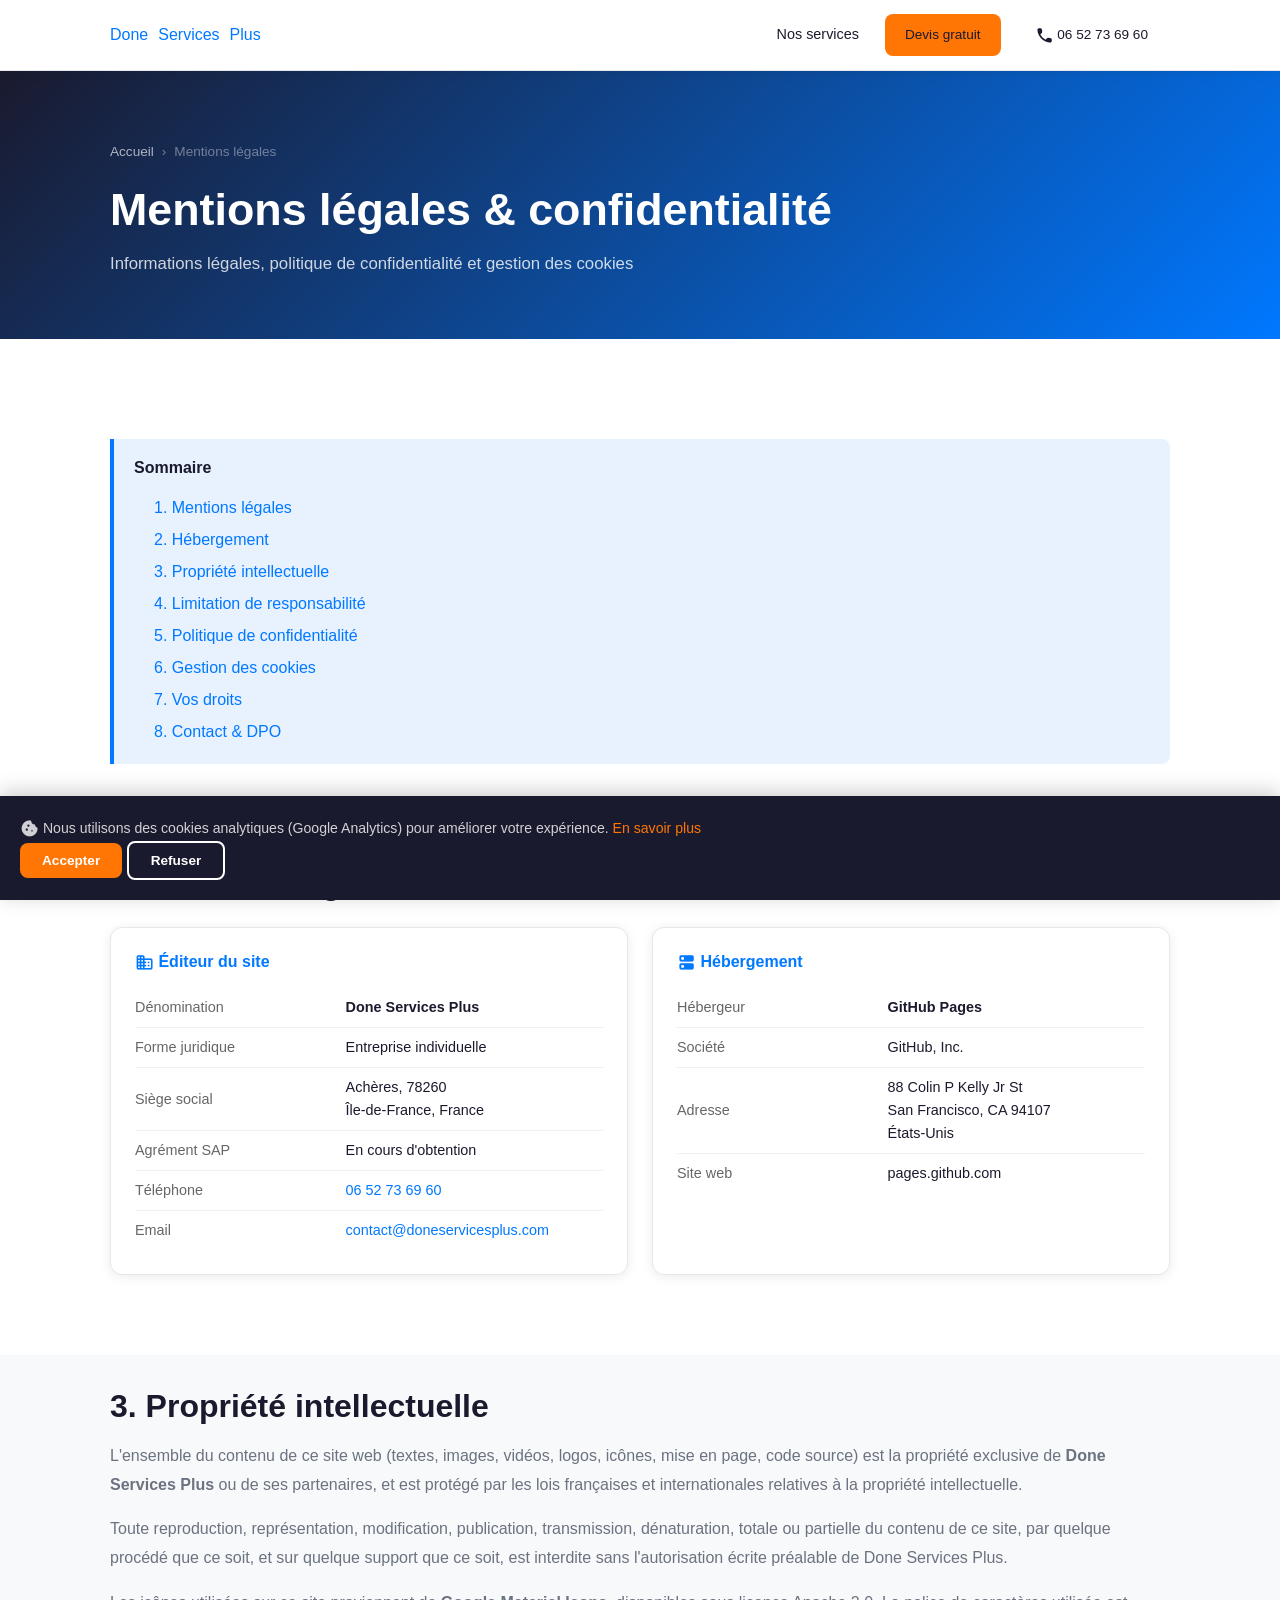
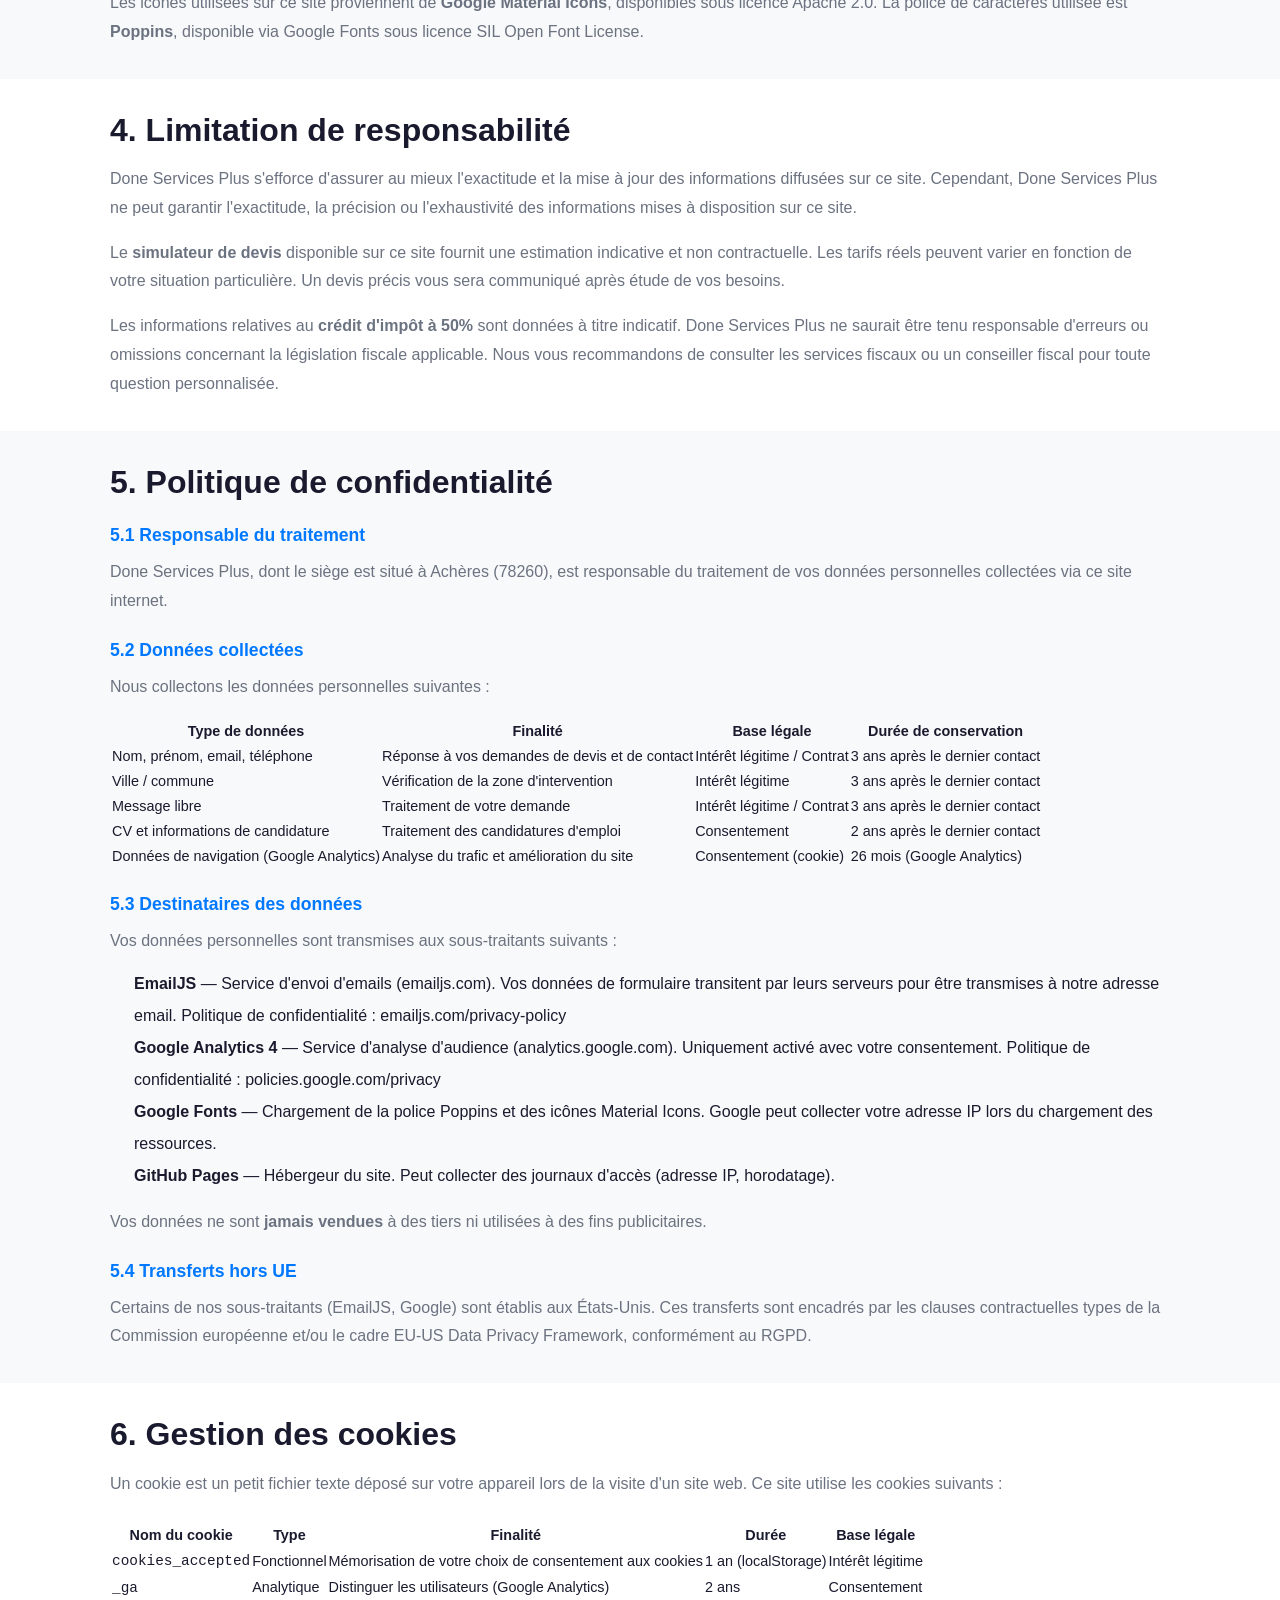
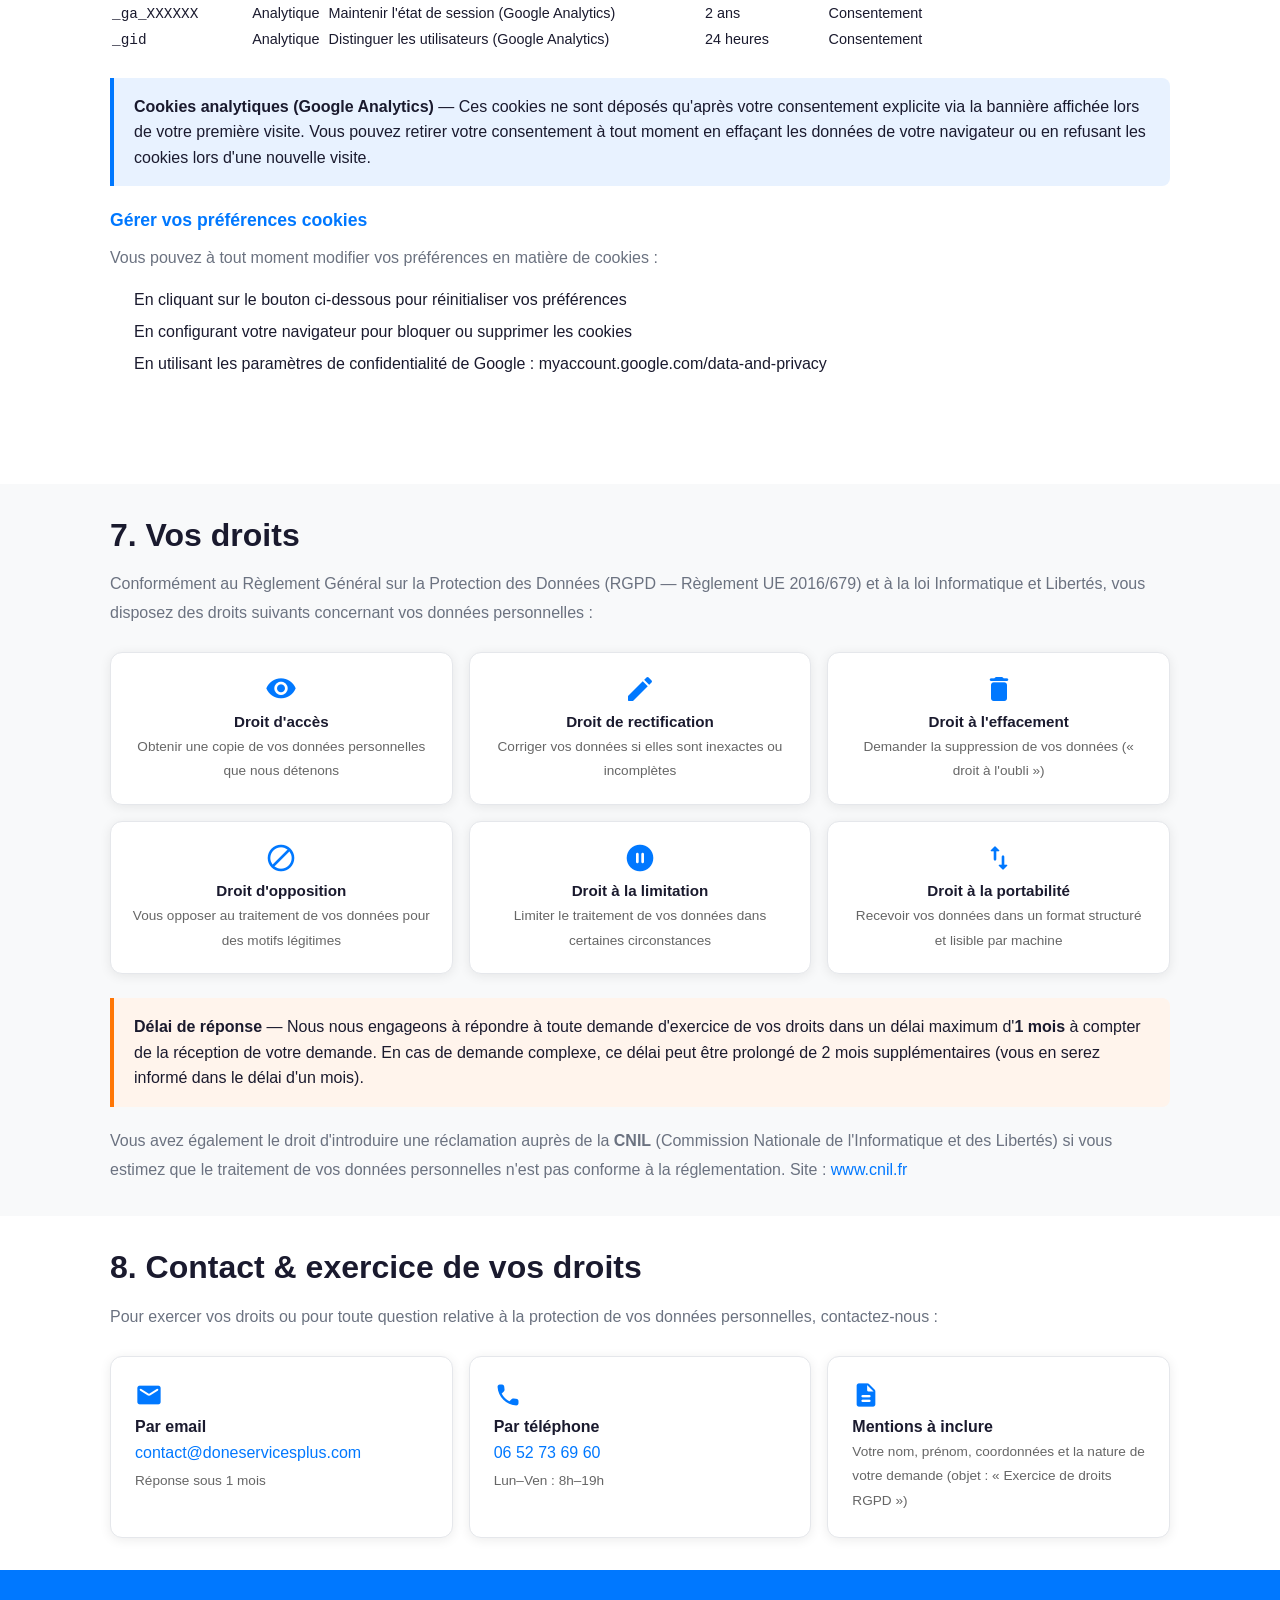
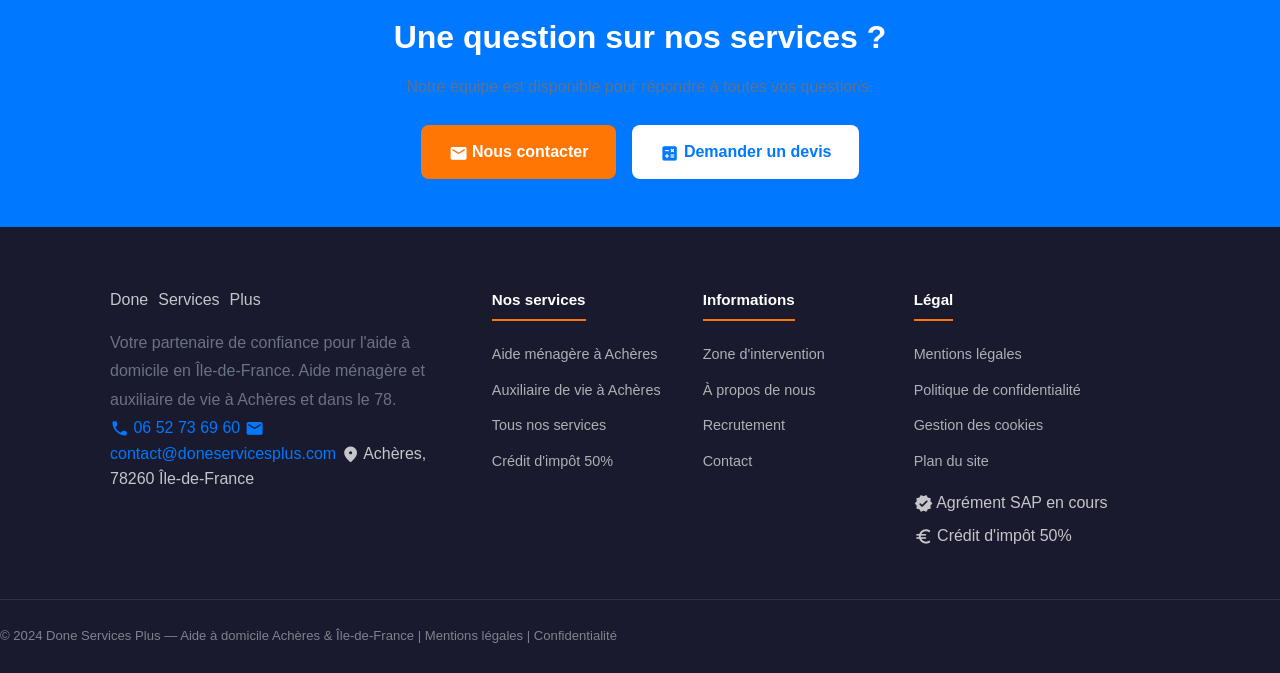
<file: mentions-legales.html>
<!DOCTYPE html>
<html lang="fr">
<head>
  <meta charset="UTF-8">
  <meta name="viewport" content="width=device-width, initial-scale=1.0">
  <title>Mentions Légales & Politique de Confidentialité | Done Services Plus</title>
  <meta name="description" content="Mentions légales, politique de confidentialité et gestion des cookies de Done Services Plus, votre service d'aide à domicile à Achères (78260).">
  <meta name="robots" content="noindex, follow">
  <link rel="canonical" href="https://doneservicesplus.com/mentions-legales.html">

  <!-- Open Graph -->
  <meta property="og:title" content="Mentions Légales | Done Services Plus">
  <meta property="og:description" content="Informations légales et politique de confidentialité de Done Services Plus.">
  <meta property="og:type" content="website">
  <meta property="og:url" content="https://doneservicesplus.com/mentions-legales.html">

  <link rel="stylesheet" href="css/style.css">
  <link rel="apple-touch-icon" sizes="180x180" href="assets/images/favicon_io/apple-touch-icon.png">
  <link rel="icon" type="image/png" sizes="32x32" href="assets/images/favicon_io/favicon-32x32.png">
  <link rel="icon" type="image/png" sizes="16x16" href="assets/images/favicon_io/favicon-16x16.png">
  <link rel="manifest" href="assets/images/favicon_io/site.webmanifest">
  <link rel="shortcut icon" href="assets/images/favicon_io/favicon.ico">
</head>
<body>

  <!-- HEADER -->
  <header class="header">
    <div class="container header-inner">
      <a href="index.html" class="logo">
        <span class="logo-done">Done</span><span class="logo-services">Services</span><span class="logo-plus">Plus</span>
      </a>
      <nav class="nav" id="main-nav">
        <a href="nos-services.html">Nos services</a>
        <a href="devis.html" class="btn btn-orange btn-sm">Devis gratuit</a>
        <a href="tel:+33652736960" class="btn btn-outline btn-sm">
          <span class="mi mi-sm">call</span> 06 52 73 69 60
        </a>
      </nav>
      <button class="hamburger" id="hamburger" aria-label="Menu">
        <span></span><span></span><span></span>
      </button>
    </div>
    <div class="mobile-menu" id="mobile-menu">
      <a href="nos-services.html">Nos services</a>
      <a href="aide-menagere-acheres.html">Aide ménagère</a>
      <a href="auxiliaire-de-vie-acheres.html">Auxiliaire de vie</a>
      <a href="credit-impot-50-services-personne.html">Crédit d'impôt 50%</a>
      <a href="zone-intervention-ile-de-france.html">Zone d'intervention</a>
      <a href="devis.html">Devis gratuit</a>
      <a href="recrutement.html">Recrutement</a>
      <a href="a-propos.html">À propos</a>
      <a href="contact.html">Contact</a>
    </div>
  </header>

  <!-- PAGE HERO -->
  <section class="page-hero" style="background: linear-gradient(135deg, #1a1a2e 0%, #0078FF 100%);">
    <div class="container">
      <nav class="breadcrumb">
        <a href="index.html">Accueil</a>
        <span>›</span>
        <span>Mentions légales</span>
      </nav>
      <h1>Mentions légales &amp; confidentialité</h1>
      <p>Informations légales, politique de confidentialité et gestion des cookies</p>
    </div>
  </section>

  <!-- TABLE DES MATIÈRES -->
  <section class="section" style="padding-bottom: 0;">
    <div class="container">
      <div class="info-box">
        <strong>Sommaire</strong>
        <ul style="margin-top: 0.75rem; padding-left: 1.25rem; line-height: 2;">
          <li><a href="#mentions-legales" style="color: var(--blue);">1. Mentions légales</a></li>
          <li><a href="#hebergement" style="color: var(--blue);">2. Hébergement</a></li>
          <li><a href="#propriete-intellectuelle" style="color: var(--blue);">3. Propriété intellectuelle</a></li>
          <li><a href="#responsabilite" style="color: var(--blue);">4. Limitation de responsabilité</a></li>
          <li><a href="#confidentialite" style="color: var(--blue);">5. Politique de confidentialité</a></li>
          <li><a href="#cookies" style="color: var(--blue);">6. Gestion des cookies</a></li>
          <li><a href="#droits" style="color: var(--blue);">7. Vos droits</a></li>
          <li><a href="#contact-dpo" style="color: var(--blue);">8. Contact &amp; DPO</a></li>
        </ul>
      </div>
    </div>
  </section>

  <!-- MENTIONS LÉGALES -->
  <section class="section" id="mentions-legales">
    <div class="container">
      <h2>1. Mentions légales</h2>

      <div style="display: grid; grid-template-columns: 1fr 1fr; gap: 1.5rem; margin-top: 1.5rem;">

        <div class="card" style="padding: 1.5rem;">
          <h3 style="font-size: 1rem; color: var(--blue); margin-bottom: 1rem;">
            <span class="mi mi-sm">business</span> Éditeur du site
          </h3>
          <table style="width: 100%; border-collapse: collapse; font-size: 0.9rem;">
            <tr style="border-bottom: 1px solid #f0f0f0;">
              <td style="padding: 0.5rem 0; color: #666; width: 45%;">Dénomination</td>
              <td style="padding: 0.5rem 0; font-weight: 600;">Done Services Plus</td>
            </tr>
            <tr style="border-bottom: 1px solid #f0f0f0;">
              <td style="padding: 0.5rem 0; color: #666;">Forme juridique</td>
              <td style="padding: 0.5rem 0;">Entreprise individuelle</td>
            </tr>
            <tr style="border-bottom: 1px solid #f0f0f0;">
              <td style="padding: 0.5rem 0; color: #666;">Siège social</td>
              <td style="padding: 0.5rem 0;">Achères, 78260<br>Île-de-France, France</td>
            </tr>
            <tr style="border-bottom: 1px solid #f0f0f0;">
              <td style="padding: 0.5rem 0; color: #666;">Agrément SAP</td>
              <td style="padding: 0.5rem 0;">En cours d'obtention</td>
            </tr>
            <tr style="border-bottom: 1px solid #f0f0f0;">
              <td style="padding: 0.5rem 0; color: #666;">Téléphone</td>
              <td style="padding: 0.5rem 0;"><a href="tel:+33652736960" style="color: var(--blue);">06 52 73 69 60</a></td>
            </tr>
            <tr>
              <td style="padding: 0.5rem 0; color: #666;">Email</td>
              <td style="padding: 0.5rem 0;"><a href="mailto:contact@doneservicesplus.com" style="color: var(--blue);">contact@doneservicesplus.com</a></td>
            </tr>
          </table>
        </div>

        <div class="card" style="padding: 1.5rem;" id="hebergement">
          <h3 style="font-size: 1rem; color: var(--blue); margin-bottom: 1rem;">
            <span class="mi mi-sm">dns</span> Hébergement
          </h3>
          <table style="width: 100%; border-collapse: collapse; font-size: 0.9rem;">
            <tr style="border-bottom: 1px solid #f0f0f0;">
              <td style="padding: 0.5rem 0; color: #666; width: 45%;">Hébergeur</td>
              <td style="padding: 0.5rem 0; font-weight: 600;">GitHub Pages</td>
            </tr>
            <tr style="border-bottom: 1px solid #f0f0f0;">
              <td style="padding: 0.5rem 0; color: #666;">Société</td>
              <td style="padding: 0.5rem 0;">GitHub, Inc.</td>
            </tr>
            <tr style="border-bottom: 1px solid #f0f0f0;">
              <td style="padding: 0.5rem 0; color: #666;">Adresse</td>
              <td style="padding: 0.5rem 0;">88 Colin P Kelly Jr St<br>San Francisco, CA 94107<br>États-Unis</td>
            </tr>
            <tr>
              <td style="padding: 0.5rem 0; color: #666;">Site web</td>
              <td style="padding: 0.5rem 0;">pages.github.com</td>
            </tr>
          </table>
        </div>

      </div>
    </div>
  </section>

  <!-- PROPRIÉTÉ INTELLECTUELLE -->
  <section class="section" id="propriete-intellectuelle" style="background: #f8f9fa; padding-top: 2rem; padding-bottom: 2rem;">
    <div class="container">
      <h2>3. Propriété intellectuelle</h2>
      <p style="margin-top: 1rem; line-height: 1.8;">
        L'ensemble du contenu de ce site web (textes, images, vidéos, logos, icônes, mise en page, code source) est la propriété exclusive de <strong>Done Services Plus</strong> ou de ses partenaires, et est protégé par les lois françaises et internationales relatives à la propriété intellectuelle.
      </p>
      <p style="margin-top: 1rem; line-height: 1.8;">
        Toute reproduction, représentation, modification, publication, transmission, dénaturation, totale ou partielle du contenu de ce site, par quelque procédé que ce soit, et sur quelque support que ce soit, est interdite sans l'autorisation écrite préalable de Done Services Plus.
      </p>
      <p style="margin-top: 1rem; line-height: 1.8;">
        Les icônes utilisées sur ce site proviennent de <strong>Google Material Icons</strong>, disponibles sous licence Apache 2.0. La police de caractères utilisée est <strong>Poppins</strong>, disponible via Google Fonts sous licence SIL Open Font License.
      </p>
    </div>
  </section>

  <!-- RESPONSABILITÉ -->
  <section class="section" id="responsabilite" style="padding-top: 2rem; padding-bottom: 2rem;">
    <div class="container">
      <h2>4. Limitation de responsabilité</h2>
      <p style="margin-top: 1rem; line-height: 1.8;">
        Done Services Plus s'efforce d'assurer au mieux l'exactitude et la mise à jour des informations diffusées sur ce site. Cependant, Done Services Plus ne peut garantir l'exactitude, la précision ou l'exhaustivité des informations mises à disposition sur ce site.
      </p>
      <p style="margin-top: 1rem; line-height: 1.8;">
        Le <strong>simulateur de devis</strong> disponible sur ce site fournit une estimation indicative et non contractuelle. Les tarifs réels peuvent varier en fonction de votre situation particulière. Un devis précis vous sera communiqué après étude de vos besoins.
      </p>
      <p style="margin-top: 1rem; line-height: 1.8;">
        Les informations relatives au <strong>crédit d'impôt à 50%</strong> sont données à titre indicatif. Done Services Plus ne saurait être tenu responsable d'erreurs ou omissions concernant la législation fiscale applicable. Nous vous recommandons de consulter les services fiscaux ou un conseiller fiscal pour toute question personnalisée.
      </p>
    </div>
  </section>

  <!-- POLITIQUE DE CONFIDENTIALITÉ -->
  <section class="section" id="confidentialite" style="background: #f8f9fa; padding-top: 2rem; padding-bottom: 2rem;">
    <div class="container">
      <h2>5. Politique de confidentialité</h2>

      <h3 style="margin-top: 1.5rem; font-size: 1.1rem; color: var(--blue);">5.1 Responsable du traitement</h3>
      <p style="margin-top: 0.75rem; line-height: 1.8;">
        Done Services Plus, dont le siège est situé à Achères (78260), est responsable du traitement de vos données personnelles collectées via ce site internet.
      </p>

      <h3 style="margin-top: 1.5rem; font-size: 1.1rem; color: var(--blue);">5.2 Données collectées</h3>
      <p style="margin-top: 0.75rem; line-height: 1.8;">Nous collectons les données personnelles suivantes :</p>
      <div style="margin-top: 1rem; overflow-x: auto;">
        <table class="calc-table" style="font-size: 0.9rem;">
          <thead>
            <tr>
              <th>Type de données</th>
              <th>Finalité</th>
              <th>Base légale</th>
              <th>Durée de conservation</th>
            </tr>
          </thead>
          <tbody>
            <tr>
              <td>Nom, prénom, email, téléphone</td>
              <td>Réponse à vos demandes de devis et de contact</td>
              <td>Intérêt légitime / Contrat</td>
              <td>3 ans après le dernier contact</td>
            </tr>
            <tr>
              <td>Ville / commune</td>
              <td>Vérification de la zone d'intervention</td>
              <td>Intérêt légitime</td>
              <td>3 ans après le dernier contact</td>
            </tr>
            <tr>
              <td>Message libre</td>
              <td>Traitement de votre demande</td>
              <td>Intérêt légitime / Contrat</td>
              <td>3 ans après le dernier contact</td>
            </tr>
            <tr>
              <td>CV et informations de candidature</td>
              <td>Traitement des candidatures d'emploi</td>
              <td>Consentement</td>
              <td>2 ans après le dernier contact</td>
            </tr>
            <tr>
              <td>Données de navigation (Google Analytics)</td>
              <td>Analyse du trafic et amélioration du site</td>
              <td>Consentement (cookie)</td>
              <td>26 mois (Google Analytics)</td>
            </tr>
          </tbody>
        </table>
      </div>

      <h3 style="margin-top: 1.5rem; font-size: 1.1rem; color: var(--blue);">5.3 Destinataires des données</h3>
      <p style="margin-top: 0.75rem; line-height: 1.8;">Vos données personnelles sont transmises aux sous-traitants suivants :</p>
      <ul style="margin-top: 0.75rem; padding-left: 1.5rem; line-height: 2;">
        <li><strong>EmailJS</strong> — Service d'envoi d'emails (emailjs.com). Vos données de formulaire transitent par leurs serveurs pour être transmises à notre adresse email. Politique de confidentialité : emailjs.com/privacy-policy</li>
        <li><strong>Google Analytics 4</strong> — Service d'analyse d'audience (analytics.google.com). Uniquement activé avec votre consentement. Politique de confidentialité : policies.google.com/privacy</li>
        <li><strong>Google Fonts</strong> — Chargement de la police Poppins et des icônes Material Icons. Google peut collecter votre adresse IP lors du chargement des ressources.</li>
        <li><strong>GitHub Pages</strong> — Hébergeur du site. Peut collecter des journaux d'accès (adresse IP, horodatage).</li>
      </ul>
      <p style="margin-top: 1rem; line-height: 1.8;">
        Vos données ne sont <strong>jamais vendues</strong> à des tiers ni utilisées à des fins publicitaires.
      </p>

      <h3 style="margin-top: 1.5rem; font-size: 1.1rem; color: var(--blue);">5.4 Transferts hors UE</h3>
      <p style="margin-top: 0.75rem; line-height: 1.8;">
        Certains de nos sous-traitants (EmailJS, Google) sont établis aux États-Unis. Ces transferts sont encadrés par les clauses contractuelles types de la Commission européenne et/ou le cadre EU-US Data Privacy Framework, conformément au RGPD.
      </p>
    </div>
  </section>

  <!-- COOKIES -->
  <section class="section" id="cookies" style="padding-top: 2rem; padding-bottom: 2rem;">
    <div class="container">
      <h2>6. Gestion des cookies</h2>
      <p style="margin-top: 1rem; line-height: 1.8;">
        Un cookie est un petit fichier texte déposé sur votre appareil lors de la visite d'un site web. Ce site utilise les cookies suivants :
      </p>

      <div style="margin-top: 1.5rem; overflow-x: auto;">
        <table class="calc-table" style="font-size: 0.9rem;">
          <thead>
            <tr>
              <th>Nom du cookie</th>
              <th>Type</th>
              <th>Finalité</th>
              <th>Durée</th>
              <th>Base légale</th>
            </tr>
          </thead>
          <tbody>
            <tr>
              <td><code>cookies_accepted</code></td>
              <td>Fonctionnel</td>
              <td>Mémorisation de votre choix de consentement aux cookies</td>
              <td>1 an (localStorage)</td>
              <td>Intérêt légitime</td>
            </tr>
            <tr>
              <td><code>_ga</code></td>
              <td>Analytique</td>
              <td>Distinguer les utilisateurs (Google Analytics)</td>
              <td>2 ans</td>
              <td>Consentement</td>
            </tr>
            <tr>
              <td><code>_ga_XXXXXX</code></td>
              <td>Analytique</td>
              <td>Maintenir l'état de session (Google Analytics)</td>
              <td>2 ans</td>
              <td>Consentement</td>
            </tr>
            <tr>
              <td><code>_gid</code></td>
              <td>Analytique</td>
              <td>Distinguer les utilisateurs (Google Analytics)</td>
              <td>24 heures</td>
              <td>Consentement</td>
            </tr>
          </tbody>
        </table>
      </div>

      <div class="info-box" style="margin-top: 1.5rem;">
        <strong>Cookies analytiques (Google Analytics)</strong> — Ces cookies ne sont déposés qu'après votre consentement explicite via la bannière affichée lors de votre première visite. Vous pouvez retirer votre consentement à tout moment en effaçant les données de votre navigateur ou en refusant les cookies lors d'une nouvelle visite.
      </div>

      <h3 style="margin-top: 1.5rem; font-size: 1.1rem; color: var(--blue);">Gérer vos préférences cookies</h3>
      <p style="margin-top: 0.75rem; line-height: 1.8;">
        Vous pouvez à tout moment modifier vos préférences en matière de cookies :
      </p>
      <ul style="margin-top: 0.75rem; padding-left: 1.5rem; line-height: 2;">
        <li>En cliquant sur le bouton ci-dessous pour réinitialiser vos préférences</li>
        <li>En configurant votre navigateur pour bloquer ou supprimer les cookies</li>
        <li>En utilisant les paramètres de confidentialité de Google : myaccount.google.com/data-and-privacy</li>
      </ul>
      <div style="margin-top: 1.25rem;">
        <button onclick="resetCookies()" class="btn btn-outline">
          <span class="mi mi-sm">cookie</span> Réinitialiser mes préférences cookies
        </button>
      </div>
    </div>
  </section>

  <!-- VOS DROITS -->
  <section class="section" id="droits" style="background: #f8f9fa; padding-top: 2rem; padding-bottom: 2rem;">
    <div class="container">
      <h2>7. Vos droits</h2>
      <p style="margin-top: 1rem; line-height: 1.8;">
        Conformément au Règlement Général sur la Protection des Données (RGPD — Règlement UE 2016/679) et à la loi Informatique et Libertés, vous disposez des droits suivants concernant vos données personnelles :
      </p>

      <div class="grid-3" style="margin-top: 1.5rem; gap: 1rem;">
        <div class="card" style="padding: 1.25rem; text-align: center;">
          <span class="mi" style="font-size: 2rem; color: var(--blue);">visibility</span>
          <h3 style="font-size: 0.95rem; margin: 0.5rem 0 0.25rem;">Droit d'accès</h3>
          <p style="font-size: 0.85rem; color: #666;">Obtenir une copie de vos données personnelles que nous détenons</p>
        </div>
        <div class="card" style="padding: 1.25rem; text-align: center;">
          <span class="mi" style="font-size: 2rem; color: var(--blue);">edit</span>
          <h3 style="font-size: 0.95rem; margin: 0.5rem 0 0.25rem;">Droit de rectification</h3>
          <p style="font-size: 0.85rem; color: #666;">Corriger vos données si elles sont inexactes ou incomplètes</p>
        </div>
        <div class="card" style="padding: 1.25rem; text-align: center;">
          <span class="mi" style="font-size: 2rem; color: var(--blue);">delete</span>
          <h3 style="font-size: 0.95rem; margin: 0.5rem 0 0.25rem;">Droit à l'effacement</h3>
          <p style="font-size: 0.85rem; color: #666;">Demander la suppression de vos données (« droit à l'oubli »)</p>
        </div>
        <div class="card" style="padding: 1.25rem; text-align: center;">
          <span class="mi" style="font-size: 2rem; color: var(--blue);">block</span>
          <h3 style="font-size: 0.95rem; margin: 0.5rem 0 0.25rem;">Droit d'opposition</h3>
          <p style="font-size: 0.85rem; color: #666;">Vous opposer au traitement de vos données pour des motifs légitimes</p>
        </div>
        <div class="card" style="padding: 1.25rem; text-align: center;">
          <span class="mi" style="font-size: 2rem; color: var(--blue);">pause_circle</span>
          <h3 style="font-size: 0.95rem; margin: 0.5rem 0 0.25rem;">Droit à la limitation</h3>
          <p style="font-size: 0.85rem; color: #666;">Limiter le traitement de vos données dans certaines circonstances</p>
        </div>
        <div class="card" style="padding: 1.25rem; text-align: center;">
          <span class="mi" style="font-size: 2rem; color: var(--blue);">import_export</span>
          <h3 style="font-size: 0.95rem; margin: 0.5rem 0 0.25rem;">Droit à la portabilité</h3>
          <p style="font-size: 0.85rem; color: #666;">Recevoir vos données dans un format structuré et lisible par machine</p>
        </div>
      </div>

      <div class="warning-box" style="margin-top: 1.5rem;">
        <strong>Délai de réponse</strong> — Nous nous engageons à répondre à toute demande d'exercice de vos droits dans un délai maximum d'<strong>1 mois</strong> à compter de la réception de votre demande. En cas de demande complexe, ce délai peut être prolongé de 2 mois supplémentaires (vous en serez informé dans le délai d'un mois).
      </div>

      <p style="margin-top: 1.25rem; line-height: 1.8;">
        Vous avez également le droit d'introduire une réclamation auprès de la <strong>CNIL</strong> (Commission Nationale de l'Informatique et des Libertés) si vous estimez que le traitement de vos données personnelles n'est pas conforme à la réglementation. Site : <a href="https://www.cnil.fr" target="_blank" rel="noopener noreferrer" style="color: var(--blue);">www.cnil.fr</a>
      </p>
    </div>
  </section>

  <!-- CONTACT DPO -->
  <section class="section" id="contact-dpo" style="padding-top: 2rem; padding-bottom: 2rem;">
    <div class="container">
      <h2>8. Contact &amp; exercice de vos droits</h2>
      <p style="margin-top: 1rem; line-height: 1.8;">
        Pour exercer vos droits ou pour toute question relative à la protection de vos données personnelles, contactez-nous :
      </p>

      <div class="grid-3" style="margin-top: 1.5rem; gap: 1rem;">
        <div class="card" style="padding: 1.5rem;">
          <span class="mi" style="color: var(--blue); font-size: 1.75rem;">mail</span>
          <h3 style="font-size: 1rem; margin: 0.5rem 0 0.25rem;">Par email</h3>
          <a href="mailto:contact@doneservicesplus.com" style="color: var(--blue); word-break: break-all;">contact@doneservicesplus.com</a>
          <p style="font-size: 0.85rem; color: #666; margin-top: 0.25rem;">Réponse sous 1 mois</p>
        </div>
        <div class="card" style="padding: 1.5rem;">
          <span class="mi" style="color: var(--blue); font-size: 1.75rem;">call</span>
          <h3 style="font-size: 1rem; margin: 0.5rem 0 0.25rem;">Par téléphone</h3>
          <a href="tel:+33652736960" style="color: var(--blue);">06 52 73 69 60</a>
          <p style="font-size: 0.85rem; color: #666; margin-top: 0.25rem;">Lun–Ven : 8h–19h</p>
        </div>
        <div class="card" style="padding: 1.5rem;">
          <span class="mi" style="color: var(--blue); font-size: 1.75rem;">description</span>
          <h3 style="font-size: 1rem; margin: 0.5rem 0 0.25rem;">Mentions à inclure</h3>
          <p style="font-size: 0.85rem; color: #666;">Votre nom, prénom, coordonnées et la nature de votre demande (objet : « Exercice de droits RGPD »)</p>
        </div>
      </div>
    </div>
  </section>

  <!-- CTA -->
  <section class="section" style="background: var(--blue); color: white; text-align: center; padding: 3rem 1rem;">
    <div class="container">
      <h2 style="color: white; margin-bottom: 1rem;">Une question sur nos services ?</h2>
      <p style="opacity: 0.9; margin-bottom: 1.5rem;">Notre équipe est disponible pour répondre à toutes vos questions.</p>
      <div style="display: flex; gap: 1rem; justify-content: center; flex-wrap: wrap;">
        <a href="contact.html" class="btn btn-orange">
          <span class="mi mi-sm">mail</span> Nous contacter
        </a>
        <a href="devis.html" class="btn" style="background: white; color: var(--blue);">
          <span class="mi mi-sm">calculate</span> Demander un devis
        </a>
      </div>
    </div>
  </section>

  <!-- FOOTER -->
  <footer class="footer">
    <div class="container footer-grid">
      <div class="footer-col">
        <div class="footer-logo">
          <span class="logo-done">Done</span><span class="logo-services">Services</span><span class="logo-plus">Plus</span>
        </div>
        <p>Votre partenaire de confiance pour l'aide à domicile en Île-de-France. Aide ménagère et auxiliaire de vie à Achères et dans le 78.</p>
        <div class="footer-contact">
          <a href="tel:+33652736960"><span class="mi mi-sm">call</span> 06 52 73 69 60</a>
          <a href="mailto:contact@doneservicesplus.com"><span class="mi mi-sm">mail</span> contact@doneservicesplus.com</a>
          <span><span class="mi mi-sm">location_on</span> Achères, 78260 Île-de-France</span>
        </div>
      </div>
      <div class="footer-col">
        <h4>Nos services</h4>
        <ul>
          <li><a href="aide-menagere-acheres.html">Aide ménagère à Achères</a></li>
          <li><a href="auxiliaire-de-vie-acheres.html">Auxiliaire de vie à Achères</a></li>
          <li><a href="nos-services.html">Tous nos services</a></li>
          <li><a href="credit-impot-50-services-personne.html">Crédit d'impôt 50%</a></li>
        </ul>
      </div>
      <div class="footer-col">
        <h4>Informations</h4>
        <ul>
          <li><a href="zone-intervention-ile-de-france.html">Zone d'intervention</a></li>
          <li><a href="a-propos.html">À propos de nous</a></li>
          <li><a href="recrutement.html">Recrutement</a></li>
          <li><a href="contact.html">Contact</a></li>
        </ul>
      </div>
      <div class="footer-col">
        <h4>Légal</h4>
        <ul>
          <li><a href="mentions-legales.html">Mentions légales</a></li>
          <li><a href="mentions-legales.html#confidentialite">Politique de confidentialité</a></li>
          <li><a href="mentions-legales.html#cookies">Gestion des cookies</a></li>
          <li><a href="sitemap.xml">Plan du site</a></li>
        </ul>
        <div class="footer-badge" style="margin-top: 1rem;">
          <span class="mi mi-sm">verified</span> Agrément SAP en cours
        </div>
        <div class="footer-badge" style="margin-top: 0.5rem;">
          <span class="mi mi-sm">euro</span> Crédit d'impôt 50%
        </div>
      </div>
    </div>
    <div class="footer-bottom">
      <p>© 2024 Done Services Plus — Aide à domicile Achères &amp; Île-de-France | <a href="mentions-legales.html">Mentions légales</a> | <a href="mentions-legales.html#confidentialite">Confidentialité</a></p>
    </div>
  </footer>

  <!-- COOKIE BANNER -->
  <div class="cookie-banner" id="cookie-banner">
    <div class="cookie-content">
      <p><span class="mi mi-sm">cookie</span> Nous utilisons des cookies analytiques (Google Analytics) pour améliorer votre expérience. <a href="mentions-legales.html#cookies" style="color: var(--orange);">En savoir plus</a></p>
      <div class="cookie-buttons">
        <button class="btn btn-sm btn-orange" onclick="acceptCookies()">Accepter</button>
        <button class="btn btn-sm btn-outline" onclick="refuseCookies()">Refuser</button>
      </div>
    </div>
  </div>

  <script src="js/main.js"></script>
  <script>
    function resetCookies() {
      localStorage.removeItem('cookies_accepted');
      alert('Vos préférences cookies ont été réinitialisées. La bannière réapparaîtra lors de votre prochaine visite.');
      location.reload();
    }
  </script>
</body>
</html>
</file>
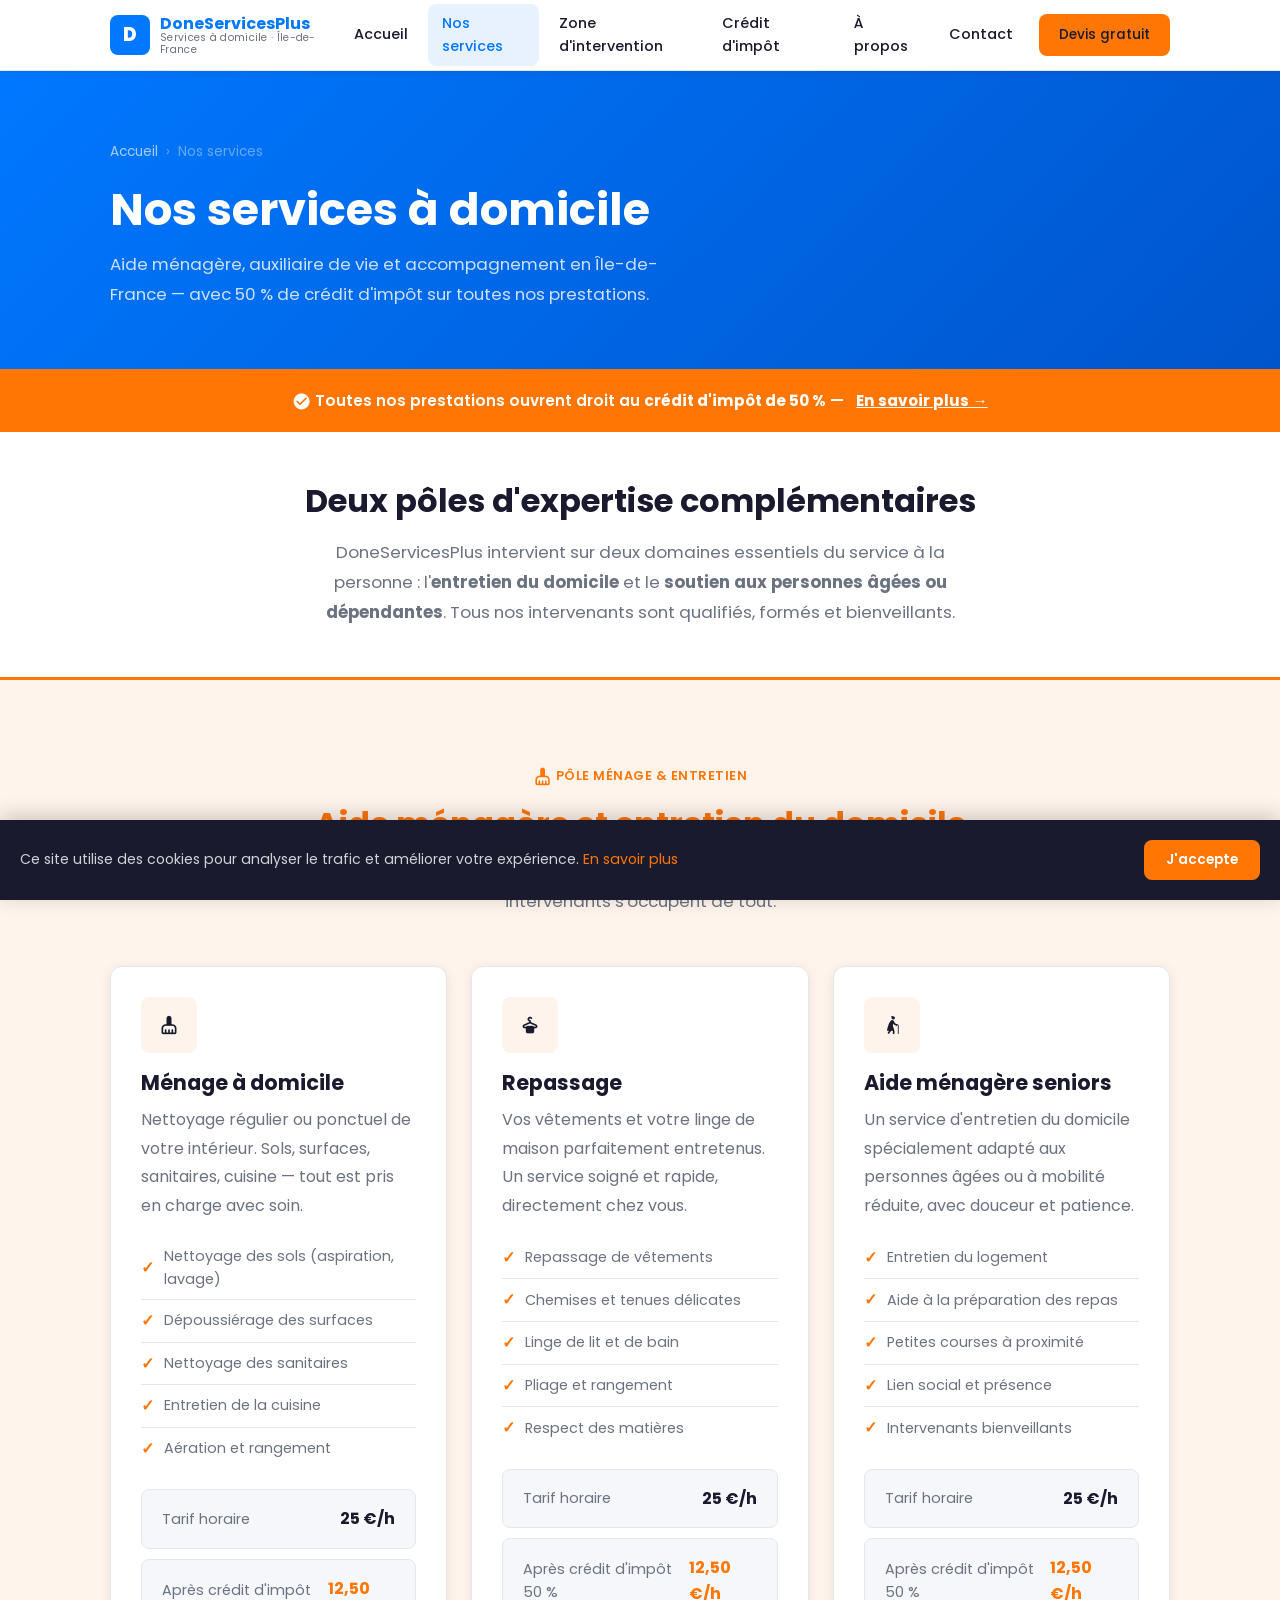
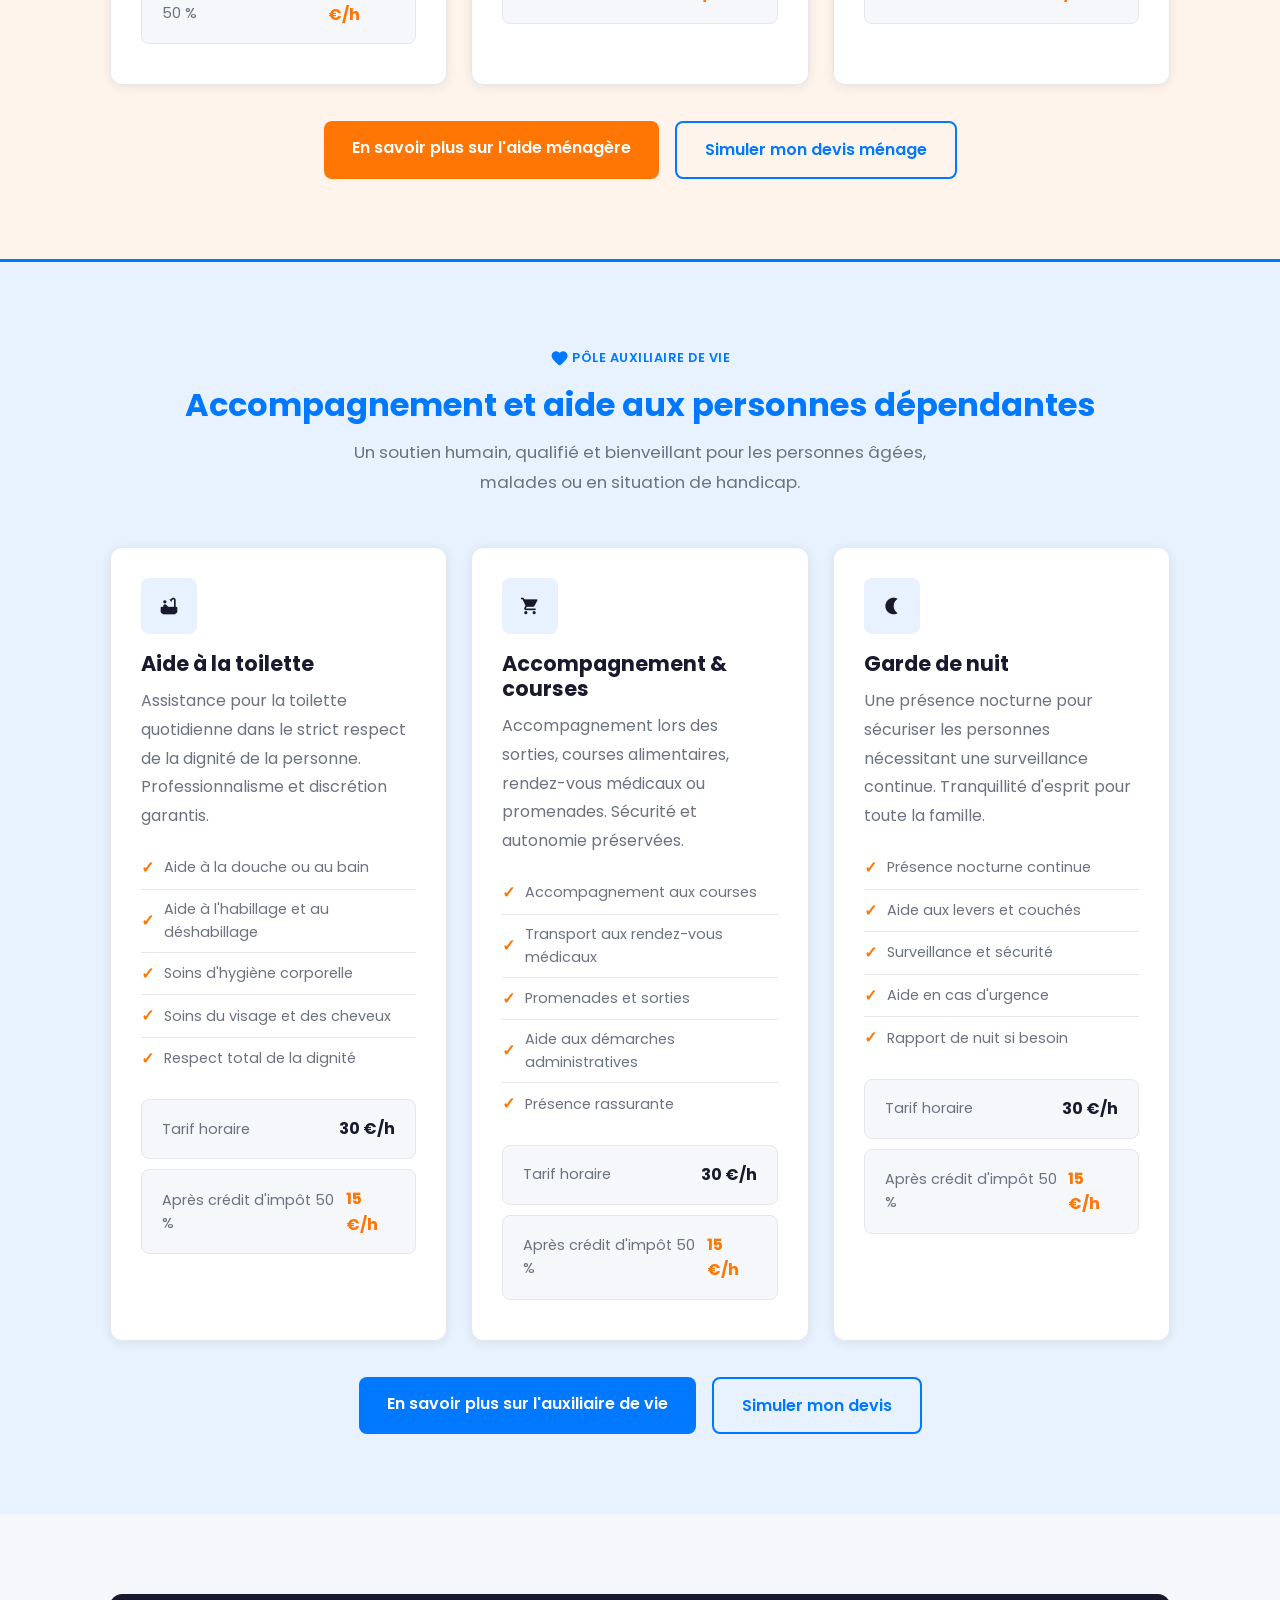
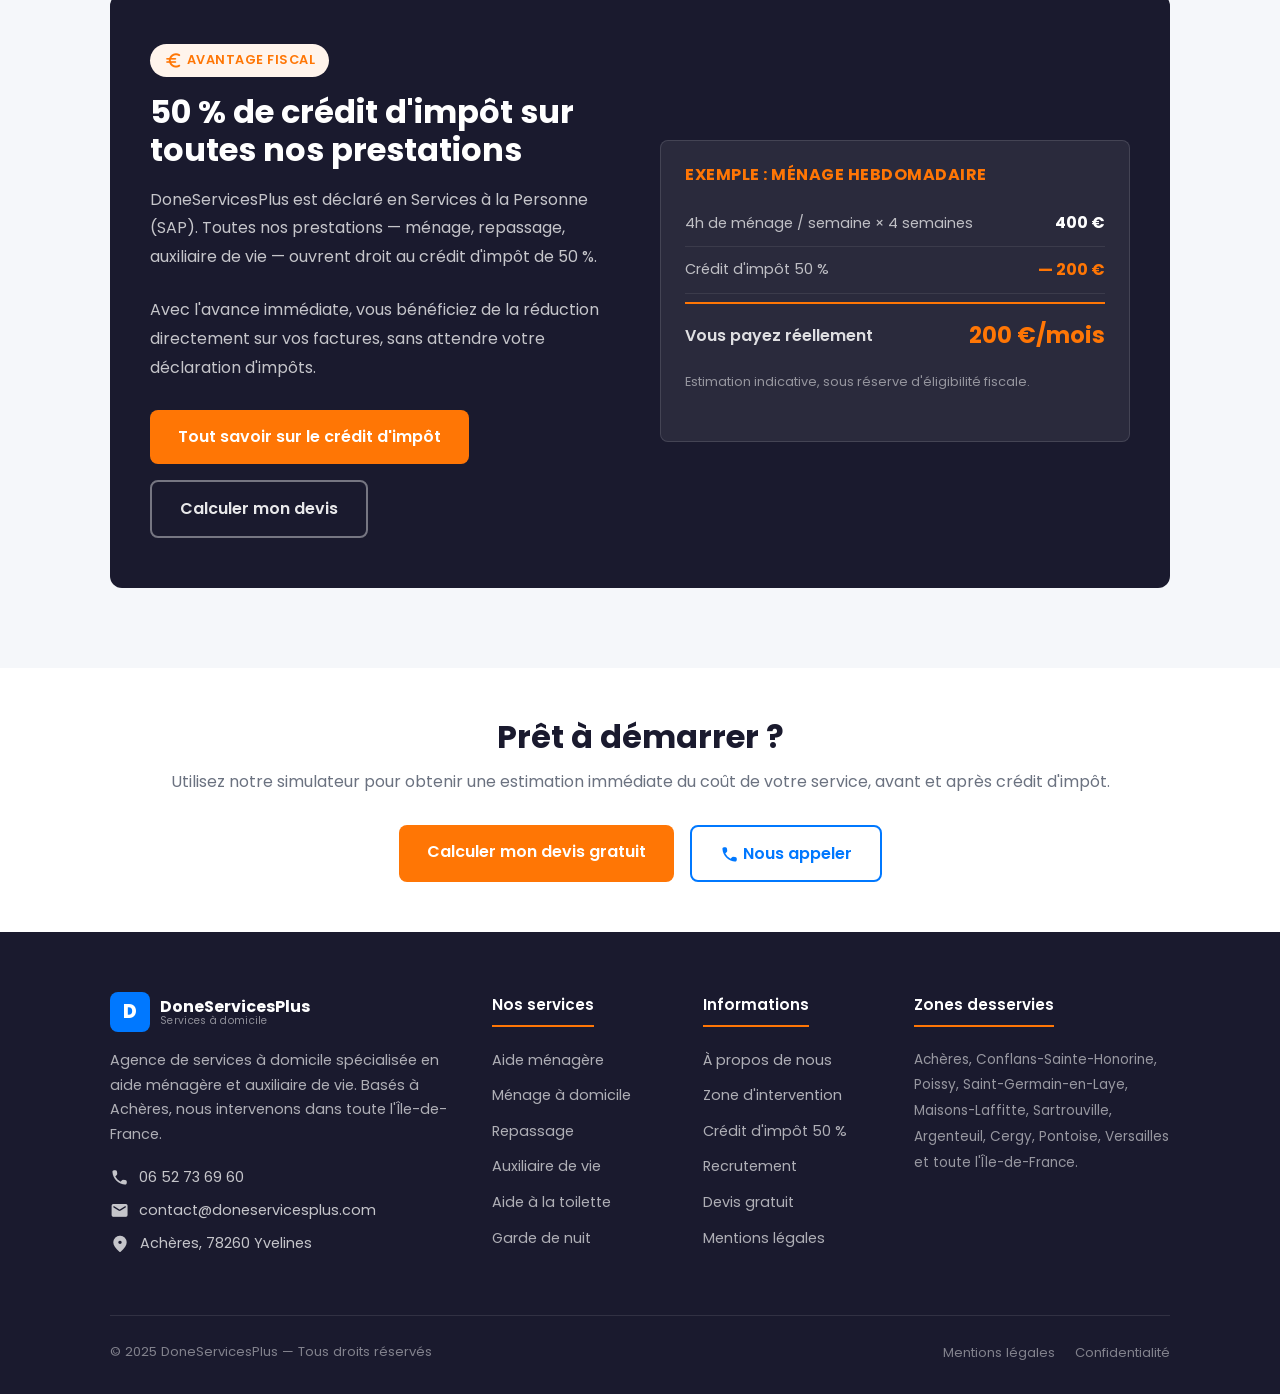
<file: nos-services.html>
<!DOCTYPE html>
<html lang="fr">
<head>
  <meta charset="UTF-8">
  <meta name="viewport" content="width=device-width, initial-scale=1.0">

  <title>Nos services à domicile en Île-de-France | DoneServicesPlus</title>
  <meta name="description" content="Découvrez tous les services à domicile de DoneServicesPlus : aide ménagère, repassage, auxiliaire de vie, aide à la toilette, accompagnement et garde de nuit. Crédit d'impôt 50 %. Achères, Île-de-France.">
  <meta name="robots" content="index, follow">
  <link rel="canonical" href="https://doneservicesplus.com/nos-services.html">

  <link rel="preconnect" href="https://fonts.googleapis.com">
  <link rel="preconnect" href="https://fonts.gstatic.com" crossorigin>
  <link href="https://fonts.googleapis.com/css2?family=Poppins:wght@400;500;600;700;800&display=swap" rel="stylesheet">
  <link rel="stylesheet" href="css/style.css">

  <style>
    .fade-in { opacity:0; transform:translateY(20px); transition:opacity .5s ease,transform .5s ease; }
    .fade-in.visible { opacity:1; transform:translateY(0); }

    .service-block {
      display: grid;
      grid-template-columns: 1fr 1fr;
      gap: 50px;
      align-items: center;
      padding: 60px 0;
      border-bottom: 1px solid var(--border);
    }
    .service-block:last-child { border-bottom: none; }
    .service-block.reverse { direction: rtl; }
    .service-block.reverse > * { direction: ltr; }

    .service-block-img {
      background: var(--blue-light);
      border-radius: var(--radius);
      height: 280px;
      display: flex;
      align-items: center;
      justify-content: center;
      font-size: 5rem;
    }
    .service-block.menage .service-block-img {
      background: var(--orange-light);
    }

    .service-block-text h2 {
      color: var(--dark);
      margin-bottom: 16px;
    }
    .service-block-text h2 span {
      color: var(--blue);
    }
    .service-block.menage .service-block-text h2 span {
      color: var(--orange);
    }
    .service-block-text p {
      margin-bottom: 20px;
    }
    .service-block-text .btn {
      margin-top: 8px;
    }

    .tarif-card {
      background: var(--grey-light);
      border-radius: var(--radius-sm);
      padding: 16px 20px;
      display: flex;
      align-items: center;
      justify-content: space-between;
      margin-bottom: 10px;
      border: 1px solid var(--border);
    }
    .tarif-card span { color: var(--grey); font-size:.9rem; }
    .tarif-card strong { color: var(--dark); font-size:1rem; }
    .tarif-card .apres { color: var(--orange); font-weight:700; }

    @media (max-width: 768px) {
      .service-block {
        grid-template-columns: 1fr;
        gap: 30px;
        padding: 40px 0;
      }
      .service-block.reverse { direction: ltr; }
      .service-block-img { height: 180px; }
    }
  </style>
  <link rel="apple-touch-icon" sizes="180x180" href="assets/images/favicon_io/apple-touch-icon.png">
  <link rel="icon" type="image/png" sizes="32x32" href="assets/images/favicon_io/favicon-32x32.png">
  <link rel="icon" type="image/png" sizes="16x16" href="assets/images/favicon_io/favicon-16x16.png">
  <link rel="manifest" href="assets/images/favicon_io/site.webmanifest">
  <link rel="shortcut icon" href="assets/images/favicon_io/favicon.ico">
</head>

<body>

  <!-- HEADER -->
  <header class="header">
    <div class="container">
      <div class="header-inner">
        <a href="index.html" class="logo">
          <div class="logo-icon">D</div>
          <div class="logo-text">
            <span class="logo-name">DoneServicesPlus</span>
            <span class="logo-tagline">Services à domicile · Île-de-France</span>
          </div>
        </a>
        <nav class="nav">
          <a href="index.html">Accueil</a>
          <a href="nos-services.html" class="active">Nos services</a>
          <a href="zone-intervention-ile-de-france.html">Zone d'intervention</a>
          <a href="credit-impot-50-services-personne.html">Crédit d'impôt</a>
          <a href="a-propos.html">À propos</a>
          <a href="contact.html">Contact</a>
          <a href="devis.html" class="btn btn-orange">Devis gratuit</a>
        </nav>
        <button class="hamburger" aria-label="Menu">
          <span></span><span></span><span></span>
        </button>
      </div>
    </div>
    <nav class="mobile-menu">
      <a href="index.html"><span class="mi mi-sm">home</span> Accueil</a>
      <a href="nos-services.html" class="active"><span class="mi mi-sm">room_service</span> Nos services</a>
      <a href="aide-menagere-acheres.html"><span class="mi mi-sm">cleaning_services</span> Aide ménagère</a>
      <a href="auxiliaire-de-vie-acheres.html"><span class="mi mi-sm">favorite</span> Auxiliaire de vie</a>
      <a href="zone-intervention-ile-de-france.html"><span class="mi mi-sm">location_on</span> Zone d'intervention</a>
      <a href="credit-impot-50-services-personne.html"><span class="mi mi-sm">euro</span> Crédit d'impôt 50 %</a>
      <a href="recrutement.html"><span class="mi mi-sm">work</span> Recrutement</a>
      <a href="a-propos.html"><span class="mi mi-sm">info</span> À propos</a>
      <a href="contact.html"><span class="mi mi-sm">call</span> Contact</a>
      <a href="devis.html" class="btn btn-orange">Obtenir un devis gratuit</a>
    </nav>
  </header>

  <!-- PAGE HERO -->
  <section class="page-hero">
    <div class="container">
      <nav class="breadcrumb">
        <a href="index.html">Accueil</a>
        <span>›</span>
        <span>Nos services</span>
      </nav>
      <h1>Nos services à domicile</h1>
      <p>Aide ménagère, auxiliaire de vie et accompagnement en Île-de-France — avec 50 % de crédit d'impôt sur toutes nos prestations.</p>
    </div>
  </section>

  <!-- BANDEAU CRÉDIT -->
  <div class="bandeau-impot">
    <div class="container">
      <p><span class="mi mi-sm">check_circle</span> Toutes nos prestations ouvrent droit au <strong>crédit d'impôt de 50 %</strong> — <a href="credit-impot-50-services-personne.html">En savoir plus →</a></p>
    </div>
  </div>

  <!-- INTRO -->
  <section class="section-sm">
    <div class="container" style="text-align:center; max-width:720px;">
      <h2 style="margin-bottom:16px;">Deux pôles d'expertise complémentaires</h2>
      <p style="font-size:1.05rem;">
        DoneServicesPlus intervient sur deux domaines essentiels du service à la personne :
        l'<strong>entretien du domicile</strong> et le <strong>soutien aux personnes âgées ou dépendantes</strong>.
        Tous nos intervenants sont qualifiés, formés et bienveillants.
      </p>
    </div>
  </section>

  <!-- ======= BLOC MÉNAGE ======= -->
  <section class="section" style="background:var(--orange-light); border-top:3px solid var(--orange);">
    <div class="container">

      <div class="section-title">
        <span class="badge badge-orange"><span class="mi mi-sm">cleaning_services</span> Pôle Ménage & Entretien</span>
        <h2 style="color:var(--orange);">Aide ménagère et entretien du domicile</h2>
        <p>Un intérieur propre et ordonné, sans effort de votre part. Nos intervenants s'occupent de tout.</p>
      </div>

      <div class="grid-3">

        <div class="card">
          <div class="card-icon card-icon-orange"><span class="mi">cleaning_services</span></div>
          <h3>Ménage à domicile</h3>
          <p>Nettoyage régulier ou ponctuel de votre intérieur. Sols, surfaces, sanitaires, cuisine — tout est pris en charge avec soin.</p>
          <ul class="service-list">
            <li>Nettoyage des sols (aspiration, lavage)</li>
            <li>Dépoussiérage des surfaces</li>
            <li>Nettoyage des sanitaires</li>
            <li>Entretien de la cuisine</li>
            <li>Aération et rangement</li>
          </ul>
          <div style="margin-top:20px;">
            <div class="tarif-card">
              <span>Tarif horaire</span>
              <strong>25 €/h</strong>
            </div>
            <div class="tarif-card">
              <span>Après crédit d'impôt 50 %</span>
              <strong class="apres">12,50 €/h</strong>
            </div>
          </div>
        </div>

        <div class="card">
          <div class="card-icon card-icon-orange"><span class="mi">dry_cleaning</span></div>
          <h3>Repassage</h3>
          <p>Vos vêtements et votre linge de maison parfaitement entretenus. Un service soigné et rapide, directement chez vous.</p>
          <ul class="service-list">
            <li>Repassage de vêtements</li>
            <li>Chemises et tenues délicates</li>
            <li>Linge de lit et de bain</li>
            <li>Pliage et rangement</li>
            <li>Respect des matières</li>
          </ul>
          <div style="margin-top:20px;">
            <div class="tarif-card">
              <span>Tarif horaire</span>
              <strong>25 €/h</strong>
            </div>
            <div class="tarif-card">
              <span>Après crédit d'impôt 50 %</span>
              <strong class="apres">12,50 €/h</strong>
            </div>
          </div>
        </div>

        <div class="card">
          <div class="card-icon card-icon-orange"><span class="mi">elderly_woman</span></div>
          <h3>Aide ménagère seniors</h3>
          <p>Un service d'entretien du domicile spécialement adapté aux personnes âgées ou à mobilité réduite, avec douceur et patience.</p>
          <ul class="service-list">
            <li>Entretien du logement</li>
            <li>Aide à la préparation des repas</li>
            <li>Petites courses à proximité</li>
            <li>Lien social et présence</li>
            <li>Intervenants bienveillants</li>
          </ul>
          <div style="margin-top:20px;">
            <div class="tarif-card">
              <span>Tarif horaire</span>
              <strong>25 €/h</strong>
            </div>
            <div class="tarif-card">
              <span>Après crédit d'impôt 50 %</span>
              <strong class="apres">12,50 €/h</strong>
            </div>
          </div>
        </div>

      </div>

      <div style="text-align:center; margin-top:36px; display:flex; gap:16px; justify-content:center; flex-wrap:wrap;">
        <a href="aide-menagere-acheres.html" class="btn btn-orange">En savoir plus sur l'aide ménagère</a>
        <a href="devis.html?service=menage" class="btn btn-outline-blue">Simuler mon devis ménage</a>
      </div>

    </div>
  </section>

  <!-- ======= BLOC AUXILIAIRE ======= -->
  <section class="section" style="background:var(--blue-light); border-top:3px solid var(--blue);">
    <div class="container">

      <div class="section-title">
        <span class="badge badge-blue"><span class="mi mi-sm">favorite</span> Pôle Auxiliaire de vie</span>
        <h2 style="color:var(--blue);">Accompagnement et aide aux personnes dépendantes</h2>
        <p>Un soutien humain, qualifié et bienveillant pour les personnes âgées, malades ou en situation de handicap.</p>
      </div>

      <div class="grid-3">

        <div class="card">
          <div class="card-icon card-icon-blue"><span class="mi">bathtub</span></div>
          <h3>Aide à la toilette</h3>
          <p>Assistance pour la toilette quotidienne dans le strict respect de la dignité de la personne. Professionnalisme et discrétion garantis.</p>
          <ul class="service-list">
            <li>Aide à la douche ou au bain</li>
            <li>Aide à l'habillage et au déshabillage</li>
            <li>Soins d'hygiène corporelle</li>
            <li>Soins du visage et des cheveux</li>
            <li>Respect total de la dignité</li>
          </ul>
          <div style="margin-top:20px;">
            <div class="tarif-card">
              <span>Tarif horaire</span>
              <strong>30 €/h</strong>
            </div>
            <div class="tarif-card">
              <span>Après crédit d'impôt 50 %</span>
              <strong class="apres">15 €/h</strong>
            </div>
          </div>
        </div>

        <div class="card">
          <div class="card-icon card-icon-blue"><span class="mi">shopping_cart</span></div>
          <h3>Accompagnement & courses</h3>
          <p>Accompagnement lors des sorties, courses alimentaires, rendez-vous médicaux ou promenades. Sécurité et autonomie préservées.</p>
          <ul class="service-list">
            <li>Accompagnement aux courses</li>
            <li>Transport aux rendez-vous médicaux</li>
            <li>Promenades et sorties</li>
            <li>Aide aux démarches administratives</li>
            <li>Présence rassurante</li>
          </ul>
          <div style="margin-top:20px;">
            <div class="tarif-card">
              <span>Tarif horaire</span>
              <strong>30 €/h</strong>
            </div>
            <div class="tarif-card">
              <span>Après crédit d'impôt 50 %</span>
              <strong class="apres">15 €/h</strong>
            </div>
          </div>
        </div>

        <div class="card">
          <div class="card-icon card-icon-blue"><span class="mi">nightlight</span></div>
          <h3>Garde de nuit</h3>
          <p>Une présence nocturne pour sécuriser les personnes nécessitant une surveillance continue. Tranquillité d'esprit pour toute la famille.</p>
          <ul class="service-list">
            <li>Présence nocturne continue</li>
            <li>Aide aux levers et couchés</li>
            <li>Surveillance et sécurité</li>
            <li>Aide en cas d'urgence</li>
            <li>Rapport de nuit si besoin</li>
          </ul>
          <div style="margin-top:20px;">
            <div class="tarif-card">
              <span>Tarif horaire</span>
              <strong>30 €/h</strong>
            </div>
            <div class="tarif-card">
              <span>Après crédit d'impôt 50 %</span>
              <strong class="apres">15 €/h</strong>
            </div>
          </div>
        </div>

      </div>

      <div style="text-align:center; margin-top:36px; display:flex; gap:16px; justify-content:center; flex-wrap:wrap;">
        <a href="auxiliaire-de-vie-acheres.html" class="btn btn-blue">En savoir plus sur l'auxiliaire de vie</a>
        <a href="devis.html?service=auxiliaire" class="btn btn-outline-blue">Simuler mon devis</a>
      </div>

    </div>
  </section>

  <!-- CRÉDIT D'IMPÔT RAPPEL -->
  <section class="section" style="background:var(--grey-light);">
    <div class="container">
      <div class="credit-block">
        <div>
          <span class="badge badge-orange" style="margin-bottom:16px;"><span class="mi mi-sm">euro</span> Avantage fiscal</span>
          <h2>50 % de crédit d'impôt sur toutes nos prestations</h2>
          <p>DoneServicesPlus est déclaré en Services à la Personne (SAP). Toutes nos prestations — ménage, repassage, auxiliaire de vie — ouvrent droit au crédit d'impôt de 50 %.</p>
          <p style="margin-top:12px;">Avec l'avance immédiate, vous bénéficiez de la réduction directement sur vos factures, sans attendre votre déclaration d'impôts.</p>
          <div style="margin-top:28px; display:flex; gap:16px; flex-wrap:wrap;">
            <a href="credit-impot-50-services-personne.html" class="btn btn-orange">Tout savoir sur le crédit d'impôt</a>
            <a href="devis.html" class="btn btn-outline" style="border-color:rgba(255,255,255,0.4);color:rgba(255,255,255,0.9);">Calculer mon devis</a>
          </div>
        </div>
        <div class="credit-example">
          <h3>Exemple : ménage hebdomadaire</h3>
          <div class="credit-line">
            <span>4h de ménage / semaine × 4 semaines</span>
            <strong>400 €</strong>
          </div>
          <div class="credit-line">
            <span>Crédit d'impôt 50 %</span>
            <strong style="color:var(--orange);">— 200 €</strong>
          </div>
          <div class="credit-final">
            <span>Vous payez réellement</span>
            <strong>200 €/mois</strong>
          </div>
          <p style="margin-top:16px; font-size:0.8rem; color:rgba(255,255,255,0.5);">Estimation indicative, sous réserve d'éligibilité fiscale.</p>
        </div>
      </div>
    </div>
  </section>

  <!-- CTA DEVIS -->
  <section class="section-sm">
    <div class="container" style="text-align:center;">
      <h2 style="margin-bottom:12px;">Prêt à démarrer ?</h2>
      <p style="margin-bottom:28px;">Utilisez notre simulateur pour obtenir une estimation immédiate du coût de votre service, avant et après crédit d'impôt.</p>
      <div style="display:flex; gap:16px; justify-content:center; flex-wrap:wrap;">
        <a href="devis.html" class="btn btn-orange">Calculer mon devis gratuit</a>
        <a href="tel:+33652736960" class="btn btn-outline-blue"><span class="mi mi-sm">call</span> Nous appeler</a>
      </div>
    </div>
  </section>

  <!-- FOOTER -->
  <footer class="footer">
    <div class="container">
      <div class="footer-grid">
        <div>
          <div class="footer-logo">
            <div class="logo-icon">D</div>
            <div class="logo-text">
              <span class="logo-name">DoneServicesPlus</span>
              <span class="logo-tagline">Services à domicile</span>
            </div>
          </div>
          <p class="footer-desc">Agence de services à domicile spécialisée en aide ménagère et auxiliaire de vie. Basés à Achères, nous intervenons dans toute l'Île-de-France.</p>
          <div class="footer-contact-item"><span class="mi mi-sm">call</span><a href="tel:+33652736960">06 52 73 69 60</a></div>
          <div class="footer-contact-item"><span class="mi mi-sm">mail</span><a href="mailto:contact@doneservicesplus.com">contact@doneservicesplus.com</a></div>
          <div class="footer-contact-item"><span><span class="mi">location_on</span></span><span>Achères, 78260 Yvelines</span></div>
        </div>
        <div class="footer-col">
          <h4>Nos services</h4>
          <ul>
            <li><a href="aide-menagere-acheres.html">Aide ménagère</a></li>
            <li><a href="aide-menagere-acheres.html">Ménage à domicile</a></li>
            <li><a href="aide-menagere-acheres.html">Repassage</a></li>
            <li><a href="auxiliaire-de-vie-acheres.html">Auxiliaire de vie</a></li>
            <li><a href="auxiliaire-de-vie-acheres.html">Aide à la toilette</a></li>
            <li><a href="auxiliaire-de-vie-acheres.html">Garde de nuit</a></li>
          </ul>
        </div>
        <div class="footer-col">
          <h4>Informations</h4>
          <ul>
            <li><a href="a-propos.html">À propos de nous</a></li>
            <li><a href="zone-intervention-ile-de-france.html">Zone d'intervention</a></li>
            <li><a href="credit-impot-50-services-personne.html">Crédit d'impôt 50 %</a></li>
            <li><a href="recrutement.html">Recrutement</a></li>
            <li><a href="devis.html">Devis gratuit</a></li>
            <li><a href="mentions-legales.html">Mentions légales</a></li>
          </ul>
        </div>
        <div class="footer-col">
          <h4>Zones desservies</h4>
          <p class="footer-villes">Achères, Conflans-Sainte-Honorine, Poissy, Saint-Germain-en-Laye, Maisons-Laffitte, Sartrouville, Argenteuil, Cergy, Pontoise, Versailles et toute l'Île-de-France.</p>
        </div>
      </div>
      <div class="footer-bottom">
        <p>© 2025 DoneServicesPlus — Tous droits réservés</p>
        <div style="display:flex; gap:20px;">
          <a href="mentions-legales.html">Mentions légales</a>
          <a href="mentions-legales.html#confidentialite">Confidentialité</a>
        </div>
      </div>
    </div>
  </footer>

  <div id="cookie-banner">
    <p>Ce site utilise des cookies pour analyser le trafic et améliorer votre expérience. <a href="mentions-legales.html#cookies">En savoir plus</a></p>
    <button id="cookie-accept" class="btn btn-orange">J'accepte</button>
  </div>

  <script src="js/main.js"></script>
</body>
</html>
</file>
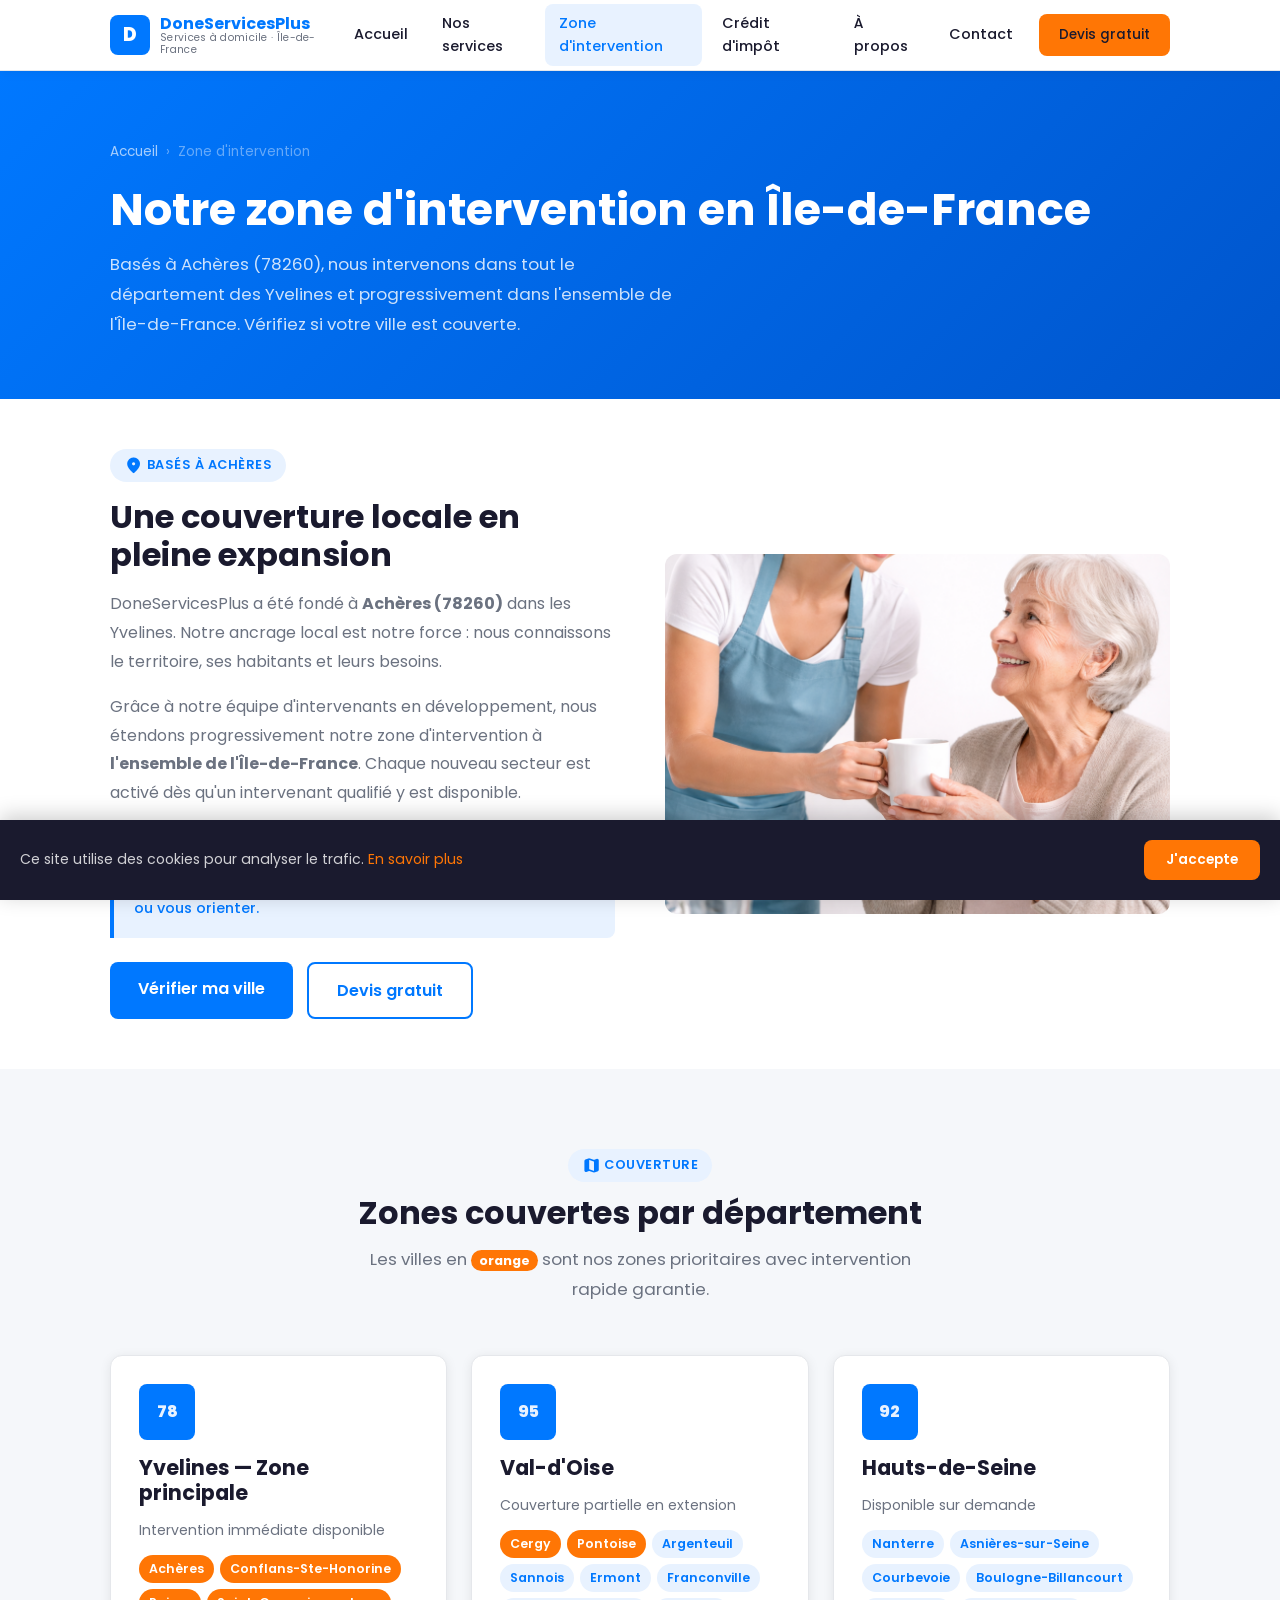
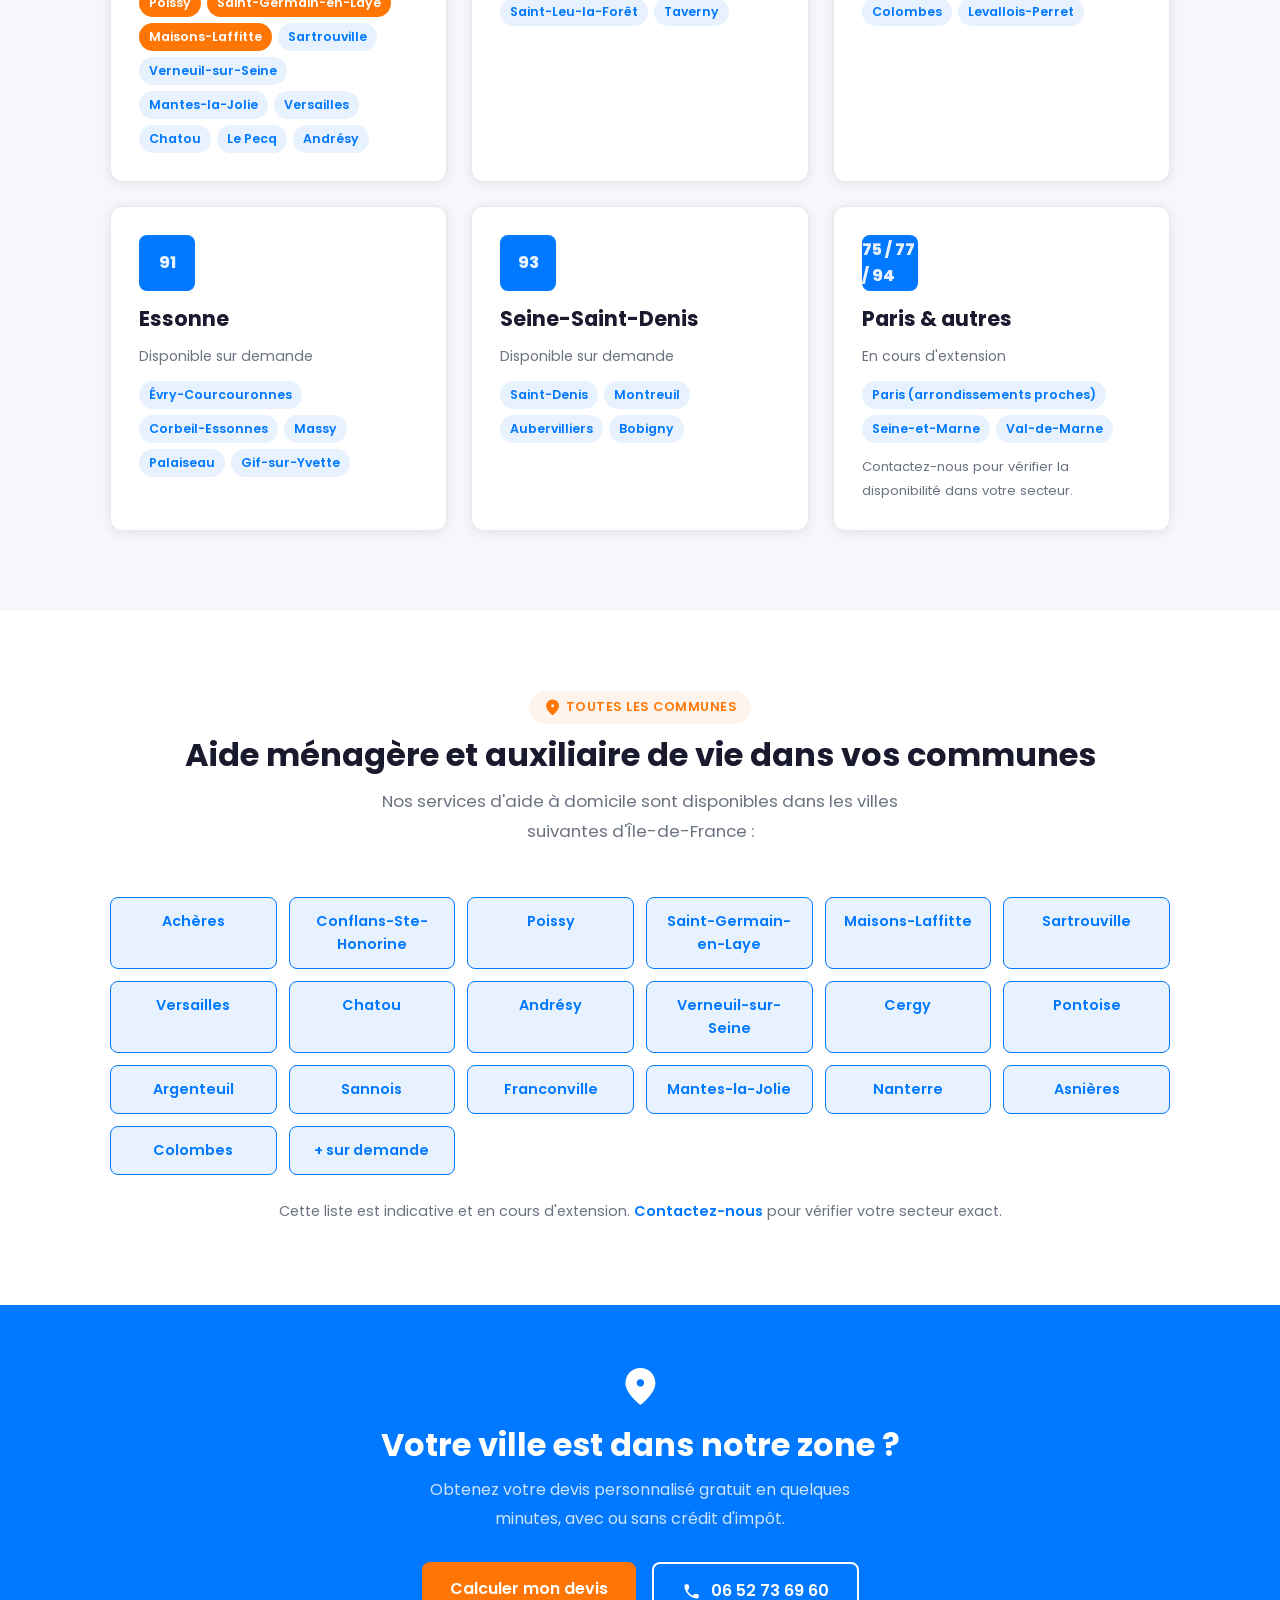
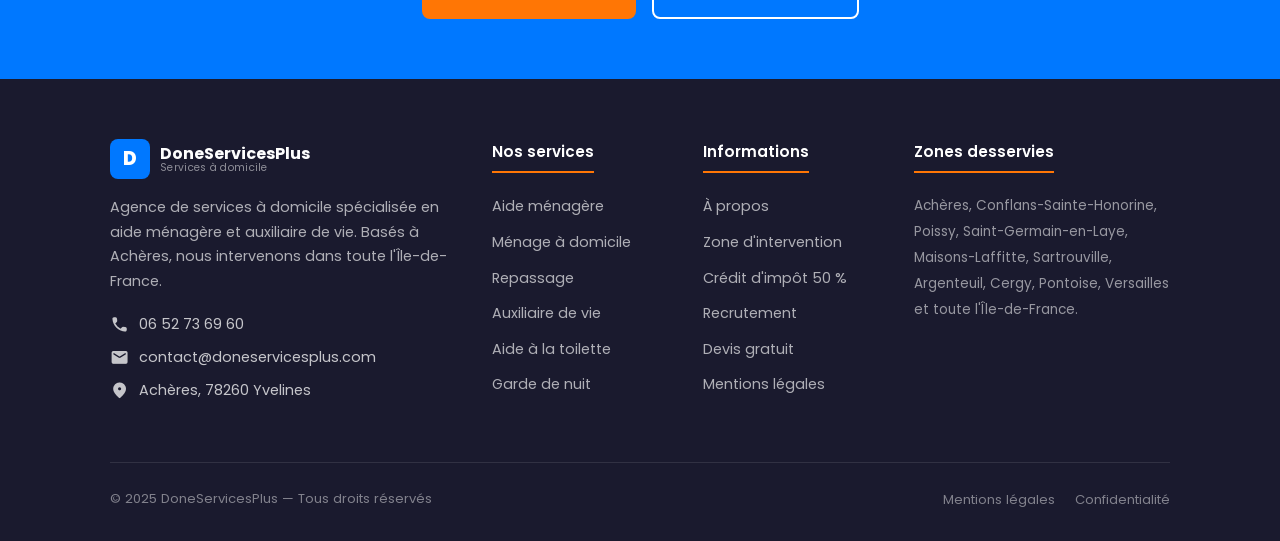
<file: zone-intervention-ile-de-france.html>
<!DOCTYPE html>
<html lang="fr">
<head>
  <meta charset="UTF-8">
  <meta name="viewport" content="width=device-width, initial-scale=1.0">

  <title>Zone d'intervention Île-de-France | Aide ménagère & Auxiliaire de vie | DoneServicesPlus</title>
  <meta name="description" content="DoneServicesPlus intervient à Achères, Conflans-Sainte-Honorine, Poissy, Saint-Germain-en-Laye et dans toute l'Île-de-France pour l'aide ménagère et l'auxiliaire de vie. Vérifiez votre secteur.">
  <meta name="robots" content="index, follow">
  <link rel="canonical" href="https://doneservicesplus.com/zone-intervention-ile-de-france.html">

  <link rel="preconnect" href="https://fonts.googleapis.com">
  <link rel="preconnect" href="https://fonts.gstatic.com" crossorigin>
  <link href="https://fonts.googleapis.com/css2?family=Poppins:wght@400;500;600;700;800&display=swap" rel="stylesheet">
  <link rel="stylesheet" href="css/style.css">

  <style>
    .fade-in { opacity:0; transform:translateY(20px); transition:opacity .5s ease,transform .5s ease; }
    .fade-in.visible { opacity:1; transform:translateY(0); }

    .dept-card {
      background: var(--white);
      border-radius: var(--radius);
      border: 1px solid var(--border);
      padding: 28px;
      box-shadow: var(--shadow-card);
      transition: transform var(--transition), box-shadow var(--transition), border-color var(--transition);
    }
    .dept-card:hover {
      transform: translateY(-4px);
      box-shadow: var(--shadow);
      border-color: var(--blue);
    }
    .dept-card .dept-num {
      font-size: 2rem;
      font-weight: 800;
      color: var(--blue-light);
      background: var(--blue);
      width: 56px;
      height: 56px;
      border-radius: var(--radius-sm);
      display: flex;
      align-items: center;
      justify-content: center;
      margin-bottom: 16px;
      font-size: 1rem;
    }
    .dept-card h3 { margin-bottom: 12px; color: var(--dark); }
    .dept-card .villes-list {
      display: flex;
      flex-wrap: wrap;
      gap: 6px;
      margin-top: 12px;
    }
    .ville-tag {
      background: var(--blue-light);
      color: var(--blue);
      font-size: 0.78rem;
      font-weight: 600;
      padding: 4px 10px;
      border-radius: 50px;
    }
    .ville-tag.priority {
      background: var(--orange);
      color: white;
    }

    .map-placeholder {
      background: var(--blue-light);
      border-radius: var(--radius);
      height: 380px;
      display: flex;
      flex-direction: column;
      align-items: center;
      justify-content: center;
      border: 2px dashed var(--blue);
      gap: 16px;
    }
    .map-placeholder .mi { font-size: 4rem; color: var(--blue); }
    .map-placeholder p { color: var(--blue); font-weight: 600; }
    .map-placeholder small { color: var(--grey); font-size: .8rem; text-align: center; max-width: 280px; }
  </style>
  <link rel="apple-touch-icon" sizes="180x180" href="assets/images/favicon_io/apple-touch-icon.png">
  <link rel="icon" type="image/png" sizes="32x32" href="assets/images/favicon_io/favicon-32x32.png">
  <link rel="icon" type="image/png" sizes="16x16" href="assets/images/favicon_io/favicon-16x16.png">
  <link rel="manifest" href="assets/images/favicon_io/site.webmanifest">
  <link rel="shortcut icon" href="assets/images/favicon_io/favicon.ico">
</head>

<body>

  <!-- HEADER -->
  <header class="header">
    <div class="container">
      <div class="header-inner">
        <a href="index.html" class="logo">
          <div class="logo-icon">D</div>
          <div class="logo-text">
            <span class="logo-name">DoneServicesPlus</span>
            <span class="logo-tagline">Services à domicile · Île-de-France</span>
          </div>
        </a>
        <nav class="nav">
          <a href="index.html">Accueil</a>
          <a href="nos-services.html">Nos services</a>
          <a href="zone-intervention-ile-de-france.html" class="active">Zone d'intervention</a>
          <a href="credit-impot-50-services-personne.html">Crédit d'impôt</a>
          <a href="a-propos.html">À propos</a>
          <a href="contact.html">Contact</a>
          <a href="devis.html" class="btn btn-orange">Devis gratuit</a>
        </nav>
        <button class="hamburger" aria-label="Menu"><span></span><span></span><span></span></button>
      </div>
    </div>
    <nav class="mobile-menu">
      <a href="index.html">Accueil</a>
      <a href="nos-services.html">Nos services</a>
      <a href="aide-menagere-acheres.html">Aide ménagère</a>
      <a href="auxiliaire-de-vie-acheres.html">Auxiliaire de vie</a>
      <a href="zone-intervention-ile-de-france.html" class="active">Zone d'intervention</a>
      <a href="credit-impot-50-services-personne.html">Crédit d'impôt 50 %</a>
      <a href="recrutement.html">Recrutement</a>
      <a href="a-propos.html">À propos</a>
      <a href="contact.html">Contact</a>
      <a href="devis.html" class="btn btn-orange">Devis gratuit</a>
    </nav>
  </header>

  <!-- PAGE HERO -->
  <section class="page-hero">
    <div class="container">
      <nav class="breadcrumb">
        <a href="index.html">Accueil</a><span>›</span><span>Zone d'intervention</span>
      </nav>
      <h1>Notre zone d'intervention en Île-de-France</h1>
      <p>Basés à Achères (78260), nous intervenons dans tout le département des Yvelines et progressivement dans l'ensemble de l'Île-de-France. Vérifiez si votre ville est couverte.</p>
    </div>
  </section>

  <!-- INTRO -->
  <section class="section-sm">
    <div class="container">
      <div class="section-img-split" style="gap:50px; align-items:center;">

        <div>
          <span class="badge badge-blue" style="margin-bottom:16px;"><span class="mi mi-sm">location_on</span> Basés à Achères</span>
          <h2>Une couverture locale en pleine expansion</h2>
          <p style="margin:16px 0;">
            DoneServicesPlus a été fondé à <strong>Achères (78260)</strong> dans les Yvelines.
            Notre ancrage local est notre force : nous connaissons le territoire, ses habitants et leurs besoins.
          </p>
          <p style="margin-bottom:16px;">
            Grâce à notre équipe d'intervenants en développement, nous étendons progressivement notre zone d'intervention
            à <strong>l'ensemble de l'Île-de-France</strong>. Chaque nouveau secteur est activé dès qu'un intervenant qualifié y est disponible.
          </p>
          <div class="info-box">
            <p><span class="mi mi-sm">info</span> Votre ville n'est pas encore dans notre liste ? <strong>Contactez-nous</strong> — nous ferons notre possible pour trouver une solution ou vous orienter.</p>
          </div>
          <div style="margin-top:24px; display:flex; gap:14px; flex-wrap:wrap;">
            <a href="contact.html" class="btn btn-blue">Vérifier ma ville</a>
            <a href="devis.html" class="btn btn-outline-blue">Devis gratuit</a>
          </div>
        </div>

        <div>
          <img src="assets/images/service_personne_ag%C3%A9e.png"
               alt="Service à domicile en Île-de-France DoneServicesPlus"
               class="img-rounded"
               style="height:360px; object-fit:cover;"
               loading="lazy">
        </div>

      </div>
    </div>
  </section>

  <!-- DÉPARTEMENTS -->
  <section class="section" style="background:var(--grey-light);">
    <div class="container">
      <div class="section-title">
        <span class="badge badge-blue"><span class="mi mi-sm">map</span> Couverture</span>
        <h2>Zones couvertes par département</h2>
        <p>Les villes en <span style="background:var(--orange);color:white;padding:2px 8px;border-radius:50px;font-size:.8rem;font-weight:700;">orange</span> sont nos zones prioritaires avec intervention rapide garantie.</p>
      </div>

      <div class="grid-3">

        <div class="dept-card">
          <div class="dept-num">78</div>
          <h3>Yvelines — Zone principale</h3>
          <p style="font-size:.88rem; color:var(--grey); margin-bottom:4px;">Intervention immédiate disponible</p>
          <div class="villes-list">
            <span class="ville-tag priority">Achères</span>
            <span class="ville-tag priority">Conflans-Ste-Honorine</span>
            <span class="ville-tag priority">Poissy</span>
            <span class="ville-tag priority">Saint-Germain-en-Laye</span>
            <span class="ville-tag priority">Maisons-Laffitte</span>
            <span class="ville-tag">Sartrouville</span>
            <span class="ville-tag">Verneuil-sur-Seine</span>
            <span class="ville-tag">Mantes-la-Jolie</span>
            <span class="ville-tag">Versailles</span>
            <span class="ville-tag">Chatou</span>
            <span class="ville-tag">Le Pecq</span>
            <span class="ville-tag">Andrésy</span>
          </div>
        </div>

        <div class="dept-card">
          <div class="dept-num">95</div>
          <h3>Val-d'Oise</h3>
          <p style="font-size:.88rem; color:var(--grey); margin-bottom:4px;">Couverture partielle en extension</p>
          <div class="villes-list">
            <span class="ville-tag priority">Cergy</span>
            <span class="ville-tag priority">Pontoise</span>
            <span class="ville-tag">Argenteuil</span>
            <span class="ville-tag">Sannois</span>
            <span class="ville-tag">Ermont</span>
            <span class="ville-tag">Franconville</span>
            <span class="ville-tag">Saint-Leu-la-Forêt</span>
            <span class="ville-tag">Taverny</span>
          </div>
        </div>

        <div class="dept-card">
          <div class="dept-num">92</div>
          <h3>Hauts-de-Seine</h3>
          <p style="font-size:.88rem; color:var(--grey); margin-bottom:4px;">Disponible sur demande</p>
          <div class="villes-list">
            <span class="ville-tag">Nanterre</span>
            <span class="ville-tag">Asnières-sur-Seine</span>
            <span class="ville-tag">Courbevoie</span>
            <span class="ville-tag">Boulogne-Billancourt</span>
            <span class="ville-tag">Colombes</span>
            <span class="ville-tag">Levallois-Perret</span>
          </div>
        </div>

        <div class="dept-card">
          <div class="dept-num">91</div>
          <h3>Essonne</h3>
          <p style="font-size:.88rem; color:var(--grey); margin-bottom:4px;">Disponible sur demande</p>
          <div class="villes-list">
            <span class="ville-tag">Évry-Courcouronnes</span>
            <span class="ville-tag">Corbeil-Essonnes</span>
            <span class="ville-tag">Massy</span>
            <span class="ville-tag">Palaiseau</span>
            <span class="ville-tag">Gif-sur-Yvette</span>
          </div>
        </div>

        <div class="dept-card">
          <div class="dept-num">93</div>
          <h3>Seine-Saint-Denis</h3>
          <p style="font-size:.88rem; color:var(--grey); margin-bottom:4px;">Disponible sur demande</p>
          <div class="villes-list">
            <span class="ville-tag">Saint-Denis</span>
            <span class="ville-tag">Montreuil</span>
            <span class="ville-tag">Aubervilliers</span>
            <span class="ville-tag">Bobigny</span>
          </div>
        </div>

        <div class="dept-card">
          <div class="dept-num">75 / 77 / 94</div>
          <h3>Paris & autres</h3>
          <p style="font-size:.88rem; color:var(--grey); margin-bottom:4px;">En cours d'extension</p>
          <div class="villes-list">
            <span class="ville-tag">Paris (arrondissements proches)</span>
            <span class="ville-tag">Seine-et-Marne</span>
            <span class="ville-tag">Val-de-Marne</span>
          </div>
          <p style="margin-top:12px; font-size:.82rem; color:var(--grey);">Contactez-nous pour vérifier la disponibilité dans votre secteur.</p>
        </div>

      </div>
    </div>
  </section>

  <!-- TOUTES LES VILLES -->
  <section class="section">
    <div class="container">
      <div class="section-title">
        <span class="badge badge-orange"><span class="mi mi-sm">place</span> Toutes les communes</span>
        <h2>Aide ménagère et auxiliaire de vie dans vos communes</h2>
        <p>Nos services d'aide à domicile sont disponibles dans les villes suivantes d'Île-de-France :</p>
      </div>

      <div class="zone-grid">
        <div class="zone-item">Achères</div>
        <div class="zone-item">Conflans-Ste-Honorine</div>
        <div class="zone-item">Poissy</div>
        <div class="zone-item">Saint-Germain-en-Laye</div>
        <div class="zone-item">Maisons-Laffitte</div>
        <div class="zone-item">Sartrouville</div>
        <div class="zone-item">Versailles</div>
        <div class="zone-item">Chatou</div>
        <div class="zone-item">Andrésy</div>
        <div class="zone-item">Verneuil-sur-Seine</div>
        <div class="zone-item">Cergy</div>
        <div class="zone-item">Pontoise</div>
        <div class="zone-item">Argenteuil</div>
        <div class="zone-item">Sannois</div>
        <div class="zone-item">Franconville</div>
        <div class="zone-item">Mantes-la-Jolie</div>
        <div class="zone-item">Nanterre</div>
        <div class="zone-item">Asnières</div>
        <div class="zone-item">Colombes</div>
        <div class="zone-item">+ sur demande</div>
      </div>

      <p style="text-align:center; margin-top:24px; font-size:.9rem; color:var(--grey);">
        Cette liste est indicative et en cours d'extension. <a href="contact.html" style="color:var(--blue); font-weight:600;">Contactez-nous</a> pour vérifier votre secteur exact.
      </p>
    </div>
  </section>

  <!-- CTA -->
  <section class="section-sm" style="background:var(--blue); padding:60px 0;">
    <div class="container" style="text-align:center;">
      <span class="mi mi-xl" style="color:white; display:block; margin-bottom:16px;">location_on</span>
      <h2 style="color:white; margin-bottom:12px;">Votre ville est dans notre zone ?</h2>
      <p style="color:rgba(255,255,255,.8); margin-bottom:28px; max-width:480px; margin-left:auto; margin-right:auto;">Obtenez votre devis personnalisé gratuit en quelques minutes, avec ou sans crédit d'impôt.</p>
      <div style="display:flex; gap:16px; justify-content:center; flex-wrap:wrap;">
        <a href="devis.html" class="btn btn-orange">Calculer mon devis</a>
        <a href="tel:+33652736960" class="btn btn-outline"><span class="mi mi-sm" style="margin-right:6px;">phone</span> 06 52 73 69 60</a>
      </div>
    </div>
  </section>

  <!-- FOOTER -->
  <footer class="footer">
    <div class="container">
      <div class="footer-grid">
        <div>
          <div class="footer-logo"><div class="logo-icon">D</div><div class="logo-text"><span class="logo-name">DoneServicesPlus</span><span class="logo-tagline">Services à domicile</span></div></div>
          <p class="footer-desc">Agence de services à domicile spécialisée en aide ménagère et auxiliaire de vie. Basés à Achères, nous intervenons dans toute l'Île-de-France.</p>
          <div class="footer-contact-item"><span class="mi mi-sm">phone</span><a href="tel:+33652736960">06 52 73 69 60</a></div>
          <div class="footer-contact-item"><span class="mi mi-sm">mail</span><a href="mailto:contact@doneservicesplus.com">contact@doneservicesplus.com</a></div>
          <div class="footer-contact-item"><span class="mi mi-sm">location_on</span><span>Achères, 78260 Yvelines</span></div>
        </div>
        <div class="footer-col"><h4>Nos services</h4><ul>
          <li><a href="aide-menagere-acheres.html">Aide ménagère</a></li>
          <li><a href="aide-menagere-acheres.html">Ménage à domicile</a></li>
          <li><a href="aide-menagere-acheres.html">Repassage</a></li>
          <li><a href="auxiliaire-de-vie-acheres.html">Auxiliaire de vie</a></li>
          <li><a href="auxiliaire-de-vie-acheres.html">Aide à la toilette</a></li>
          <li><a href="auxiliaire-de-vie-acheres.html">Garde de nuit</a></li>
        </ul></div>
        <div class="footer-col"><h4>Informations</h4><ul>
          <li><a href="a-propos.html">À propos</a></li>
          <li><a href="zone-intervention-ile-de-france.html">Zone d'intervention</a></li>
          <li><a href="credit-impot-50-services-personne.html">Crédit d'impôt 50 %</a></li>
          <li><a href="recrutement.html">Recrutement</a></li>
          <li><a href="devis.html">Devis gratuit</a></li>
          <li><a href="mentions-legales.html">Mentions légales</a></li>
        </ul></div>
        <div class="footer-col"><h4>Zones desservies</h4><p class="footer-villes">Achères, Conflans-Sainte-Honorine, Poissy, Saint-Germain-en-Laye, Maisons-Laffitte, Sartrouville, Argenteuil, Cergy, Pontoise, Versailles et toute l'Île-de-France.</p></div>
      </div>
      <div class="footer-bottom">
        <p>© 2025 DoneServicesPlus — Tous droits réservés</p>
        <div style="display:flex;gap:20px;"><a href="mentions-legales.html">Mentions légales</a><a href="mentions-legales.html#confidentialite">Confidentialité</a></div>
      </div>
    </div>
  </footer>

  <div id="cookie-banner">
    <p>Ce site utilise des cookies pour analyser le trafic. <a href="mentions-legales.html#cookies">En savoir plus</a></p>
    <button id="cookie-accept" class="btn btn-orange">J'accepte</button>
  </div>

  <script src="js/main.js"></script>
</body>
</html>
</file>
<file: css/style.css>
/* =============================================
   DONESERVICESPLUS — style.css
   Couleurs : #0078FF (bleu) | #FF7605 (orange)
   ============================================= */

/* Material Icons */
@import url('https://fonts.googleapis.com/icon?family=Material+Icons+Round');

/* ---- Variables ---- */
:root {
  --blue: #0078FF;
  --blue-dark: #0060cc;
  --blue-light: #e8f2ff;
  --orange: #FF7605;
  --orange-dark: #e06500;
  --orange-light: #fff4ec;
  --dark: #1a1a2e;
  --grey: #6b7280;
  --grey-light: #f5f7fa;
  --white: #ffffff;
  --border: #e5e7eb;
  --shadow: 0 4px 20px rgba(0, 120, 255, 0.10);
  --shadow-card: 0 2px 12px rgba(0, 0, 0, 0.08);
  --radius: 12px;
  --radius-sm: 8px;
  --transition: 0.3s ease;
  --font: 'Poppins', sans-serif;
}

/* ---- Reset & Base ---- */
*, *::before, *::after {
  box-sizing: border-box;
  margin: 0;
  padding: 0;
}

html {
  scroll-behavior: smooth;
  font-size: 16px;
}

body {
  font-family: var(--font);
  color: var(--dark);
  background: var(--white);
  line-height: 1.6;
  -webkit-font-smoothing: antialiased;
}

img {
  max-width: 100%;
  height: auto;
  display: block;
}

a {
  color: var(--blue);
  text-decoration: none;
  transition: color var(--transition);
}

a:hover {
  color: var(--blue-dark);
}

ul {
  list-style: none;
}

/* ---- Conteneur ---- */
.container {
  max-width: 1100px;
  margin: 0 auto;
  padding: 0 20px;
}

/* ---- Typographie ---- */
h1, h2, h3, h4 {
  line-height: 1.2;
  font-weight: 700;
}

h1 { font-size: clamp(1.8rem, 4vw, 2.8rem); }
h2 { font-size: clamp(1.4rem, 3vw, 2rem); }
h3 { font-size: clamp(1.1rem, 2vw, 1.3rem); }

p {
  color: var(--grey);
  line-height: 1.8;
}

/* ---- Boutons ---- */
.btn {
  display: inline-block;
  padding: 14px 28px;
  border-radius: var(--radius-sm);
  font-family: var(--font);
  font-size: 1rem;
  font-weight: 600;
  cursor: pointer;
  border: none;
  transition: all var(--transition);
  text-align: center;
  white-space: nowrap;
}

.btn-orange {
  background: var(--orange);
  color: var(--white);
}

.btn-orange:hover {
  background: var(--orange-dark);
  color: var(--white);
  transform: translateY(-2px);
  box-shadow: 0 6px 20px rgba(255, 118, 5, 0.35);
}

.btn-blue {
  background: var(--blue);
  color: var(--white);
}

.btn-blue:hover {
  background: var(--blue-dark);
  color: var(--white);
  transform: translateY(-2px);
  box-shadow: 0 6px 20px rgba(0, 120, 255, 0.35);
}

.btn-outline {
  background: transparent;
  color: var(--white);
  border: 2px solid var(--white);
}

.btn-outline:hover {
  background: var(--white);
  color: var(--blue);
}

.btn-outline-blue {
  background: transparent;
  color: var(--blue);
  border: 2px solid var(--blue);
}

.btn-outline-blue:hover {
  background: var(--blue);
  color: var(--white);
}

/* ---- Badges ---- */
.badge {
  display: inline-block;
  padding: 6px 14px;
  border-radius: 50px;
  font-size: 0.8rem;
  font-weight: 600;
  letter-spacing: 0.5px;
  text-transform: uppercase;
}

.badge-orange {
  background: var(--orange-light);
  color: var(--orange);
}

.badge-blue {
  background: var(--blue-light);
  color: var(--blue);
}

/* ---- Section générique ---- */
.section {
  padding: 80px 0;
}

.section-sm {
  padding: 50px 0;
}

.section-title {
  text-align: center;
  margin-bottom: 50px;
}

.section-title h2 {
  color: var(--dark);
  margin-bottom: 12px;
}

.section-title p {
  max-width: 600px;
  margin: 0 auto;
  font-size: 1.05rem;
}

.section-title .badge {
  margin-bottom: 12px;
}

/* ---- Trait décoratif sous les titres ---- */
.title-underline {
  display: inline-block;
  position: relative;
}

.title-underline::after {
  content: '';
  display: block;
  height: 4px;
  border-radius: 2px;
  margin-top: 8px;
  background: var(--orange);
}

/* ---- Cards ---- */
.card {
  background: var(--white);
  border-radius: var(--radius);
  padding: 30px;
  box-shadow: var(--shadow-card);
  border: 1px solid var(--border);
  transition: transform var(--transition), box-shadow var(--transition);
}

.card:hover {
  transform: translateY(-4px);
  box-shadow: var(--shadow);
}

.card-icon {
  width: 56px;
  height: 56px;
  border-radius: var(--radius-sm);
  display: flex;
  align-items: center;
  justify-content: center;
  font-size: 1.6rem;
  margin-bottom: 18px;
}

.card-icon-orange {
  background: var(--orange-light);
}

.card-icon-blue {
  background: var(--blue-light);
}

.card h3 {
  color: var(--dark);
  margin-bottom: 10px;
}

/* ---- Grilles ---- */
.grid-2 {
  display: grid;
  grid-template-columns: repeat(2, 1fr);
  gap: 24px;
}

.grid-3 {
  display: grid;
  grid-template-columns: repeat(3, 1fr);
  gap: 24px;
}

.grid-4 {
  display: grid;
  grid-template-columns: repeat(4, 1fr);
  gap: 20px;
}

/* ---- HEADER / NAVIGATION ---- */
.header {
  position: sticky;
  top: 0;
  z-index: 1000;
  background: var(--white);
  border-bottom: 1px solid var(--border);
  box-shadow: 0 2px 10px rgba(0,0,0,0.06);
}

.header-inner {
  display: flex;
  align-items: center;
  justify-content: space-between;
  height: 70px;
}

/* Logo */
.logo {
  display: flex;
  align-items: center;
  gap: 10px;
  text-decoration: none;
}

.logo-icon {
  width: 40px;
  height: 40px;
  background: var(--blue);
  border-radius: var(--radius-sm);
  display: flex;
  align-items: center;
  justify-content: center;
  color: var(--white);
  font-size: 1.2rem;
  font-weight: 800;
  flex-shrink: 0;
}

.logo-text {
  display: flex;
  flex-direction: column;
  line-height: 1.1;
}

.logo-name {
  font-size: 1rem;
  font-weight: 700;
  color: var(--blue);
}

.logo-tagline {
  font-size: 0.65rem;
  color: var(--grey);
  font-weight: 400;
  letter-spacing: 0.3px;
}

/* Nav */
.nav {
  display: flex;
  align-items: center;
  gap: 6px;
}

.nav a {
  color: var(--dark);
  font-size: 0.9rem;
  font-weight: 500;
  padding: 8px 14px;
  border-radius: var(--radius-sm);
  transition: all var(--transition);
}

.nav a:hover,
.nav a.active {
  color: var(--blue);
  background: var(--blue-light);
}

.nav .btn {
  font-size: 0.85rem;
  padding: 10px 20px;
  margin-left: 6px;
}

/* Hamburger */
.hamburger {
  display: none;
  flex-direction: column;
  gap: 5px;
  cursor: pointer;
  padding: 8px;
  border-radius: var(--radius-sm);
  background: none;
  border: none;
}

.hamburger span {
  display: block;
  width: 24px;
  height: 2px;
  background: var(--dark);
  border-radius: 2px;
  transition: all var(--transition);
}

.hamburger.open span:nth-child(1) {
  transform: rotate(45deg) translate(5px, 5px);
}

.hamburger.open span:nth-child(2) {
  opacity: 0;
}

.hamburger.open span:nth-child(3) {
  transform: rotate(-45deg) translate(5px, -5px);
}

/* Mobile menu */
.mobile-menu {
  display: none;
  position: fixed;
  top: 70px;
  left: 0;
  right: 0;
  bottom: 0;
  background: var(--white);
  z-index: 999;
  padding: 20px;
  flex-direction: column;
  gap: 4px;
  overflow-y: auto;
}

.mobile-menu.open {
  display: flex;
}

.mobile-menu a {
  color: var(--dark);
  font-size: 1rem;
  font-weight: 500;
  padding: 14px 16px;
  border-radius: var(--radius-sm);
  border-bottom: 1px solid var(--border);
  transition: all var(--transition);
}

.mobile-menu a:hover,
.mobile-menu a.active {
  color: var(--blue);
  background: var(--blue-light);
}

.mobile-menu .btn {
  width: 100%;
  margin-top: 16px;
  text-align: center;
}

/* ---- HERO ---- */
.hero {
  background: linear-gradient(135deg, var(--blue) 0%, #0055cc 100%);
  color: var(--white);
  padding: 90px 0 80px;
  position: relative;
  overflow: hidden;
}

.hero::before {
  content: '';
  position: absolute;
  top: -50%;
  right: -10%;
  width: 600px;
  height: 600px;
  background: rgba(255,255,255,0.04);
  border-radius: 50%;
}

.hero::after {
  content: '';
  position: absolute;
  bottom: -30%;
  left: -5%;
  width: 400px;
  height: 400px;
  background: rgba(255,255,255,0.03);
  border-radius: 50%;
}

.hero-content {
  position: relative;
  z-index: 1;
  max-width: 720px;
}

.hero-badge {
  display: inline-flex;
  align-items: center;
  gap: 8px;
  background: rgba(255,255,255,0.15);
  color: var(--white);
  padding: 8px 16px;
  border-radius: 50px;
  font-size: 0.85rem;
  font-weight: 600;
  margin-bottom: 24px;
  border: 1px solid rgba(255,255,255,0.2);
}

.hero h1 {
  color: var(--white);
  margin-bottom: 20px;
}

.hero h1 span {
  color: var(--orange);
}

.hero p {
  color: rgba(255,255,255,0.85);
  font-size: 1.1rem;
  margin-bottom: 36px;
  max-width: 560px;
}

.hero-cta {
  display: flex;
  gap: 16px;
  flex-wrap: wrap;
}

.hero-stats {
  display: flex;
  gap: 40px;
  margin-top: 60px;
  padding-top: 40px;
  border-top: 1px solid rgba(255,255,255,0.15);
  flex-wrap: wrap;
}

.hero-stat {
  display: flex;
  flex-direction: column;
}

.hero-stat strong {
  font-size: 1.8rem;
  font-weight: 700;
  color: var(--white);
}

.hero-stat span {
  font-size: 0.85rem;
  color: rgba(255,255,255,0.7);
}

/* ---- BANDEAU crédit d'impôt ---- */
.bandeau-impot {
  background: var(--orange);
  color: var(--white);
  padding: 18px 0;
  text-align: center;
}

.bandeau-impot p {
  color: var(--white);
  font-weight: 600;
  font-size: 0.95rem;
  margin: 0;
}

.bandeau-impot a {
  color: var(--white);
  text-decoration: underline;
  font-weight: 700;
  margin-left: 8px;
}

/* ---- SECTION MÉNAGE (orange) ---- */
.section-menage {
  background: var(--orange-light);
  border-top: 3px solid var(--orange);
}

.section-menage .section-title h2 {
  color: var(--orange);
}

.section-menage .card:hover {
  border-color: var(--orange);
}

/* ---- SECTION AUXILIAIRE (bleu) ---- */
.section-auxiliaire {
  background: var(--blue-light);
  border-top: 3px solid var(--blue);
}

.section-auxiliaire .section-title h2 {
  color: var(--blue);
}

/* ---- SECTION CRÉDIT D'IMPÔT ---- */
.credit-block {
  background: var(--dark);
  color: var(--white);
  border-radius: var(--radius);
  padding: 50px 40px;
  display: grid;
  grid-template-columns: 1fr 1fr;
  gap: 40px;
  align-items: center;
}

.credit-block h2 {
  color: var(--white);
  margin-bottom: 16px;
}

.credit-block p {
  color: rgba(255,255,255,0.75);
  margin-bottom: 24px;
}

.credit-example {
  background: rgba(255,255,255,0.07);
  border-radius: var(--radius-sm);
  padding: 24px;
  border: 1px solid rgba(255,255,255,0.12);
}

.credit-example h3 {
  color: var(--orange);
  margin-bottom: 16px;
  font-size: 1rem;
  text-transform: uppercase;
  letter-spacing: 0.5px;
}

.credit-line {
  display: flex;
  justify-content: space-between;
  align-items: center;
  padding: 10px 0;
  border-bottom: 1px solid rgba(255,255,255,0.08);
}

.credit-line:last-child {
  border-bottom: none;
}

.credit-line span:first-child {
  color: rgba(255,255,255,0.7);
  font-size: 0.9rem;
}

.credit-line strong {
  color: var(--white);
}

.credit-final {
  display: flex;
  justify-content: space-between;
  align-items: center;
  padding: 14px 0 0;
  margin-top: 8px;
  border-top: 2px solid var(--orange);
}

.credit-final span {
  color: rgba(255,255,255,0.85);
  font-weight: 600;
}

.credit-final strong {
  color: var(--orange);
  font-size: 1.4rem;
}

/* ---- SECTION ZONE ---- */
.zone-grid {
  display: grid;
  grid-template-columns: repeat(auto-fill, minmax(150px, 1fr));
  gap: 12px;
  margin-top: 32px;
}

.zone-item {
  background: var(--blue-light);
  border: 1px solid var(--blue);
  color: var(--blue);
  border-radius: var(--radius-sm);
  padding: 12px 16px;
  text-align: center;
  font-size: 0.9rem;
  font-weight: 600;
  transition: all var(--transition);
}

.zone-item:hover {
  background: var(--blue);
  color: var(--white);
}

/* ---- SECTION RECRUTEMENT ---- */
.recrutement-block {
  background: var(--blue);
  border-radius: var(--radius);
  padding: 60px 40px;
  text-align: center;
  color: var(--white);
}

.recrutement-block h2 {
  color: var(--white);
  margin-bottom: 16px;
}

.recrutement-block p {
  color: rgba(255,255,255,0.8);
  max-width: 500px;
  margin: 0 auto 32px;
}

/* ---- FOOTER ---- */
.footer {
  background: var(--dark);
  color: rgba(255,255,255,0.75);
  padding: 60px 0 30px;
}

.footer-grid {
  display: grid;
  grid-template-columns: 2fr 1fr 1fr 1.5fr;
  gap: 40px;
  margin-bottom: 50px;
}

.footer-logo {
  display: flex;
  align-items: center;
  gap: 10px;
  margin-bottom: 16px;
}

.footer-logo .logo-icon {
  background: var(--blue);
}

.footer-logo .logo-name {
  color: var(--white);
}

.footer-logo .logo-tagline {
  color: rgba(255,255,255,0.5);
}

.footer-desc {
  font-size: 0.9rem;
  line-height: 1.7;
  margin-bottom: 20px;
  color: rgba(255,255,255,0.65);
}

.footer-contact-item {
  display: flex;
  align-items: center;
  gap: 10px;
  margin-bottom: 10px;
  font-size: 0.9rem;
  color: rgba(255,255,255,0.75);
}

.footer-contact-item a {
  color: rgba(255,255,255,0.75);
  transition: color var(--transition);
}

.footer-contact-item a:hover {
  color: var(--orange);
}

.footer-col h4 {
  color: var(--white);
  font-size: 0.95rem;
  font-weight: 600;
  margin-bottom: 20px;
  padding-bottom: 10px;
  border-bottom: 2px solid var(--orange);
  display: inline-block;
}

.footer-col ul li {
  margin-bottom: 10px;
}

.footer-col ul li a {
  color: rgba(255,255,255,0.65);
  font-size: 0.9rem;
  transition: color var(--transition);
}

.footer-col ul li a:hover {
  color: var(--orange);
}

.footer-villes {
  font-size: 0.85rem;
  color: rgba(255,255,255,0.55);
  line-height: 1.9;
}

.footer-bottom {
  border-top: 1px solid rgba(255,255,255,0.1);
  padding-top: 24px;
  display: flex;
  justify-content: space-between;
  align-items: center;
  flex-wrap: wrap;
  gap: 12px;
}

.footer-bottom p {
  color: rgba(255,255,255,0.45);
  font-size: 0.82rem;
  margin: 0;
}

.footer-bottom a {
  color: rgba(255,255,255,0.45);
  font-size: 0.82rem;
  transition: color var(--transition);
}

.footer-bottom a:hover {
  color: var(--orange);
}

/* ---- Formulaires ---- */
.form-group {
  margin-bottom: 18px;
}

.form-group label {
  display: block;
  font-weight: 600;
  font-size: 0.9rem;
  color: var(--dark);
  margin-bottom: 6px;
}

.form-group input,
.form-group select,
.form-group textarea {
  width: 100%;
  padding: 12px 16px;
  border: 1.5px solid var(--border);
  border-radius: var(--radius-sm);
  font-family: var(--font);
  font-size: 0.95rem;
  color: var(--dark);
  background: var(--white);
  transition: border-color var(--transition), box-shadow var(--transition);
  appearance: none;
}

.form-group input:focus,
.form-group select:focus,
.form-group textarea:focus {
  outline: none;
  border-color: var(--blue);
  box-shadow: 0 0 0 3px rgba(0, 120, 255, 0.1);
}

.form-group textarea {
  resize: vertical;
  min-height: 100px;
}

.form-checkbox {
  display: flex;
  align-items: flex-start;
  gap: 10px;
  margin-bottom: 14px;
  cursor: pointer;
}

.form-checkbox input[type="checkbox"] {
  width: 18px;
  height: 18px;
  flex-shrink: 0;
  margin-top: 2px;
  accent-color: var(--blue);
  cursor: pointer;
}

.form-checkbox label {
  font-size: 0.88rem;
  color: var(--grey);
  cursor: pointer;
  margin: 0;
}

.form-checkbox label a {
  color: var(--blue);
}

/* ---- Simulateur de devis ---- */
.simulateur-card {
  background: var(--white);
  border-radius: var(--radius);
  padding: 40px;
  box-shadow: 0 8px 30px rgba(0,0,0,0.1);
  border: 1px solid var(--border);
}

.simulateur-result {
  background: var(--grey-light);
  border-radius: var(--radius-sm);
  padding: 24px;
  margin-top: 24px;
  border: 1px solid var(--border);
}

.simulateur-result-line {
  display: flex;
  justify-content: space-between;
  align-items: center;
  padding: 10px 0;
  border-bottom: 1px solid var(--border);
  font-size: 0.95rem;
}

.simulateur-result-line:last-child {
  border-bottom: none;
}

.simulateur-result-line span {
  color: var(--grey);
}

.simulateur-result-line strong {
  color: var(--dark);
  font-weight: 600;
}

.simulateur-total {
  margin-top: 16px;
  padding: 16px;
  background: var(--orange-light);
  border-radius: var(--radius-sm);
  border: 2px solid var(--orange);
  display: flex;
  justify-content: space-between;
  align-items: center;
}

.simulateur-total span {
  font-weight: 600;
  color: var(--dark);
}

.simulateur-total strong {
  font-size: 1.7rem;
  color: var(--orange);
  font-weight: 700;
}

/* ---- Page hero intérieure ---- */
.page-hero {
  background: linear-gradient(135deg, var(--blue) 0%, #0055cc 100%);
  color: var(--white);
  padding: 70px 0 60px;
}

.page-hero h1 {
  color: var(--white);
  margin-bottom: 12px;
}

.page-hero p {
  color: rgba(255,255,255,0.8);
  font-size: 1.05rem;
  max-width: 580px;
}

.breadcrumb {
  display: flex;
  align-items: center;
  gap: 8px;
  font-size: 0.85rem;
  color: rgba(255,255,255,0.65);
  margin-bottom: 20px;
}

.breadcrumb a {
  color: rgba(255,255,255,0.65);
  transition: color var(--transition);
}

.breadcrumb a:hover {
  color: var(--white);
}

.breadcrumb span {
  color: rgba(255,255,255,0.4);
}

/* ---- Icones emoji dans cards ---- */
.service-list {
  list-style: none;
  margin-top: 16px;
}

.service-list li {
  display: flex;
  align-items: center;
  gap: 10px;
  padding: 8px 0;
  border-bottom: 1px solid var(--border);
  font-size: 0.9rem;
  color: var(--grey);
}

.service-list li:last-child {
  border-bottom: none;
}

.service-list li::before {
  content: '✓';
  color: var(--orange);
  font-weight: 700;
  font-size: 1rem;
  flex-shrink: 0;
}

/* ---- Info box ---- */
.info-box {
  background: var(--blue-light);
  border-left: 4px solid var(--blue);
  border-radius: 0 var(--radius-sm) var(--radius-sm) 0;
  padding: 16px 20px;
  margin: 20px 0;
}

.info-box p {
  color: var(--blue);
  font-size: 0.9rem;
  margin: 0;
  font-weight: 500;
}

.warning-box {
  background: var(--orange-light);
  border-left: 4px solid var(--orange);
  border-radius: 0 var(--radius-sm) var(--radius-sm) 0;
  padding: 16px 20px;
  margin: 20px 0;
}

.warning-box p {
  color: var(--orange-dark);
  font-size: 0.9rem;
  margin: 0;
  font-weight: 500;
}

/* ---- Material Icons ---- */
.mi {
  font-family: 'Material Icons Round';
  font-style: normal;
  font-weight: normal;
  font-size: 1.25rem;
  line-height: 1;
  display: inline-flex;
  align-items: center;
  justify-content: center;
  vertical-align: middle;
  user-select: none;
  /* Obligatoire : empêche l'héritage de text-transform (ex: .badge) de casser les ligatures */
  text-transform: none;
  letter-spacing: normal;
  word-wrap: normal;
  white-space: nowrap;
  direction: ltr;
  -webkit-font-feature-settings: 'liga';
  font-feature-settings: 'liga';
  -webkit-font-smoothing: antialiased;
}

.mi-lg { font-size: 2rem; }
.mi-xl { font-size: 2.8rem; }
.mi-sm { font-size: 1.2rem; }

/* ---- Images ---- */
.img-cover {
  width: 100%;
  height: 100%;
  object-fit: cover;
  border-radius: var(--radius);
}

.img-rounded {
  border-radius: var(--radius);
  width: 100%;
  display: block;
}

.hero-image-wrap {
  position: relative;
  border-radius: var(--radius);
  overflow: hidden;
  box-shadow: 0 20px 60px rgba(0,0,0,0.25);
}

.hero-image-wrap img {
  width: 100%;
  height: 420px;
  object-fit: cover;
  display: block;
}

.hero-image-badge {
  position: absolute;
  bottom: 20px;
  left: 20px;
  background: var(--white);
  border-radius: var(--radius-sm);
  padding: 12px 18px;
  box-shadow: 0 4px 20px rgba(0,0,0,0.15);
  display: flex;
  align-items: center;
  gap: 10px;
}

.hero-image-badge .icon {
  width: 40px;
  height: 40px;
  background: var(--orange);
  border-radius: 50%;
  display: flex;
  align-items: center;
  justify-content: center;
  color: white;
  font-size: 1.2rem;
}

.hero-image-badge strong {
  display: block;
  font-size: 0.9rem;
  color: var(--dark);
}

.hero-image-badge span {
  font-size: 0.75rem;
  color: var(--grey);
}

/* Hero layout avec image */
.hero-split {
  display: grid;
  grid-template-columns: 1fr 1fr;
  gap: 60px;
  align-items: center;
}

/* Section avec image latérale */
.section-img-split {
  display: grid;
  grid-template-columns: 1fr 1fr;
  gap: 50px;
  align-items: center;
}

.section-img-split.reverse {
  direction: rtl;
}

.section-img-split.reverse > * {
  direction: ltr;
}

.section-img-wrap {
  border-radius: var(--radius);
  overflow: hidden;
  box-shadow: var(--shadow);
}

.section-img-wrap img {
  width: 100%;
  height: 380px;
  object-fit: cover;
  display: block;
  transition: transform 0.4s ease;
}

.section-img-wrap:hover img {
  transform: scale(1.03);
}

/* Card avec photo */
.photo-card {
  border-radius: var(--radius);
  overflow: hidden;
  box-shadow: var(--shadow-card);
  border: 1px solid var(--border);
}

.photo-card img {
  width: 100%;
  height: 220px;
  object-fit: cover;
  display: block;
}

.photo-card-body {
  padding: 20px;
}

.photo-card-body h3 {
  margin-bottom: 8px;
  color: var(--dark);
}

@media (max-width: 768px) {
  .hero-split {
    grid-template-columns: 1fr;
  }

  .hero-image-wrap {
    display: none;
  }

  .section-img-split {
    grid-template-columns: 1fr;
  }

  .section-img-split.reverse {
    direction: ltr;
  }
}

/* ---- Cookie banner ---- */
#cookie-banner {
  position: fixed;
  bottom: 0;
  left: 0;
  right: 0;
  background: var(--dark);
  color: var(--white);
  padding: 20px;
  z-index: 9999;
  display: flex;
  align-items: center;
  justify-content: space-between;
  gap: 20px;
  flex-wrap: wrap;
  box-shadow: 0 -4px 20px rgba(0,0,0,0.2);
}

#cookie-banner p {
  color: rgba(255,255,255,0.8);
  font-size: 0.88rem;
  margin: 0;
  flex: 1;
  min-width: 250px;
}

#cookie-banner a {
  color: var(--orange);
}

#cookie-banner .btn {
  font-size: 0.85rem;
  padding: 10px 22px;
  flex-shrink: 0;
}

/* ---- Responsive ---- */
@media (max-width: 1024px) {
  .footer-grid {
    grid-template-columns: 1fr 1fr;
  }

  .credit-block {
    grid-template-columns: 1fr;
  }
}

@media (max-width: 768px) {
  .section {
    padding: 60px 0;
  }

  .nav {
    display: none;
  }

  .hamburger {
    display: flex;
  }

  .grid-2,
  .grid-3,
  .grid-4 {
    grid-template-columns: 1fr;
  }

  .hero {
    padding: 60px 0 50px;
  }

  .hero-stats {
    gap: 24px;
  }

  .footer-grid {
    grid-template-columns: 1fr;
    gap: 30px;
  }

  .footer-bottom {
    flex-direction: column;
    text-align: center;
  }

  .credit-block {
    padding: 30px 20px;
  }

  .recrutement-block {
    padding: 40px 20px;
  }

  .simulateur-card {
    padding: 24px;
  }
}

@media (max-width: 480px) {
  .hero-cta {
    flex-direction: column;
  }

  .hero-cta .btn {
    width: 100%;
    text-align: center;
  }

  .zone-grid {
    grid-template-columns: repeat(2, 1fr);
  }
}
</file>
